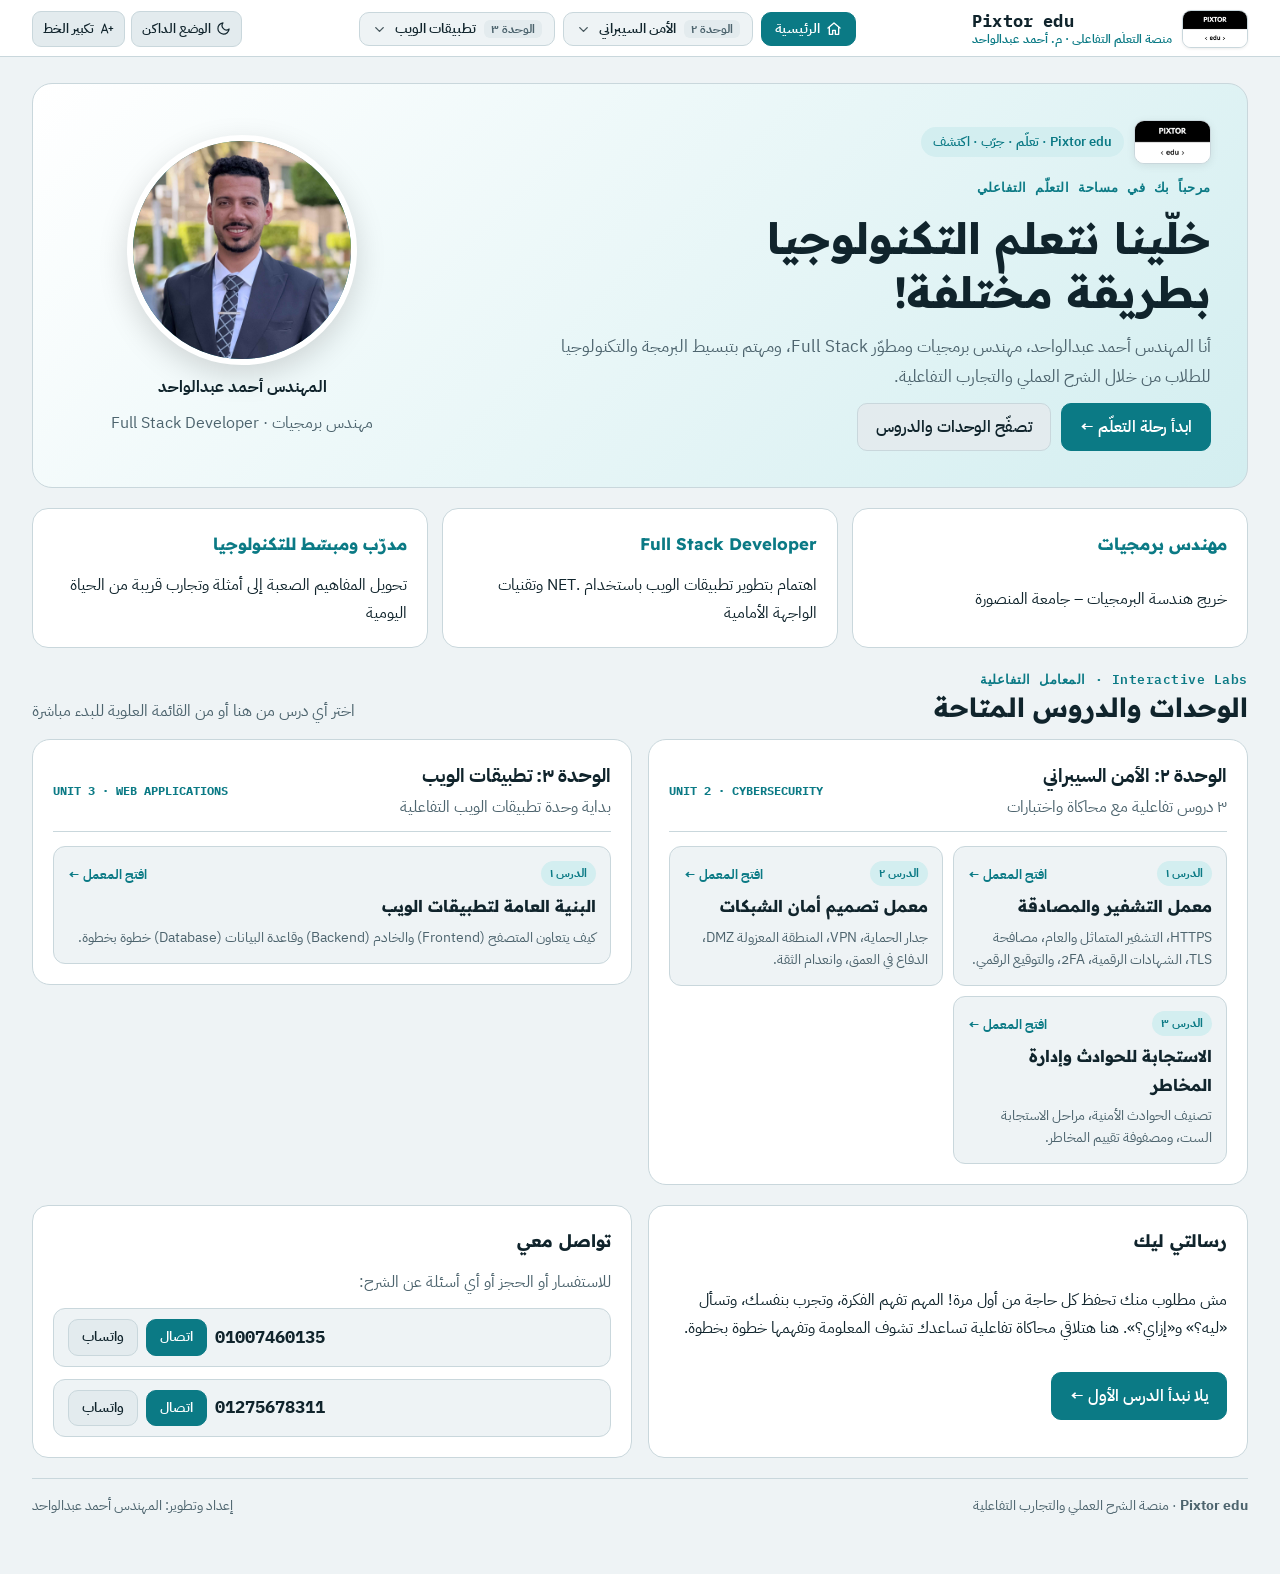
<file: index.html>
<!doctype html>
<html lang="ar" dir="rtl" data-theme="light">
<head>
<meta charset="utf-8">
<meta name="viewport" content="width=device-width,initial-scale=1,viewport-fit=cover">
<title>Pixtor edu — الرئيسية · م. أحمد عبدالواحد</title>
<link rel="stylesheet" href="https://fonts.googleapis.com/css2?family=IBM+Plex+Mono:wght@400;500;700&family=IBM+Plex+Sans+Arabic:wght@400;500;600;700&family=Readex+Pro:wght@500;600;700&display=swap">
<link rel="stylesheet" href="nav.css">
<style>
:root{
  --bg:#EEF3F5; --surface:#FFFFFF; --surface2:#E3EBEE; --fg:#10242C; --muted:#4D646E; --line:#C9D7DC;
  --accent:#0B7A85; --accent-ink:#FFFFFF; --accent-soft:#D3EEF0;
  --good:#17814F; --good-soft:#D8F0E3; --bad:#B8312A; --bad-soft:#F8DDDA;
  --f-display:'Readex Pro','IBM Plex Sans Arabic',system-ui,sans-serif;
  --f-body:'IBM Plex Sans Arabic','Segoe UI',Tahoma,sans-serif;
  --f-mono:'IBM Plex Mono',ui-monospace,Consolas,monospace;
  color-scheme:light;
  box-sizing:border-box;
  padding-top:env(safe-area-inset-top,0px);
  padding-bottom:env(safe-area-inset-bottom,0px);
}
@media (prefers-color-scheme:dark){
  :root:not([data-theme="light"]){
    --bg:#0C1A20; --surface:#132830; --surface2:#1A343E; --fg:#E3EFF2; --muted:#9DB6BE; --line:#27434D;
    --accent:#3FC1CC; --accent-ink:#05262B; --accent-soft:#12383E;
    --good:#4CC98A; --good-soft:#123626; --bad:#FF8A80; --bad-soft:#3E1B19;
    color-scheme:dark;
  }
}
:root[data-theme="dark"]{
  --bg:#0C1A20; --surface:#132830; --surface2:#1A343E; --fg:#E3EFF2; --muted:#9DB6BE; --line:#27434D;
  --accent:#3FC1CC; --accent-ink:#05262B; --accent-soft:#12383E;
  --good:#4CC98A; --good-soft:#123626; --bad:#FF8A80; --bad-soft:#3E1B19;
  color-scheme:dark;
}
*{box-sizing:border-box}
html{font-size:100%;scroll-padding-top:env(safe-area-inset-top,0px)}
body{margin:0;background:var(--bg);color:var(--fg);font-family:var(--f-body);font-size:1rem;line-height:1.75}
body::before{content:"";position:fixed;inset:0 0 auto;height:env(safe-area-inset-top,0px);z-index:30;background:var(--surface)}
h1,h2,h3,h4,p{margin:0}
img{max-width:100%}
main.gutter{padding-block:26px 56px;display:grid;gap:20px}
.kicker{font-family:var(--f-mono);font-size:.82rem;letter-spacing:.04em;color:var(--accent);font-weight:600}
h1{font-family:var(--f-display);font-weight:700;font-size:clamp(1.65rem,3.6vw,2.7rem);line-height:1.25;text-wrap:balance}
h2{font-family:var(--f-display);font-weight:700;font-size:clamp(1.25rem,2.4vw,1.65rem);line-height:1.3}
.lead{font-size:1.08rem;color:var(--muted);max-width:68ch}
.muted{color:var(--muted)}
.row{display:flex;flex-wrap:wrap;gap:10px;align-items:center}
.tag{display:inline-flex;gap:6px;align-items:center;padding:3px 12px;border-radius:999px;font-size:.84rem;font-weight:600;background:var(--accent-soft);color:var(--accent)}
.btn{font:inherit;font-weight:600;border:1px solid var(--line);background:var(--surface2);color:var(--fg);padding:9px 18px;border-radius:10px;cursor:pointer;text-decoration:none;display:inline-flex;align-items:center;justify-content:center;gap:6px;transition:border-color .15s,background .15s,filter .15s}
.btn:hover{border-color:var(--accent)}
.btn.primary{background:var(--accent);border-color:var(--accent);color:var(--accent-ink)}
.btn.primary:hover{filter:brightness(1.08)}
.btn.sm{padding:5px 13px;font-size:.88rem}
.panel{background:var(--surface);border:1px solid var(--line);border-radius:16px;padding:20px;display:grid;gap:12px;min-width:0}
.panel h3{font-family:var(--f-display);font-size:1.08rem}
a:focus-visible,button:focus-visible{outline:3px solid var(--accent);outline-offset:2px}

/* Hero */
.ab-hero{
  display:grid;
  grid-template-columns:minmax(0,1.55fr) minmax(220px,.7fr);
  gap:28px;
  align-items:center;
  padding:clamp(20px,3vw,36px);
  border:1px solid var(--line);
  border-radius:20px;
  background:linear-gradient(135deg,var(--surface) 0%,var(--accent-soft) 100%);
}
.ab-hero-copy{display:grid;gap:12px;min-width:0}
.ab-brand-badge{display:inline-flex;align-items:center;gap:10px;flex-wrap:wrap}
.ab-brand-badge .hero-logo{height:44px;border-radius:10px;overflow:hidden;border:1px solid var(--line);background:#fff;box-shadow:0 2px 8px rgba(0,0,0,.08);flex:none}
.ab-brand-badge .hero-logo img{height:100%;width:auto;aspect-ratio:915/515;display:block;object-fit:cover}
.ab-photo{display:grid;justify-items:center;gap:8px;text-align:center}
.ab-ph{width:clamp(160px,18vw,230px);aspect-ratio:1;border-radius:50%;border:6px solid var(--surface);box-shadow:0 10px 30px rgba(0,0,0,.15);overflow:hidden;background:var(--accent);display:grid;place-items:center;color:var(--accent-ink);font-family:var(--f-display);font-weight:700;font-size:3.2rem}
.ab-ph img{width:100%;height:100%;object-fit:cover;display:block}
@media(max-width:760px){
  .ab-hero{grid-template-columns:minmax(0,1fr);text-align:center;gap:20px}
  .ab-hero .row,.ab-brand-badge{justify-content:center}
  .ab-photo{order:-1}
}

/* Info & Contact grids */
.ab-cards{display:grid;grid-template-columns:repeat(auto-fit,minmax(min(100%,260px),1fr));gap:14px}
.ab-cards .panel b{font-family:var(--f-display);color:var(--accent);font-size:1.05rem}
.two{display:grid;grid-template-columns:repeat(auto-fit,minmax(min(100%,320px),1fr));gap:16px}
.ab-phone{display:flex;flex-wrap:wrap;gap:8px;align-items:center;padding:10px 14px;border:1px solid var(--line);border-radius:12px;background:var(--bg)}
.ab-phone b{font-family:var(--f-mono);direction:ltr;font-size:1.05rem;flex:1 1 8rem}

/* Curriculum hub */
.cur-head{display:flex;justify-content:space-between;align-items:flex-end;gap:12px;flex-wrap:wrap}
.unit-grid{display:grid;grid-template-columns:repeat(auto-fit,minmax(min(100%,380px),1fr));gap:16px;align-items:start}
.unit-card{background:var(--surface);border:1px solid var(--line);border-radius:18px;padding:20px;display:grid;gap:14px;min-width:0}
.unit-card-top{display:flex;justify-content:space-between;align-items:center;gap:10px;flex-wrap:wrap;padding-bottom:10px;border-bottom:1px solid var(--line)}
.unit-card-top .u-en{font-family:var(--f-mono);font-size:.78rem;color:var(--accent);font-weight:700;direction:ltr}
.lesson-list{display:grid;grid-template-columns:repeat(auto-fit,minmax(min(100%,250px),1fr));gap:10px}
.lesson-card{display:grid;gap:6px;align-content:start;padding:14px;border-radius:12px;border:1px solid var(--line);background:var(--bg);color:inherit;text-decoration:none;transition:border-color .15s,transform .15s,background .15s}
.lesson-card:hover{border-color:var(--accent);background:var(--surface2);transform:translateY(-2px)}
.lesson-card-top{display:flex;justify-content:space-between;align-items:center;gap:8px}
.lesson-badge{font-size:.76rem;font-weight:700;padding:2px 9px;border-radius:999px;background:var(--accent-soft);color:var(--accent)}
.lesson-card b{font-family:var(--f-display);font-size:1.02rem;color:var(--fg)}
.lesson-card span.d{font-size:.88rem;color:var(--muted);line-height:1.55}
.lesson-go{font-size:.84rem;font-weight:700;color:var(--accent);margin-top:2px}

.site-footer{display:flex;justify-content:space-between;align-items:center;gap:12px;flex-wrap:wrap;padding-top:14px;border-top:1px solid var(--line);color:var(--muted);font-size:.9rem}
@media(prefers-reduced-motion:reduce){*{transition:none!important}}
</style>
</head>
<body>

<header class="site-top" id="site-top" data-lesson="home">
  <div class="site-nav-mount"></div>
</header>
<script src="nav.js"></script>

<main class="gutter">
  <section class="ab-hero" aria-label="نبذة عن المهندس">
    <div class="ab-hero-copy">
      <div class="ab-brand-badge">
        <span class="hero-logo"><img src="logo.png" alt="Pixtor edu"></span>
        <span class="tag">Pixtor edu · تعلّم · جرّب · اكتشف</span>
      </div>
      <p class="kicker">مرحباً بك في مساحة التعلّم التفاعلي</p>
      <h1>خلّينا نتعلم التكنولوجيا بطريقة مختلفة!</h1>
      <p class="lead">أنا المهندس أحمد عبدالواحد، مهندس برمجيات ومطوّر Full Stack، ومهتم بتبسيط البرمجة والتكنولوجيا للطلاب من خلال الشرح العملي والتجارب التفاعلية.</p>
      <div class="row">
        <a class="btn primary" href="1.html">ابدأ رحلة التعلّم ←</a>
        <a class="btn" href="#curriculum">تصفّح الوحدات والدروس</a>
      </div>
    </div>
    <div class="ab-photo">
      <div class="ab-ph"><img src="1.jpg" alt="صورة المهندس أحمد عبدالواحد" onerror="this.remove()">أحمد</div>
      <strong>المهندس أحمد عبدالواحد</strong>
      <span class="muted">مهندس برمجيات · Full Stack Developer</span>
    </div>
  </section>

  <section class="ab-cards" aria-label="الخبرات والتخصص">
    <div class="panel">
      <b>مهندس برمجيات</b>
      <p>خريج هندسة البرمجيات – جامعة المنصورة</p>
    </div>
    <div class="panel">
      <b>Full Stack Developer</b>
      <p>اهتمام بتطوير تطبيقات الويب باستخدام .NET وتقنيات الواجهة الأمامية</p>
    </div>
    <div class="panel">
      <b>مدرّب ومبسّط للتكنولوجيا</b>
      <p>تحويل المفاهيم الصعبة إلى أمثلة وتجارب قريبة من الحياة اليومية</p>
    </div>
  </section>

  <section id="curriculum" aria-label="الوحدات والدروس التفاعلية">
    <div class="cur-head" style="margin-bottom:14px">
      <div>
        <p class="kicker">Interactive Labs · المعامل التفاعلية</p>
        <h2>الوحدات والدروس المتاحة</h2>
      </div>
      <span class="muted">اختر أي درس من هنا أو من القائمة العلوية للبدء مباشرة</span>
    </div>
    <div class="unit-grid">
      <article class="unit-card">
        <div class="unit-card-top">
          <div>
            <h3>الوحدة ٢: الأمن السيبراني</h3>
            <span class="muted">٣ دروس تفاعلية مع محاكاة واختبارات</span>
          </div>
          <span class="u-en">UNIT 2 · CYBERSECURITY</span>
        </div>
        <div class="lesson-list">
          <a class="lesson-card" href="1.html">
            <div class="lesson-card-top"><span class="lesson-badge">الدرس ١</span><span class="lesson-go">افتح المعمل ←</span></div>
            <b>معمل التشفير والمصادقة</b>
            <span class="d">HTTPS، التشفير المتماثل والعام، مصافحة TLS، الشهادات الرقمية، 2FA، والتوقيع الرقمي.</span>
          </a>
          <a class="lesson-card" href="2.html">
            <div class="lesson-card-top"><span class="lesson-badge">الدرس ٢</span><span class="lesson-go">افتح المعمل ←</span></div>
            <b>معمل تصميم أمان الشبكات</b>
            <span class="d">جدار الحماية، VPN، المنطقة المعزولة DMZ، الدفاع في العمق، وانعدام الثقة.</span>
          </a>
          <a class="lesson-card" href="3.html">
            <div class="lesson-card-top"><span class="lesson-badge">الدرس ٣</span><span class="lesson-go">افتح المعمل ←</span></div>
            <b>الاستجابة للحوادث وإدارة المخاطر</b>
            <span class="d">تصنيف الحوادث الأمنية، مراحل الاستجابة الست، ومصفوفة تقييم المخاطر.</span>
          </a>
        </div>
      </article>

      <article class="unit-card">
        <div class="unit-card-top">
          <div>
            <h3>الوحدة ٣: تطبيقات الويب</h3>
            <span class="muted">بداية وحدة تطبيقات الويب التفاعلية</span>
          </div>
          <span class="u-en">UNIT 3 · WEB APPLICATIONS</span>
        </div>
        <div class="lesson-list">
          <a class="lesson-card" href="web-applications-architecture.html">
            <div class="lesson-card-top"><span class="lesson-badge">الدرس ١</span><span class="lesson-go">افتح المعمل ←</span></div>
            <b>البنية العامة لتطبيقات الويب</b>
            <span class="d">كيف يتعاون المتصفح (Frontend) والخادم (Backend) وقاعدة البيانات (Database) خطوة بخطوة.</span>
          </a>
        </div>
      </article>
    </div>
  </section>

  <section class="two" aria-label="رسالة المهندس والتواصل">
    <div class="panel">
      <h3>رسالتي ليك</h3>
      <p>مش مطلوب منك تحفظ كل حاجة من أول مرة! المهم تفهم الفكرة، وتجرب بنفسك، وتسأل «ليه؟» و«إزاي؟». هنا هتلاقي محاكاة تفاعلية تساعدك تشوف المعلومة وتفهمها خطوة بخطوة.</p>
      <div><a class="btn primary" href="1.html">يلا نبدأ الدرس الأول ←</a></div>
    </div>
    <div class="panel">
      <h3>تواصل معي</h3>
      <p class="muted">للاستفسار أو الحجز أو أي أسئلة عن الشرح:</p>
      <div class="ab-phone"><b>01007460135</b><a class="btn sm primary" href="tel:+201007460135">اتصال</a><a class="btn sm" href="https://wa.me/201007460135" target="_blank" rel="noopener">واتساب</a></div>
      <div class="ab-phone"><b>01275678311</b><a class="btn sm primary" href="tel:+201275678311">اتصال</a><a class="btn sm" href="https://wa.me/201275678311" target="_blank" rel="noopener">واتساب</a></div>
    </div>
  </section>

  <footer class="site-footer">
    <span><strong>Pixtor edu</strong> · منصة الشرح العملي والتجارب التفاعلية</span>
    <span>إعداد وتطوير: المهندس أحمد عبدالواحد</span>
  </footer>
</main>

</body>
</html>
</file>
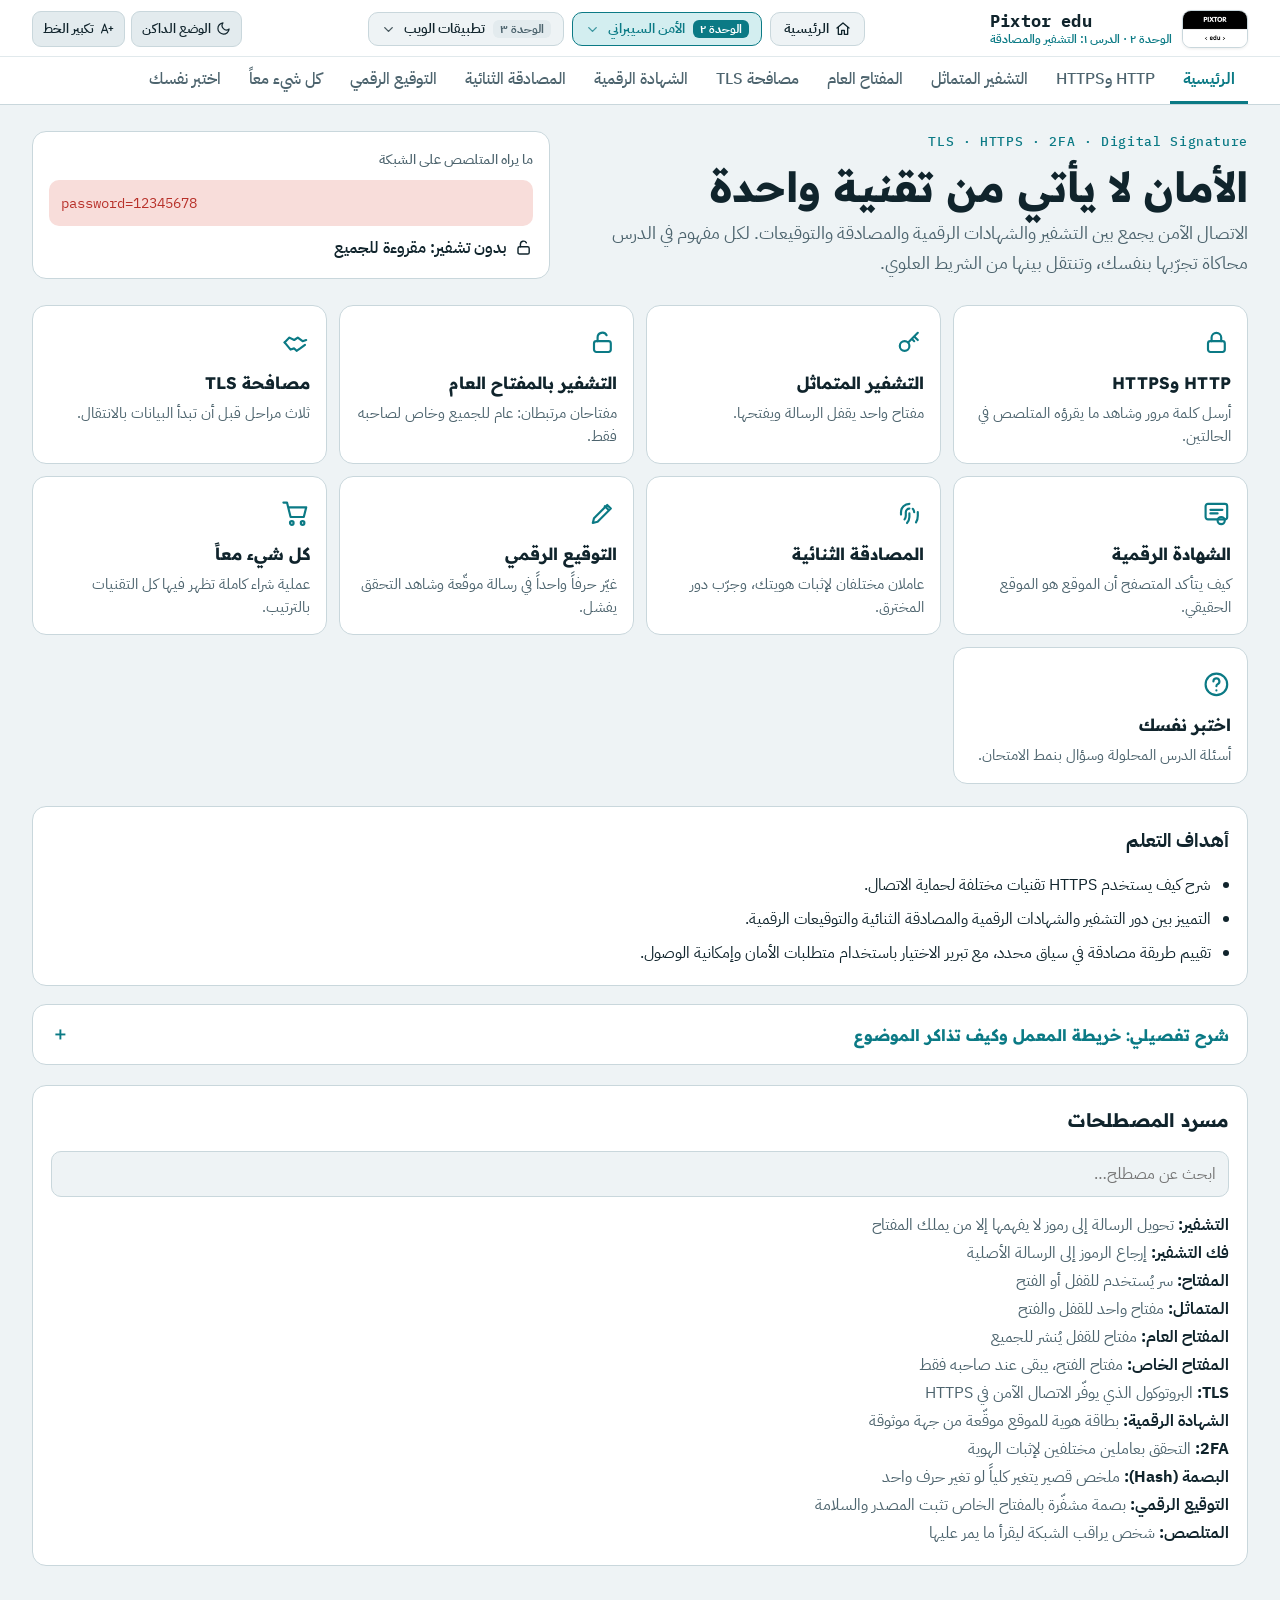
<file: 1.html>
<!doctype html><html lang="ar" dir="rtl" data-theme="light"><head><meta charset=utf8><meta name=viewport content="width=device-width,initial-scale=1,viewport-fit=cover"><link rel="stylesheet" href="nav.css"><style>:root{color-scheme:light;box-sizing:border-box;padding-top:env(safe-area-inset-top,0px);padding-bottom:env(safe-area-inset-bottom,0px)}html{scroll-padding-top:env(safe-area-inset-top,0px)}body{margin:0;padding:0;font:14px -apple-system,BlinkMacSystemFont,sans-serif;background:#fff;color:#000}img{max-width:100%}[hidden]:not([hidden=until-found i]){display:none!important}</style></head><body>
<title>معمل التشفير والمصادقة — Pixtor edu</title>
<meta name="claude:viewport-fit-sides" content="cover">
<link rel="stylesheet" href="https://fonts.googleapis.com/css2?family=IBM+Plex+Mono:wght@400;500&family=IBM+Plex+Sans+Arabic:wght@400;500;600;700&family=Readex+Pro:wght@500;600;700&display=swap">
<style>
/* Layout: sticky tab bar on top; each concept is one screen = lesson header + live simulation panel + short takeaway panel */
:root{
  --bg:#EEF3F5; --surface:#FFFFFF; --surface2:#E3EBEE; --fg:#10242C; --muted:#4D646E; --line:#C9D7DC;
  --accent:#0B7A85; --accent-ink:#FFFFFF; --accent-soft:#D3EEF0;
  --good:#17814F; --good-soft:#D8F0E3; --bad:#B8312A; --bad-soft:#F8DDDA; --bad-ink:#FFFFFF;
  --warn:#8F5400; --warn-soft:#FBEBCB;
  --cipher:#5B3FA8; --cipher-soft:#E7E0F7;
  --f-display:'Readex Pro','IBM Plex Sans Arabic',system-ui,sans-serif;
  --f-body:'IBM Plex Sans Arabic','Segoe UI',Tahoma,sans-serif;
  --f-mono:'IBM Plex Mono',ui-monospace,Consolas,monospace;
}
@media (prefers-color-scheme: dark){
  :root:not([data-theme="light"]){
    --bg:#0C1A20; --surface:#132830; --surface2:#1A343E; --fg:#E3EFF2; --muted:#9DB6BE; --line:#27434D;
    --accent:#3FC1CC; --accent-ink:#05262B; --accent-soft:#12383E;
    --good:#4CC98A; --good-soft:#123626; --bad:#FF8A80; --bad-soft:#3E1B19; --bad-ink:#2A0A08;
    --warn:#F2B04C; --warn-soft:#3B2C0E;
    --cipher:#B9A4F5; --cipher-soft:#2A2250;
    color-scheme:dark;
  }
}
:root[data-theme="dark"]{
  --bg:#0C1A20; --surface:#132830; --surface2:#1A343E; --fg:#E3EFF2; --muted:#9DB6BE; --line:#27434D;
  --accent:#3FC1CC; --accent-ink:#05262B; --accent-soft:#12383E;
  --good:#4CC98A; --good-soft:#123626; --bad:#FF8A80; --bad-soft:#3E1B19; --bad-ink:#2A0A08;
  --warn:#F2B04C; --warn-soft:#3B2C0E;
  --cipher:#B9A4F5; --cipher-soft:#2A2250;
  color-scheme:dark;
}
*{box-sizing:border-box}
html{font-size:100%}
html.big{font-size:118%}
body{background:var(--bg);color:var(--fg);font-family:var(--f-body);font-size:1rem;line-height:1.75}
body::before{content:"";position:fixed;inset:0 0 auto;height:env(safe-area-inset-top,0px);z-index:30;background:var(--surface)}
.gutter{padding-left:max(16px,env(safe-area-inset-left,0px));padding-right:max(16px,env(safe-area-inset-right,0px))}
h1,h2,h3,h4,p{margin:0}
.i{width:1.2em;height:1.2em;fill:none;stroke:currentColor;stroke-width:1.8;stroke-linecap:round;stroke-linejoin:round;vertical-align:-.22em;flex:none}

/* detailed lesson explanations */
.top-actions{gap:8px}
.lesson-detail{margin-top:18px;background:var(--surface);border:1px solid var(--line);border-radius:14px;padding:0;overflow:hidden}
.lesson-detail>summary{list-style:none;display:flex;align-items:center;justify-content:space-between;gap:12px;padding:14px 18px;color:var(--accent);font-family:var(--f-display);font-weight:700;cursor:pointer}
.lesson-detail>summary::-webkit-details-marker{display:none}
.lesson-detail>summary::after{content:"＋";font-family:var(--f-mono);font-size:1.1rem}
.lesson-detail[open]>summary::after{content:"−"}
.lesson-detail .detail-body{padding:0 18px 18px;display:grid;gap:14px}
.lesson-detail h3{font-family:var(--f-display);font-size:1rem;color:var(--fg);margin-bottom:4px}
.lesson-detail p{color:var(--muted)}
.lesson-detail ul{margin:6px 0 0;padding-inline-start:1.25rem;display:grid;gap:6px}
.lesson-detail li::marker{color:var(--accent)}
.lesson-detail .detail-callout{padding:10px 12px;border-radius:10px;background:var(--accent-soft);color:var(--fg)}
.lesson-detail .detail-grid{display:grid;grid-template-columns:repeat(2,minmax(0,1fr));gap:12px}
.lesson-detail .detail-card{padding:12px;border:1px solid var(--line);border-radius:10px;background:var(--bg)}
@media(max-width:600px){.lesson-detail .detail-grid{grid-template-columns:minmax(0,1fr)}.top-actions{gap:6px}.top-actions .btn{padding-inline:9px}}

/* top bar */
.top{position:sticky;top:env(safe-area-inset-top,0px);z-index:20;background:var(--surface);border-bottom:1px solid var(--line)}
.topin{display:flex;align-items:center;justify-content:space-between;gap:12px;padding-block:10px 2px;max-width:1160px;margin-inline:auto}
.brand{display:flex;align-items:center;gap:10px;color:var(--fg);text-decoration:none;font-family:var(--f-display);font-weight:700;font-size:1.1rem}
.brand .logo{display:grid;place-items:center;width:34px;height:34px;border-radius:10px;background:var(--accent);color:var(--accent-ink)}
.tabs{display:flex;gap:2px;overflow-x:auto;max-width:1160px;margin-inline:auto;scrollbar-width:thin}
.tabs a{color:var(--muted);text-decoration:none;padding:8px 13px;border-bottom:3px solid transparent;font-weight:500;white-space:nowrap}
.tabs a:hover{color:var(--fg)}
.tabs a[aria-current="page"]{color:var(--accent);border-color:var(--accent);font-weight:700}
a:focus-visible,button:focus-visible,input:focus-visible,textarea:focus-visible,summary:focus-visible{outline:3px solid var(--accent);outline-offset:2px}

main{max-width:1160px;margin-inline:auto;padding-block:26px 64px}
.view[hidden]{display:none}
.kicker{font-family:var(--f-mono);font-size:.8rem;letter-spacing:.05em;color:var(--accent);direction:ltr;text-align:right;font-weight:500}
.vhead{display:grid;gap:6px;margin-bottom:20px}
h1{font-family:var(--f-display);font-weight:700;font-size:clamp(1.7rem,4.4vw,2.6rem);line-height:1.25;text-wrap:balance}
.lead{font-size:1.1rem;color:var(--muted);max-width:62ch}
.grid2{display:grid;grid-template-columns:minmax(0,1.75fr) minmax(0,1fr);gap:20px;align-items:start}
@media (max-width:900px){.grid2{grid-template-columns:minmax(0,1fr)}}
.panel{background:var(--surface);border:1px solid var(--line);border-radius:14px;padding:18px;display:grid;gap:14px;min-width:0}
.note h3{font-family:var(--f-display);font-size:1.05rem}
.note ul{margin:0;padding-inline-start:1.15rem;display:grid;gap:8px}
.note li::marker{color:var(--accent)}
.try{padding:9px 13px;border-radius:10px;background:var(--accent-soft);font-size:.95rem}
.try b{color:var(--accent)}
.lbl{display:block;font-size:.85rem;color:var(--muted);font-weight:500}
.muted{color:var(--muted)}
.row{display:flex;flex-wrap:wrap;gap:10px;align-items:center}
.two{display:grid;grid-template-columns:repeat(2,minmax(0,1fr));gap:12px}
@media (max-width:560px){.two{grid-template-columns:minmax(0,1fr)}}

/* controls */
.btn{font:inherit;font-weight:600;border:1px solid var(--line);background:var(--surface2);color:var(--fg);padding:8px 16px;border-radius:10px;cursor:pointer;transition:background .15s,border-color .15s}
.btn:hover{border-color:var(--accent)}
.btn.primary{background:var(--accent);border-color:var(--accent);color:var(--accent-ink)}
.btn.primary:hover{filter:brightness(1.08)}
.btn.sm{padding:4px 12px;font-size:.88rem}
.btn:disabled{opacity:.45;cursor:not-allowed}
.btn[aria-pressed="true"]{background:var(--accent-soft);border-color:var(--accent);color:var(--accent)}
.inp{font:inherit;width:100%;padding:8px 12px;border:1px solid var(--line);border-radius:10px;background:var(--bg);color:var(--fg)}
textarea.inp{resize:vertical}
input[type=range]{width:100%;accent-color:var(--accent)}
.seg{display:inline-flex;border:1px solid var(--line);border-radius:10px;overflow:hidden}
.seg button{font:inherit;font-weight:700;padding:7px 22px;background:var(--surface);color:var(--muted);border:0;cursor:pointer;font-family:var(--f-mono)}
.seg button[aria-pressed="true"]{background:var(--accent);color:var(--accent-ink)}
.seg button[data-v="http"][aria-pressed="true"]{background:var(--bad);color:var(--bad-ink)}
.check{display:flex;gap:8px;align-items:center;cursor:pointer}
.check input{width:1.1rem;height:1.1rem;accent-color:var(--accent)}

.tag{display:inline-flex;gap:6px;align-items:center;padding:1px 10px;border-radius:999px;font-size:.84rem;font-weight:600;background:var(--surface2);color:var(--fg)}
.tag.good{background:var(--good-soft);color:var(--good)}
.tag.bad{background:var(--bad-soft);color:var(--bad)}
.tag.warn{background:var(--warn-soft);color:var(--warn)}
.tag.info{background:var(--accent-soft);color:var(--accent)}
.chip{display:inline-flex;gap:6px;align-items:center;padding:2px 10px;border-radius:8px;background:var(--surface2);font-size:.88rem}
.chip em{font-style:normal;color:var(--accent);font-weight:600}
.mono{font-family:var(--f-mono);direction:ltr;text-align:left;unicode-bidi:isolate;overflow-wrap:anywhere;font-size:.88rem;line-height:1.6}
.out{border:1px dashed var(--line);border-radius:10px;padding:9px 12px;min-height:2.9rem;background:var(--bg);overflow-wrap:anywhere}
.out.cipher{background:var(--cipher-soft);color:var(--cipher);border-color:transparent}
.out.good{background:var(--good-soft);color:var(--good);border-color:transparent}
.out.bad{background:var(--bad-soft);color:var(--bad);border-color:transparent}
mark{background:var(--bad);color:var(--bad-ink);padding:0 4px;border-radius:4px;font-weight:700}
.keybadge{display:inline-flex;align-items:center;gap:6px;padding:1px 10px;border-radius:8px;background:var(--warn-soft);color:var(--warn);font-weight:700;font-family:var(--f-mono)}

/* browser mock */
.browser{border:1px solid var(--line);border-radius:12px;overflow:hidden;background:var(--surface)}
.bbar{display:flex;gap:8px;align-items:center;padding:8px 10px;background:var(--surface2);border-bottom:1px solid var(--line)}
.url{flex:1;min-width:0;display:flex;align-items:center;gap:6px;padding:4px 12px;border-radius:999px;background:var(--bg);font-family:var(--f-mono);font-size:.85rem;direction:ltr;white-space:nowrap;overflow:hidden}
.url span{overflow:hidden;text-overflow:ellipsis}
.url.safe .i{color:var(--good)}
.url.unsafe .i{color:var(--bad)}
.bpage{padding:16px;display:grid;gap:12px}

/* stage with flying packets */
.stage{position:relative;display:flex;justify-content:space-between;align-items:flex-start;gap:8px;padding:18px 10px 10px;border-radius:12px;background:var(--bg);border:1px solid var(--line);overflow:hidden}
.wire{position:absolute;left:12%;right:12%;top:46px;height:2px;background:repeating-linear-gradient(90deg,var(--line) 0 8px,transparent 8px 14px)}
.node{position:relative;z-index:1;display:flex;flex-direction:column;align-items:center;gap:4px;text-align:center;width:clamp(78px,24%,130px);font-size:.85rem;line-height:1.4}
.node .ico{width:56px;height:56px;border-radius:16px;display:grid;place-items:center;background:var(--surface);border:2px solid var(--line);color:var(--fg);transition:box-shadow .2s,border-color .2s}
.node .ico .i{width:28px;height:28px}
.node .ico.on{border-color:var(--accent);color:var(--accent);box-shadow:0 0 0 4px var(--accent-soft)}
.node .ico.watch{border-color:var(--bad);color:var(--bad);box-shadow:0 0 0 4px var(--bad-soft)}
.node .slot{min-height:1.7rem;display:flex;flex-direction:column;gap:3px;align-items:center}
.packet{position:absolute;z-index:5;max-width:9.5rem;padding:3px 10px;border-radius:8px;font-family:var(--f-mono);font-size:.76rem;white-space:nowrap;overflow:hidden;text-overflow:ellipsis;direction:ltr;pointer-events:none}
.packet.plain{background:var(--bad-soft);color:var(--bad);border:1px solid var(--bad)}
.packet.cipher{background:var(--cipher-soft);color:var(--cipher);border:1px solid var(--cipher)}
.packet.ok{background:var(--good-soft);color:var(--good);border:1px solid var(--good)}
.packet.info{background:var(--accent-soft);color:var(--accent);border:1px solid var(--accent)}

/* home */
.hero{display:grid;grid-template-columns:minmax(0,1.3fr) minmax(0,1fr);gap:24px;align-items:center;margin-bottom:26px}
@media (max-width:760px){.hero{grid-template-columns:minmax(0,1fr)}}
.hero .vhead{margin:0}
.demo{background:var(--surface);border:1px solid var(--line);border-radius:14px;padding:16px;display:grid;gap:8px}
.demo-line{padding:12px;border-radius:10px;background:var(--bad-soft);color:var(--bad);transition:opacity .25s}
.demo-line.cipher{background:var(--cipher-soft);color:var(--cipher)}
.demo-cap{display:flex;gap:8px;align-items:center;font-weight:600}
.cards{display:grid;grid-template-columns:minmax(0,1fr);gap:12px;margin-bottom:22px}
@media (min-width:640px){.cards{grid-template-columns:repeat(3,minmax(0,1fr))}}
a.card{display:grid;gap:4px;align-content:start;padding:16px;background:var(--surface);border:1px solid var(--line);border-radius:14px;color:inherit;text-decoration:none;transition:border-color .15s,transform .15s}
a.card:hover{border-color:var(--accent);transform:translateY(-2px)}
a.card .ci{color:var(--accent);font-size:1.5rem}
a.card b{font-family:var(--f-display);font-size:1.05rem}
a.card span.d{color:var(--muted);font-size:.92rem;line-height:1.55}
.goals ul{margin:0;padding-inline-start:1.15rem;display:grid;gap:6px}

/* symmetric */
.sgrid{display:grid;grid-template-columns:repeat(2,minmax(0,1fr));grid-template-areas:"s r" "c c";gap:14px}
.sgrid .ps{grid-area:s}.sgrid .pr{grid-area:r}.sgrid .pc{grid-area:c}
@media (max-width:640px){.sgrid{grid-template-columns:minmax(0,1fr);grid-template-areas:"s" "c" "r"}}
.person{display:grid;gap:8px;padding:14px;border:1px solid var(--line);border-radius:12px;background:var(--bg);align-content:start}
.person h3{font-family:var(--f-display);font-size:1rem;display:flex;gap:8px;align-items:center}
.keyrow{display:flex;justify-content:space-between;align-items:center}
.strip{overflow-x:auto;padding-block:4px}
.srow{display:flex;gap:4px;align-items:center;margin-block:4px;min-width:max-content}
.srow i{font-style:normal;width:30px;height:32px;display:grid;place-items:center;border:1px solid var(--line);border-radius:6px;background:var(--surface);font-weight:600}
.srow i.sh{background:var(--cipher-soft);color:var(--cipher);border-color:transparent}
.sl{width:3.8rem;font-size:.78rem;color:var(--muted)}

/* public key */
.steps{list-style:none;margin:0;padding:0;display:grid;gap:14px}
.steps>li{display:grid;grid-template-columns:auto minmax(0,1fr);gap:12px;align-items:start}
.num{width:30px;height:30px;border-radius:50%;background:var(--accent);color:var(--accent-ink);display:grid;place-items:center;font-weight:700;font-family:var(--f-mono)}
.keytile{display:grid;gap:4px;padding:12px;border:1px solid var(--line);border-radius:12px;background:var(--bg)}
.keytile b{display:flex;gap:6px;align-items:center}
.blur{filter:blur(6px);cursor:pointer;user-select:none}
details{border:1px solid var(--line);border-radius:10px;padding:8px 12px;background:var(--bg)}
summary{cursor:pointer;font-weight:600}

/* handshake */
.phases{list-style:none;margin:0;padding:0;display:grid;grid-template-columns:repeat(3,minmax(0,1fr));gap:8px}
@media (max-width:640px){.phases{grid-template-columns:minmax(0,1fr)}}
.phases li{padding:10px;border:1px solid var(--line);border-radius:10px;background:var(--bg);opacity:.6;transition:opacity .2s,background .2s}
.phases li b{display:block;font-family:var(--f-display);font-size:.95rem}
.phases li span{display:block;color:var(--muted);font-size:.8rem}
.phases li.cur{opacity:1;border-color:var(--accent);background:var(--accent-soft)}
.phases li.done{opacity:1}
.now{padding:12px;border-radius:12px;background:var(--bg);border:1px solid var(--line);display:grid;gap:6px;min-height:6.5rem}
.dots{display:flex;gap:6px}
.dots i{width:10px;height:10px;border-radius:50%;background:var(--line)}
.dots i.on{background:var(--accent)}
.checks{list-style:none;margin:6px 0 0;padding:0;display:grid;gap:6px}
.checks li{display:flex;gap:8px;align-items:center;padding:6px 10px;border-radius:8px;background:var(--surface);border:1px solid var(--line);font-size:.92rem}
.checks li .st{width:1.3em;display:grid;place-items:center;flex:none;color:var(--muted)}
.checks li.pass{border-color:var(--good)}.checks li.pass .st{color:var(--good)}
.checks li.fail{border-color:var(--bad)}.checks li.fail .st{color:var(--bad)}
.sp{width:1em;height:1em;border:2px solid var(--line);border-top-color:var(--accent);border-radius:50%;display:inline-block;animation:spin .7s linear infinite}
@keyframes spin{to{transform:rotate(360deg)}}

/* certificate */
.cert{border:2px solid var(--accent);border-radius:12px;padding:14px;background:var(--surface);display:grid;gap:8px}
.cert h4{display:flex;gap:8px;align-items:center;font-family:var(--f-display);font-size:1rem}
.cert dl{display:grid;grid-template-columns:auto minmax(0,1fr);gap:4px 12px;margin:0}
.cert dt{color:var(--muted);font-size:.85rem}
.cert dd{margin:0;font-weight:600;overflow-wrap:anywhere}
.cert .sigline{font-size:.82rem;color:var(--muted);border-top:1px dashed var(--line);padding-top:6px}
.warnpage{background:var(--bad-soft);border-radius:10px;padding:16px;display:grid;gap:8px;justify-items:center;text-align:center}
.warnpage .i{width:2.4rem;height:2.4rem;color:var(--bad)}
.warnpage ul{margin:0;padding:0;list-style:none;display:grid;gap:4px;color:var(--bad);font-weight:600}
.okpage{background:var(--good-soft);border-radius:10px;padding:16px;display:grid;gap:6px}
.fakepage{background:var(--warn-soft);border-radius:10px;padding:16px;display:grid;gap:6px}
.certgrid{display:grid;grid-template-columns:repeat(2,minmax(0,1fr));gap:14px}
@media (max-width:700px){.certgrid{grid-template-columns:minmax(0,1fr)}}

/* auth */
.tiles3{display:grid;grid-template-columns:repeat(3,minmax(0,1fr));gap:12px;margin-bottom:20px}
@media (max-width:700px){.tiles3{grid-template-columns:minmax(0,1fr)}}
.tile{padding:14px;border:1px solid var(--line);border-radius:12px;background:var(--surface);display:grid;gap:4px;align-content:start}
.tile .ti{color:var(--accent);font-size:1.7rem}
.tile b{font-family:var(--f-display)}
.authgrid{display:grid;grid-template-columns:minmax(0,1fr) minmax(0,210px);gap:16px;align-items:start}
@media (max-width:700px){.authgrid{grid-template-columns:minmax(0,1fr)}}
.phone{width:min(100%,210px);border:3px solid var(--fg);border-radius:22px;padding:12px;min-height:150px;background:var(--bg);margin-inline:auto}
.msg{background:var(--accent-soft);padding:8px 10px;border-radius:10px;margin-top:8px;font-size:.88rem}
.fpad{width:96px;height:96px;border-radius:50%;border:3px solid var(--line);display:grid;place-items:center;margin:4px auto;cursor:pointer;background:var(--bg);color:var(--accent);padding:0}
.fpad .i{width:48px;height:48px}
.fpad.scan{border-color:var(--accent);animation:pulse 1s ease-in-out}
@keyframes pulse{50%{box-shadow:0 0 0 12px var(--accent-soft)}}
.ccard{display:grid;gap:6px;padding:12px 14px;border-radius:12px;background:var(--surface2);border:1px solid var(--line);font-family:var(--f-mono);direction:ltr;font-size:.9rem}
.reqs{display:flex;flex-wrap:wrap;gap:8px;align-items:center}
.result{padding:14px;border-radius:12px;display:grid;gap:6px}
.result.good{background:var(--good-soft);color:var(--good)}
.result.bad{background:var(--bad-soft);color:var(--bad)}
.result p{color:var(--fg)}
.shake{animation:shake .3s}
@keyframes shake{25%{transform:translateX(-6px)}75%{transform:translateX(6px)}}

/* signature */
.sig3{display:grid;gap:14px}
.numbox{display:flex;justify-content:space-between;gap:10px;align-items:center;padding:8px 12px;border-radius:10px;background:var(--bg);border:1px solid var(--line)}
.numbox b{font-family:var(--f-mono);direction:ltr}

/* all in one */
.stepper{display:flex;flex-wrap:wrap;gap:8px}
.stepper .btn{display:flex;gap:8px;align-items:center}
.stepper .btn .num{width:22px;height:22px;font-size:.8rem}
.badges{list-style:none;margin:0;padding:0;display:grid;gap:8px}
.badges li{display:grid;grid-template-columns:auto minmax(0,1fr);gap:10px;padding:10px;border:1px solid var(--line);border-radius:10px;background:var(--bg);opacity:.5;transition:opacity .25s,border-color .25s,background .25s}
.badges li.lit{opacity:1;border-color:var(--good);background:var(--good-soft)}
.badges li b{display:block;font-family:var(--f-display);font-size:.95rem}
.badges li span.d{font-size:.85rem;color:var(--muted)}
.orderrow{display:flex;justify-content:space-between;gap:10px;padding:6px 0;border-bottom:1px dashed var(--line)}

/* quiz */
.quiz{max-width:780px;display:grid;gap:18px}
.q{display:grid;gap:8px;padding:14px;border:1px solid var(--line);border-radius:12px;background:var(--bg)}
.q.done-good{border-color:var(--good)}
.q.done-bad{border-color:var(--bad)}
.q .opts{display:flex;flex-wrap:wrap;gap:8px}
.fb{font-size:.92rem}
.score{position:sticky;bottom:12px;justify-self:start}

@media (prefers-reduced-motion:reduce){*{animation:none!important;transition:none!important}}
</style>

<svg width="0" height="0" style="position:absolute" aria-hidden="true">
<defs>
<symbol id="i-lock" viewBox="0 0 24 24"><rect x="5" y="11" width="14" height="9" rx="2"/><path d="M8 11V8a4 4 0 0 1 8 0v3"/></symbol>
<symbol id="i-unlock" viewBox="0 0 24 24"><rect x="5" y="11" width="14" height="9" rx="2"/><path d="M8 11V8a4 4 0 0 1 7.5-2"/></symbol>
<symbol id="i-key" viewBox="0 0 24 24"><circle cx="8" cy="15" r="4"/><path d="M11 12l8-8M16 7l3 3M14 9l2 2"/></symbol>
<symbol id="i-monitor" viewBox="0 0 24 24"><rect x="3" y="4" width="18" height="12" rx="2"/><path d="M8 20h8M12 16v4"/></symbol>
<symbol id="i-server" viewBox="0 0 24 24"><rect x="3" y="4" width="18" height="6" rx="1.5"/><rect x="3" y="14" width="18" height="6" rx="1.5"/><path d="M7 7h.01M7 17h.01"/></symbol>
<symbol id="i-eye" viewBox="0 0 24 24"><path d="M2 12s4-7 10-7 10 7 10 7-4 7-10 7S2 12 2 12z"/><circle cx="12" cy="12" r="3"/></symbol>
<symbol id="i-shield" viewBox="0 0 24 24"><path d="M12 3l8 3v6c0 5-3.5 8-8 9-4.5-1-8-4-8-9V6z"/><path d="M9 12l2 2 4-4"/></symbol>
<symbol id="i-phone" viewBox="0 0 24 24"><rect x="7" y="2" width="10" height="20" rx="2"/><path d="M11 18h2"/></symbol>
<symbol id="i-finger" viewBox="0 0 24 24"><path d="M12 4a7 7 0 0 0-7 7v2"/><path d="M12 8a3 3 0 0 0-3 3v3a5 5 0 0 1-1 3"/><path d="M12 12v3a8 8 0 0 1-2 5"/><path d="M16 11a4 4 0 0 0-1.2-2.8"/><path d="M19 11v3c0 2-.5 4-1.5 5.5"/></symbol>
<symbol id="i-card" viewBox="0 0 24 24"><rect x="2" y="5" width="20" height="14" rx="2"/><path d="M2 10h20M6 15h4"/></symbol>
<symbol id="i-check" viewBox="0 0 24 24"><path d="M5 12l5 5 9-10"/></symbol>
<symbol id="i-cross" viewBox="0 0 24 24"><path d="M6 6l12 12M18 6L6 18"/></symbol>
<symbol id="i-cert" viewBox="0 0 24 24"><rect x="3" y="4" width="18" height="13" rx="2"/><path d="M7 9h10M7 12h6"/><circle cx="16" cy="18" r="3"/></symbol>
<symbol id="i-pen" viewBox="0 0 24 24"><path d="M4 20l4-1 11-11-3-3L5 16z"/><path d="M14 6l3 3"/></symbol>
<symbol id="i-warn" viewBox="0 0 24 24"><path d="M12 3l10 18H2z"/><path d="M12 10v5M12 18h.01"/></symbol>
<symbol id="i-brain" viewBox="0 0 24 24"><path d="M9 4a3 3 0 0 0-3 3 3 3 0 0 0-2 5 3 3 0 0 0 2 5 3 3 0 0 0 6 1V5a2 2 0 0 0-3-1z"/><path d="M15 4a3 3 0 0 1 3 3 3 3 0 0 1 2 5 3 3 0 0 1-2 5 3 3 0 0 1-6 1"/></symbol>
<symbol id="i-cart" viewBox="0 0 24 24"><circle cx="9" cy="20" r="1.5"/><circle cx="18" cy="20" r="1.5"/><path d="M2 3h3l3 12h11l2-8H6"/></symbol>
<symbol id="i-quiz" viewBox="0 0 24 24"><circle cx="12" cy="12" r="9"/><path d="M9.5 9.5a2.5 2.5 0 1 1 3.5 2.3c-.7.4-1 .9-1 1.7M12 17h.01"/></symbol>
<symbol id="i-handshake" viewBox="0 0 24 24"><path d="M3 12l4-4 4 2 3-2 4 3 3-1"/><path d="M3 12l5 6 3-1 2 2 3-2 4-3"/></symbol>
</defs>
</svg>

<header class="site-top" id="site-top" data-lesson="u2l1">
  <div class="site-nav-mount"></div>
  <nav class="gutter tabs" id="tabs" aria-label="مفاهيم الدرس"></nav>
</header>
<script src="nav.js"></script>

<main class="gutter">

<!-- ============ HOME ============ -->
<section class="view" id="v-home">
  <div class="hero">
    <div class="vhead">
      <p class="kicker">TLS · HTTPS · 2FA · Digital Signature</p>
      <h1>الأمان لا يأتي من تقنية واحدة</h1>
      <p class="lead">الاتصال الآمن يجمع بين التشفير والشهادات الرقمية والمصادقة والتوقيعات. لكل مفهوم في الدرس محاكاة تجرّبها بنفسك، وتنتقل بينها من الشريط العلوي.</p>
    </div>
    <div class="demo" aria-hidden="true">
      <span class="lbl">ما يراه المتلصص على الشبكة</span>
      <div class="demo-line mono" id="demo-line">password=12345678</div>
      <p class="demo-cap"><span id="demo-ic" data-ic="unlock"></span><span id="demo-label">بدون تشفير: مقروءة للجميع</span></p>
    </div>
  </div>
  <div class="cards">
    <a class="card" href="#https"><span class="ci" data-ic="lock"></span><b>HTTP وHTTPS</b><span class="d">أرسل كلمة مرور وشاهد ما يقرؤه المتلصص في الحالتين.</span></a>
    <a class="card" href="#symmetric"><span class="ci" data-ic="key"></span><b>التشفير المتماثل</b><span class="d">مفتاح واحد يقفل الرسالة ويفتحها.</span></a>
    <a class="card" href="#public-key"><span class="ci" data-ic="unlock"></span><b>التشفير بالمفتاح العام</b><span class="d">مفتاحان مرتبطان: عام للجميع وخاص لصاحبه فقط.</span></a>
    <a class="card" href="#handshake"><span class="ci" data-ic="handshake"></span><b>مصافحة TLS</b><span class="d">ثلاث مراحل قبل أن تبدأ البيانات بالانتقال.</span></a>
    <a class="card" href="#certificate"><span class="ci" data-ic="cert"></span><b>الشهادة الرقمية</b><span class="d">كيف يتأكد المتصفح أن الموقع هو الموقع الحقيقي.</span></a>
    <a class="card" href="#auth"><span class="ci" data-ic="finger"></span><b>المصادقة الثنائية</b><span class="d">عاملان مختلفان لإثبات هويتك، وجرّب دور المخترق.</span></a>
    <a class="card" href="#signature"><span class="ci" data-ic="pen"></span><b>التوقيع الرقمي</b><span class="d">غيّر حرفاً واحداً في رسالة موقّعة وشاهد التحقق يفشل.</span></a>
    <a class="card" href="#all-in-one"><span class="ci" data-ic="cart"></span><b>كل شيء معاً</b><span class="d">عملية شراء كاملة تظهر فيها كل التقنيات بالترتيب.</span></a>
    <a class="card" href="#quiz"><span class="ci" data-ic="quiz"></span><b>اختبر نفسك</b><span class="d">أسئلة الدرس المحلولة وسؤال بنمط الامتحان.</span></a>
  </div>
  <div class="panel goals">
    <h3>أهداف التعلم</h3>
    <ul>
      <li>شرح كيف يستخدم HTTPS تقنيات مختلفة لحماية الاتصال.</li>
      <li>التمييز بين دور التشفير والشهادات الرقمية والمصادقة الثنائية والتوقيعات الرقمية.</li>
      <li>تقييم طريقة مصادقة في سياق محدد، مع تبرير الاختيار باستخدام متطلبات الأمان وإمكانية الوصول.</li>
    </ul>
  </div>
<details class="lesson-detail">
  <summary>شرح تفصيلي: خريطة المعمل وكيف تذاكر الموضوع</summary>
  <div class="detail-body">
    <div><h3>الفكرة الرئيسية</h3><p>أمان المواقع ليس زرّاً واحداً ولا خوارزمية واحدة. عندما تدخل إلى موقع أو ترسل كلمة مرور أو تنفّذ عملية شراء، نحتاج إلى أكثر من ضمان: إخفاء البيانات عن المتلصص، التأكد من هوية الموقع، التأكد من هوية المستخدم، والتأكد من أن الرسالة لم يتم العبث بها.</p></div>
    <div class="detail-grid">
      <div class="detail-card"><h3>سرية البيانات</h3><p>تعني أن من لا يملك الصلاحية أو المفتاح المناسب لا يستطيع فهم البيانات أثناء انتقالها. يساهم التشفير وHTTPS في تحقيقها.</p></div>
      <div class="detail-card"><h3>التحقق من الهوية</h3><p>يعني التأكد من الطرف الذي تتواصل معه. الشهادة الرقمية تساعد المتصفح على التحقق من هوية خادم الموقع، بينما 2FA تساعد الخدمة على التحقق من هوية المستخدم.</p></div>
      <div class="detail-card"><h3>سلامة البيانات</h3><p>تعني اكتشاف أي تغيير غير مصرح به في الرسالة. التوقيع الرقمي يربط الرسالة بصاحب المفتاح الخاص ويسمح بكشف التعديل.</p></div>
      <div class="detail-card"><h3>الكفاءة</h3><p>نحتاج إلى حماية قوية دون جعل الاتصال بطيئاً. لذلك تجمع الأنظمة عادةً بين آليات المفتاح العام لتأسيس الاتصال والتشفير المتماثل لحماية كمية البيانات الكبيرة.</p></div>
    </div>
    <div><h3>ترتيب دراسة الأقسام</h3><ul><li>ابدأ بـ HTTP وHTTPS لتفهم المشكلة التي يحلها التشفير.</li><li>انتقل إلى التشفير المتماثل ثم المفتاح العام لفهم نوعَي المفاتيح.</li><li>تابع مصافحة TLS والشهادة الرقمية لترى كيف يبدأ الاتصال الآمن.</li><li>ادرس 2FA والتوقيع الرقمي؛ فهما يعالجان هوية المستخدم وسلامة الرسائل، وليس مجرد إخفاء النص.</li><li>استخدم قسم «كل شيء معاً» لربط المفاهيم، ثم اختبر فهمك في الاختبار.</li></ul></div>
    <p class="detail-callout"><b>طريقة الاستفادة من المعمل:</b> اقرأ الشرح أولاً، نفّذ التجربة بنفسك، غيّر قيمة واحدة في كل مرة، ثم فسّر النتيجة بكلماتك. المحاكاة للتعلّم وليست نظام تشفير أو تسجيل دخول حقيقياً.</p>
  </div>
</details>
</section>

<!-- ============ HTTPS ============ -->
<section class="view" id="v-https" hidden>
  <div class="vhead">
    <p class="kicker">HTTPS = HTTP + TLS</p>
    <h1>الفرق بين HTTP وHTTPS</h1>
    <p class="lead">أرسل بيانات دخول عبر الاتصالين وشاهد ما يستطيع المتلصص على الشبكة قراءته.</p>
  </div>
  <div class="grid2">
    <div class="panel">
      <p class="try"><b>جرّب:</b> اضغط «تسجيل الدخول» وهو على HTTP، ثم بدّل إلى HTTPS وأرسل مرة أخرى.</p>
      <div class="row"><span class="lbl">البروتوكول</span>
        <div class="seg" id="h-seg"><button type="button" data-v="http" aria-pressed="true">HTTP</button><button type="button" data-v="https" aria-pressed="false">HTTPS</button></div>
      </div>
      <div class="browser">
        <div class="bbar"><div class="url" id="h-url"></div><span class="tag" id="h-badge"></span></div>
        <div class="bpage">
          <div class="two">
            <div><label class="lbl" for="h-user">اسم المستخدم</label><input class="inp" id="h-user" value="ahmed" dir="ltr"></div>
            <div><label class="lbl" for="h-pass">كلمة المرور</label><input class="inp" id="h-pass" value="12345678" dir="ltr"></div>
          </div>
          <div><button class="btn primary" id="h-send" type="button">تسجيل الدخول</button></div>
        </div>
      </div>
      <div class="stage" id="h-stage" aria-label="مسار البيانات عبر الشبكة">
        <div class="wire"></div>
        <div class="node" id="h-b"><div class="ico" data-ic="monitor"></div><b>المتصفح</b><div class="slot" id="h-btag"></div></div>
        <div class="node" id="h-e"><div class="ico" data-ic="eye"></div><b>المتلصص</b><span class="muted">يراقب الشبكة</span></div>
        <div class="node" id="h-s"><div class="ico" data-ic="server"></div><b>الموقع</b><span class="muted">mybank.example</span></div>
      </div>
      <div class="two">
        <div class="stack"><span class="lbl">ما يراه المتلصص</span><div class="out mono" id="h-eve">—</div><div id="h-eve-v"></div></div>
        <div class="stack"><span class="lbl">ما يصل إلى الموقع</span><div class="out" id="h-srv">—</div></div>
      </div>
    </div>
    <aside class="panel note">
      <h3>ما الذي يجب أن تلاحظه</h3>
      <ul>
        <li>في HTTP تنتقل البيانات كما كُتبت، فيقرؤها أي طرف على الطريق.</li>
        <li>HTTPS هو HTTP منقول عبر اتصال TLS مؤمَّن، فتصل البيانات مشفّرة.</li>
        <li>الموقع يفكّ التشفير لأنه يشارك المتصفح مفتاح الجلسة، والمتلصص لا يملكه.</li>
        <li>تذكّر: HTTP هي طريقة التواصل بين المتصفح وخادم الموقع، وTLS هو ما يؤمّن هذا الاتصال.</li>
      </ul>
    </aside>
  </div>
<details class="lesson-detail">
  <summary>شرح تفصيلي: HTTP وHTTPS ولماذا نحتاج TLS</summary>
  <div class="detail-body">
    <div><h3>ما هو HTTP؟</h3><p>HTTP هو بروتوكول يحدد طريقة تبادل الطلبات والاستجابات بين المتصفح وخادم الموقع. في الاتصال العادي HTTP لا توجد طبقة TLS التي تحمي محتوى الاتصال؛ لذلك يمكن لطرف يستطيع مراقبة المسار الشبكي أن يطّلع على البيانات غير المشفّرة، وقد يتمكن من العبث بها.</p></div>
    <div><h3>ما الذي يضيفه HTTPS؟</h3><p>HTTPS هو استخدام HTTP داخل اتصال محمي بواسطة TLS. قبل تبادل بيانات الصفحة، ينشئ المتصفح والخادم اتصالاً آمناً ويتفقان على مفاتيح الجلسة. بعد ذلك تُشفّر البيانات أثناء انتقالها، كما يوفر TLS حماية لسلامة البيانات والتحقق من هوية الخادم وفق إعداد الشهادة.</p></div>
    <div class="detail-grid">
      <div class="detail-card"><h3>في تجربة HTTP</h3><p>اسم المستخدم وكلمة المرور يظهران كنص واضح في المحاكاة. هذا يوضّح خطر إرسال بيانات حساسة دون تشفير.</p></div>
      <div class="detail-card"><h3>في تجربة HTTPS</h3><p>المتلصص يرى بيانات مشفّرة لا يستطيع تفسيرها من دون مفاتيح الجلسة. الخادم المصرّح له يفكّ التشفير ويعالج الطلب.</p></div>
    </div>
    <div><h3>ماذا لا يعني رمز القفل؟</h3><p>HTTPS لا يثبت أن المتجر أمين أو أن محتوى الموقع صحيح أو أن الجهة المالكة جديرة بالثقة. هو يحمي الاتصال مع النطاق الذي تم التحقق من شهادته. قد يستخدم موقع احتيالي HTTPS صحيحاً لنطاقه الاحتيالي.</p></div>
    <div><h3>جرّب ولاحظ</h3><ul><li>أرسل بيانات الدخول في وضع HTTP ولاحظ ظهورها لدى المتلصص.</li><li>حوّل إلى HTTPS وأرسل البيانات نفسها ولاحظ أن المعروض أصبح نصاً مشفّراً.</li><li>قارن بين ما يراه المتلصص وما يصل إلى الخادم؛ الخادم وحده يعالج المحتوى بعد فك التشفير.</li></ul></div>
    <p class="detail-callout"><b>الخلاصة:</b> HTTP يحدد شكل التواصل، وTLS يؤمّن هذا التواصل. HTTPS هو الجمع بينهما.</p>
  </div>
</details>
</section>

<!-- ============ SYMMETRIC ============ -->
<section class="view" id="v-symmetric" hidden>
  <div class="vhead">
    <p class="kicker">Symmetric Encryption</p>
    <h1>التشفير المتماثل</h1>
    <p class="lead">المفتاح نفسه يُستخدم للتشفير ولفكّ التشفير. غيّر مفتاح المستقبل وشاهد ماذا يحدث.</p>
  </div>
  <div class="grid2">
    <div class="panel">
      <p class="try"><b>جرّب:</b> اكتب رسالتك، ثم حرّك مفتاح المستقبل بعيداً عن مفتاح المرسل.</p>
      <div class="sgrid">
        <div class="person ps">
          <h3><span data-ic="monitor"></span> المرسل</h3>
          <label class="lbl" for="s-msg">الرسالة الأصلية</label>
          <textarea class="inp" id="s-msg" rows="2">نلتقي بعد المدرسة 5</textarea>
          <div class="keyrow"><label class="lbl" for="s-k1">المفتاح السري</label><span class="keybadge"><span data-ic="key"></span><b id="s-k1v">7</b></span></div>
          <input type="range" id="s-k1" min="1" max="25" value="7">
        </div>
        <div class="person pr">
          <h3><span data-ic="monitor"></span> المستقبل</h3>
          <div class="keyrow"><label class="lbl" for="s-k2">مفتاح المستقبل</label><span class="keybadge"><span data-ic="key"></span><b id="s-k2v">7</b></span></div>
          <input type="range" id="s-k2" min="1" max="25" value="7">
          <span class="lbl">الناتج بعد فكّ التشفير</span>
          <div class="out" id="s-result">…</div>
          <div id="s-status"></div>
        </div>
        <div class="person pc">
          <h3><span data-ic="eye"></span> النص المشفّر أثناء الانتقال</h3>
          <div class="out cipher" id="s-cipher">…</div>
          <p class="muted">يراه الجميع على الشبكة، لكن لا يفهمه إلا من يملك المفتاح.</p>
          <div class="strip" id="s-strip" aria-label="جدول استبدال الحروف"></div>
        </div>
      </div>
    </div>
    <aside class="panel note">
      <h3>ما الذي يجب أن تلاحظه</h3>
      <ul>
        <li>مفتاح واحد يقوم بالمهمتين: التشفير وفكّ التشفير.</li>
        <li>هذه الطريقة سريعة وكفؤة، لذلك تحمي بيانات الجلسة في TLS.</li>
        <li>المشكلة: كيف يصل المفتاح إلى الطرف الآخر دون أن يراه أحد؟ هذا ما يحلّه المفتاح العام في الصفحة التالية.</li>
        <li>التشفير هنا مبسّط للتوضيح (إزاحة الحروف). الأنظمة الحقيقية تستخدم خوارزميات أقوى بكثير مثل AES، لكن الفكرة واحدة.</li>
      </ul>
    </aside>
  </div>
<details class="lesson-detail">
  <summary>شرح تفصيلي: التشفير المتماثل والمفتاح السري</summary>
  <div class="detail-body">
    <div><h3>التعريف</h3><p>التشفير المتماثل هو أسلوب يستخدم فيه الطرفان المفتاح السري نفسه: المرسل يستخدمه لتحويل النص الأصلي (Plaintext) إلى نص مشفّر (Ciphertext)، والمستقبل يستخدم المفتاح نفسه لفك التشفير واستعادة الرسالة.</p></div>
    <div><h3>خطوات العمل</h3><ul><li>يكتب المرسل الرسالة الأصلية.</li><li>تطبّق خوارزمية التشفير مع المفتاح السري لإنتاج نص غير مفهوم لمن لا يملك المفتاح.</li><li>ينقل الطرفان النص المشفّر عبر الشبكة.</li><li>يستخدم المستقبل المفتاح السري المطابق لفك التشفير.</li></ul></div>
    <div class="detail-grid">
      <div class="detail-card"><h3>نقطة القوة</h3><p>سريع وفعّال حسابياً، ولذلك يناسب تشفير كميات كبيرة من البيانات، مثل بيانات جلسة HTTPS.</p></div>
      <div class="detail-card"><h3>التحدي الأساسي</h3><p>توزيع المفتاح: كيف يحصل الطرف الآخر على المفتاح نفسه بطريقة آمنة دون أن يعترضه مهاجم؟</p></div>
    </div>
    <div><h3>فهم المحاكاة</h3><p>حرّك مفتاح المرسل ومفتاح المستقبل. عندما يتطابق الرقمان تعود الرسالة الأصلية، وعندما يختلفان ينتج نص غير صحيح. هذا تمثيل مبسط لفكرة اعتماد الطرفين على سر واحد، وليس خوارزمية آمنة للاستخدام الحقيقي.</p></div>
    <div><h3>أمثلة واقعية</h3><p>AES من الخوارزميات المعروفة للتشفير المتماثل. لا تعتمد الأنظمة الحقيقية على إزاحة الحروف؛ بل تستخدم خوارزميات مصممة لمقاومة التحليل والهجمات.</p></div>
    <p class="detail-callout"><b>تذكّر:</b> السرعة ميزة التشفير المتماثل، أما مشاركة المفتاح بأمان فهي التحدي الذي تساعد آليات المفتاح العام ومصافحة TLS على معالجته.</p>
  </div>
</details>
</section>

<!-- ============ PUBLIC KEY ============ -->
<section class="view" id="v-public-key" hidden>
  <div class="vhead">
    <p class="kicker">Public-Key Encryption</p>
    <h1>التشفير بالمفتاح العام</h1>
    <p class="lead">لكل مستقبل مفتاحان مرتبطان. ما يُشفَّر بأحدهما لا يفتحه إلا الآخر. الأرقام هنا حقيقية لكنها صغيرة لتتمكن من متابعتها.</p>
  </div>
  <div class="grid2">
    <div class="panel">
      <ol class="steps">
        <li><span class="num">1</span>
          <div class="stack">
            <b>المستقبل ينشئ زوج مفاتيح</b>
            <div class="two">
              <div class="keytile"><b><span data-ic="unlock"></span> المفتاح العام</b><span class="mono">e = 17 , n = 3233</span><span class="muted">يُنشر للجميع بلا خطر.</span></div>
              <div class="keytile"><b><span data-ic="key"></span> المفتاح الخاص</b><span class="mono blur" id="p-priv" tabindex="0" role="button" aria-label="إظهار المفتاح الخاص">d = 2753 , n = 3233</span><span class="muted">لا يغادر جهاز المستقبل. اضغط لإظهاره.</span></div>
            </div>
          </div>
        </li>
        <li><span class="num">2</span>
          <div class="stack">
            <b>المرسل يشفّر بالمفتاح العام</b>
            <label class="lbl" for="p-msg">الرسالة</label>
            <input class="inp" id="p-msg" value="كلمة السر 2468">
            <div><button class="btn primary" id="p-enc" type="button">شفّر بالمفتاح العام</button></div>
            <div class="out cipher mono" id="p-cipher">—</div>
          </div>
        </li>
        <li><span class="num">3</span>
          <div class="stack">
            <b>من يستطيع القراءة؟</b>
            <div class="two">
              <div class="stack"><button class="btn" id="p-eve" type="button" disabled>المتلصص يحاول بالمفتاح العام</button><div class="out" id="p-eve-o">—</div></div>
              <div class="stack"><button class="btn" id="p-dec" type="button" disabled>المستقبل يفكّ بمفتاحه الخاص</button><div class="out" id="p-dec-o">—</div></div>
            </div>
          </div>
        </li>
      </ol>
      <details id="p-math"><summary>كيف حُسب الحرف الأول؟</summary><p class="mono" id="p-math-t">شفّر رسالة أولاً.</p></details>
    </div>
    <aside class="panel note">
      <h3>ما الذي يجب أن تلاحظه</h3>
      <ul>
        <li>المتلصص يعرف المفتاح العام والنص المشفّر، ومع ذلك لا يستطيع القراءة.</li>
        <li>يمكن نشر المفتاح العام علناً لأنه لا يفتح شيئاً.</li>
        <li>في TLS يُستخدم المفتاح العام للمصادقة وللاتفاق على مفاتيح الجلسة.</li>
        <li>هذه الطريقة أبطأ من التشفير المتماثل، لذلك لا تُستخدم لنقل كل البيانات.</li>
      </ul>
    </aside>
  </div>
<details class="lesson-detail">
  <summary>شرح تفصيلي: التشفير بالمفتاح العام والخاص</summary>
  <div class="detail-body">
    <div><h3>فكرة المفتاحين</h3><p>يسمى هذا الأسلوب التشفير غير المتماثل (Asymmetric Cryptography)، لأن لكل مستخدم زوجاً مترابطاً من المفاتيح: مفتاح عام يمكن مشاركته، ومفتاح خاص يجب أن يبقى سرياً لدى صاحبه. العلاقة الرياضية بينهما تسمح بتنفيذ عمليات تشفير أو توقيع والتحقق بحسب الغرض.</p></div>
    <div class="detail-grid">
      <div class="detail-card"><h3>المفتاح العام</h3><p>يمكن نشره للآخرين. في مثال السرية، يستخدمه المرسل لتشفير رسالة موجهة إلى صاحب المفتاح الخاص.</p></div>
      <div class="detail-card"><h3>المفتاح الخاص</h3><p>يحتفظ به صاحبه ولا يشاركه. في مثال السرية، يستخدمه المستقبل لفك الرسالة التي شُفّرت بالمفتاح العام المقابل.</p></div>
    </div>
    <div><h3>مثال صندوق البريد</h3><p>تخيّل صندوقاً يستطيع أي شخص إسقاط رسالة فيه باستخدام فتحة عامة، لكن فتح الصندوق وإخراج الرسائل يحتاج إلى مفتاح لا يملكه إلا صاحبه. المفتاح العام يشبه وسيلة الإيداع، والخاص يشبه مفتاح الفتح.</p></div>
    <div><h3>لماذا لا نستخدمه لكل البيانات؟</h3><p>عملياته أثقل وأبطأ من التشفير المتماثل. لذلك تستخدم الأنظمة الحديثة التشفير غير المتماثل لأغراض مثل المصادقة أو إنشاء/الاتفاق على أسرار الجلسة، ثم تستخدم تشفيراً متماثلاً سريعاً لحماية البيانات المتبادلة.</p></div>
    <div><h3>عن الأرقام في التجربة</h3><p>القيم e وd وn في الصفحة مثال تعليمي مبسط على RSA لتوضيح العلاقة الحسابية. حجمها صغير جداً وغير آمن إطلاقاً للاستخدام الحقيقي. كذلك فإن محاكاة زر محاولة المتلصص تبسيط للفكرة وليست اختباراً أمنياً فعلياً.</p></div>
    <p class="detail-callout"><b>تنبيه تقني:</b> لا ينبغي اعتبار خطوات RSA المصغّرة في هذه الصفحة وصفاً حرفياً لكل مصافحات TLS الحديثة؛ فالإصدارات الحديثة مثل TLS 1.3 تعتمد عادةً على تبادل مفاتيح مؤقت (مثل Diffie–Hellman) بدلاً من تشفير سر الجلسة مباشرةً بـRSA.</p>
  </div>
</details>
</section>

<!-- ============ HANDSHAKE ============ -->
<section class="view" id="v-handshake" hidden>
  <div class="vhead">
    <p class="kicker">TLS Handshake</p>
    <h1>مصافحة TLS</h1>
    <p class="lead">قبل أن يرسل المتصفح أي بيانات، يمرّ هو والخادم بثلاث مراحل لإنشاء اتصال آمن.</p>
  </div>
  <div class="grid2">
    <div class="panel">
      <p class="try"><b>جرّب:</b> اضغط «الخطوة التالية» وتابع كل رسالة، أو شغّل العرض التلقائي.</p>
      <ol class="phases" id="hs-phases">
        <li><b>١. التحقق من الشهادة</b><span>آلية الحماية: التشفير بالمفتاح العام</span></li>
        <li><b>٢. اشتقاق مفاتيح الجلسة</b><span>آلية الحماية: التشفير بالمفتاح العام</span></li>
        <li><b>٣. تبادل البيانات</b><span>آلية الحماية: التشفير المتماثل</span></li>
      </ol>
      <div class="stage" id="hs-stage">
        <div class="wire"></div>
        <div class="node" id="hs-c"><div class="ico" data-ic="monitor"></div><b>المتصفح</b><div class="slot" id="hs-ctag"></div></div>
        <div class="node" id="hs-s"><div class="ico" data-ic="server"></div><b>خادم الموقع</b><div class="slot" id="hs-stag"></div></div>
      </div>
      <div class="now" aria-live="polite">
        <div class="row" style="justify-content:space-between"><span class="lbl" id="hs-step">اضغط للبدء</span><div class="dots" id="hs-dots"><i></i><i></i><i></i><i></i><i></i><i></i><i></i><i></i></div></div>
        <p id="hs-text">ستمرّ العملية بثماني رسائل وخطوات.</p>
        <ul class="checks" id="hs-checks" hidden>
          <li><span class="st"></span>جهة الإصدار موثوقة (سلسلة الثقة)</li>
          <li><span class="st"></span>الشهادة سارية الصلاحية</li>
          <li><span class="st"></span>اسم النطاق في الشهادة يطابق اسم الموقع</li>
        </ul>
      </div>
      <div class="row">
        <button class="btn primary" id="hs-next" type="button">الخطوة التالية</button>
        <button class="btn" id="hs-auto" type="button">تشغيل تلقائي</button>
        <button class="btn" id="hs-reset" type="button">إعادة</button>
      </div>
    </div>
    <aside class="panel note">
      <h3>ما الذي يجب أن تلاحظه</h3>
      <ul>
        <li>المرحلتان الأوليان تعتمدان على المفتاح العام: التحقق من الهوية، والاتفاق على مفاتيح الجلسة.</li>
        <li>مفتاح الجلسة لا يُرسل عبر الشبكة، بل يشتقّه الطرفان من سرّ مشترك.</li>
        <li>بعد ذلك تُحمى البيانات بالتشفير المتماثل لأنه سريع.</li>
        <li>إصدار TLS ومجموعة التشفير يحدّدان الخوارزميات والقواعد التي سيعتمدها الطرفان.</li>
      </ul>
    </aside>
  </div>
<details class="lesson-detail">
  <summary>شرح تفصيلي: مصافحة TLS من البداية حتى تبادل البيانات</summary>
  <div class="detail-body">
    <div><h3>ما المقصود بالمصافحة؟</h3><p>TLS Handshake هي مرحلة التفاوض الأولية بين العميل (المتصفح) والخادم. هدفها الاتفاق على إعدادات الاتصال، والتحقق من هوية الخادم، وإنشاء مفاتيح تُستخدم لاحقاً لحماية البيانات. لا تُعد المصافحة نفسها محتوى الموقع؛ بل تجهّز قناة الاتصال الآمنة.</p></div>
    <div><h3>المراحل التعليمية في المحاكاة</h3><ul><li><b>التحقق من الشهادة:</b> يستقبل المتصفح شهادة الخادم ويتحقق من سلسلة الثقة والصلاحية واسم النطاق.</li><li><b>إنشاء مفاتيح الجلسة:</b> يتفق الطرفان على أسرار واشتقاقات مفاتيح مشتركة وفق آلية التبادل المتفق عليها.</li><li><b>تبادل البيانات:</b> بعد اكتمال الإعداد، تُحمى رسائل التطبيق باستخدام تشفير متماثل ومصادقة للبيانات.</li></ul></div>
    <div class="detail-grid">
      <div class="detail-card"><h3>لماذا التحقق أولاً؟</h3><p>حتى لا ينشئ المتصفح اتصالاً مشفّراً مع خادم ينتحل هوية الموقع المقصود.</p></div>
      <div class="detail-card"><h3>لماذا مفاتيح جلسة؟</h3><p>لأنها مفاتيح مخصصة للاتصال الحالي وتسمح بتشفير البيانات بكفاءة، بدلاً من استخدام عمليات المفتاح العام لكل رسالة.</p></div>
    </div>
    <div><h3>كيف تستخدم المحاكاة؟</h3><p>اضغط «الخطوة التالية» لمشاهدة الرسائل الثماني، وراقب انتقال الرسائل بين المتصفح والخادم. لاحظ أن ظهور الشهادة يسبق الاعتماد على الاتصال، وأن البيانات تصبح مشفّرة في مرحلة تبادل البيانات.</p></div>
    <p class="detail-callout"><b>ملاحظة للدقة:</b> تفاصيل المصافحة تختلف حسب إصدار TLS ومجموعة التشفير. العرض هنا نموذج تعليمي لتوضيح الوظائف الأساسية، وليس تتبعاً حرفياً لكل رسالة في TLS 1.3.</p>
  </div>
</details>
</section>

<!-- ============ CERTIFICATE ============ -->
<section class="view" id="v-certificate" hidden>
  <div class="vhead">
    <p class="kicker">Digital Certificate</p>
    <h1>الشهادة الرقمية</h1>
    <p class="lead">بطاقة هوية إلكترونية للموقع. اختر حالة وشاهد كيف يفحصها المتصفح قبل أن يثق بالموقع.</p>
  </div>
  <div class="grid2">
    <div class="panel">
      <p class="try"><b>جرّب:</b> مرّ على الحالات الخمس. انتبه جيداً إلى الحالة الأخيرة.</p>
      <p>أنت تريد زيارة: <span class="tag info mono">mybank.example</span></p>
      <div class="row" id="c-list"></div>
      <div class="certgrid">
        <div class="browser">
          <div class="bbar"><div class="url" id="c-url"></div></div>
          <div class="bpage" id="c-page"></div>
        </div>
        <div class="stack">
          <div class="cert" id="c-cert"></div>
          <ul class="checks" id="c-checks">
            <li><span class="st"></span>جهة الإصدار موثوقة (سلسلة الثقة)</li>
            <li><span class="st"></span>الشهادة سارية الصلاحية</li>
            <li><span class="st"></span>اسم النطاق في الشهادة يطابق العنوان</li>
          </ul>
        </div>
      </div>
      <div id="c-note"></div>
    </div>
    <aside class="panel note">
      <h3>ما الذي يجب أن تلاحظه</h3>
      <ul>
        <li>الشهادة الرقمية تساعد المتصفح على التأكد أن الاتصال يتم مع الموقع الذي يدّعي أنه هو.</li>
        <li>يتحقق المتصفح من الجهة المصدِّرة والصلاحية واسم النطاق.</li>
        <li>اسم النطاق مثل example.com هو عنوان الموقع، والشهادة مرتبطة بالنطاق الذي تتصل به.</li>
        <li>قد يستخدم موقع احتيالي HTTPS وشهادة صحيحة لاسمه هو. القفل يعني اتصالاً مشفّراً، لا يعني أن المحتوى موثوق.</li>
      </ul>
    </aside>
  </div>
<details class="lesson-detail">
  <summary>شرح تفصيلي: الشهادة الرقمية وسلسلة الثقة</summary>
  <div class="detail-body">
    <div><h3>ما هي الشهادة الرقمية؟</h3><p>الشهادة الرقمية (Digital Certificate) ملف إلكتروني يربط هوية أو اسم نطاق بمفتاح عام، وتوقّعه جهة إصدار شهادات (Certificate Authority - CA). يستطيع المتصفح استخدام توقيع الجهة وسلسلة الشهادات للتحقق من أن المفتاح العام مرتبط بالنطاق الذي يزوره.</p></div>
    <div><h3>ما الذي يفحصه المتصفح؟</h3><ul><li><b>جهة الإصدار وسلسلة الثقة:</b> هل يمكن بناء سلسلة توقيعات إلى جهة موثوقة لدى الجهاز؟</li><li><b>الصلاحية الزمنية:</b> هل الشهادة ضمن تاريخ بداية ونهاية صلاحيتها؟</li><li><b>اسم النطاق:</b> هل الاسم الموجود في الشهادة يطابق النطاق الذي طلبه المستخدم؟</li></ul></div>
    <div><h3>فهم الحالات الخمس</h3><p>الحالة السليمة تمرّ بالفحوص الثلاثة. اختلاف النطاق يفشل المطابقة، والشهادة المنتهية تفشل فحص الوقت، والشهادة الصادرة من جهة غير موثوقة تفشل سلسلة الثقة. أما الموقع الاحتيالي الذي يملك شهادة صحيحة لنطاقه، فقد يجتاز الفحوص لأن الشهادة تثبت هوية ذلك النطاق فقط، لا أنه الموقع الذي كنت تقصده.</p></div>
    <div class="detail-grid">
      <div class="detail-card"><h3>الشهادة تثبت ماذا؟</h3><p>تساعد في ربط نطاق بمفتاح عام والتحقق من هوية الخادم أثناء الاتصال.</p></div>
      <div class="detail-card"><h3>الشهادة لا تثبت ماذا؟</h3><p>لا تضمن نزاهة صاحب الموقع أو جودة المنتج أو صدق المعلومات أو خلو الموقع من الاحتيال.</p></div>
    </div>
    <p class="detail-callout"><b>قاعدة مهمة:</b> لا تكتفِ برؤية HTTPS أو رمز القفل؛ راجع اسم النطاق نفسه وتأكد أنك وصلت إلى العنوان الصحيح.</p>
  </div>
</details>
</section>

<!-- ============ AUTH ============ -->
<section class="view" id="v-auth" hidden>
  <div class="vhead">
    <p class="kicker">2FA · MFA</p>
    <h1>المصادقة الثنائية</h1>
    <p class="lead">لإثبات هويتك يُطلب منك عاملان مستقلان من فئتين مختلفتين. وإذا سُرق أحدهما يبقى الآخر حارساً للحساب.</p>
  </div>
  <div class="tiles3">
    <div class="tile"><span class="ti" data-ic="brain"></span><b>المعرفة</b><span>شيء تعرفه</span><span class="muted">كلمة المرور، رقم PIN، إجابة سؤال سري.</span></div>
    <div class="tile"><span class="ti" data-ic="phone"></span><b>الحيازة</b><span>شيء تملكه</span><span class="muted">الهاتف المحمول، تطبيق المصادقة، مفتاح أمان.</span></div>
    <div class="tile"><span class="ti" data-ic="finger"></span><b>السمات الحيوية</b><span>شيء يخص جسمك</span><span class="muted">بصمة الإصبع، التعرف على الوجه، بصمة العين.</span></div>
  </div>
  <div class="grid2">
    <div class="panel">
      <p class="try"><b>جرّب:</b> سجّل الدخول بنفسك أولاً. ثم فعّل «أنا المخترق» وقارن بين وجود العامل الثاني وغيابه.</p>
      <div class="stack"><span class="lbl">اختر الخدمة</span><div class="row" id="a-svc"></div></div>
      <div class="row">
        <label class="check"><input type="checkbox" id="a-tfa" checked> تفعيل العامل الثاني</label>
        <label class="check"><input type="checkbox" id="a-atk"> أنا المخترق: سرقت العامل الأول</label>
      </div>
      <div class="reqs" id="a-req"></div>
      <div class="authgrid">
        <div class="stack" id="a-body" aria-live="polite"></div>
        <div class="phone" id="a-phone" aria-label="هاتف المستخدم"></div>
      </div>
    </div>
    <aside class="panel note">
      <h3>ما الذي يجب أن تلاحظه</h3>
      <ul>
        <li>المصادقة الثنائية (2FA) عاملان مستقلان لإثبات الهوية. المصادقة متعددة العوامل (MFA) عاملان أو أكثر.</li>
        <li>كلمتا مرور ليستا مصادقة ثنائية، لأنهما من فئة واحدة. ما يُسرق مرة يُسرق مرتين.</li>
        <li>العامل الثاني يقلّل احتمال الدخول غير المصرّح به حتى لو سُرّبت كلمة المرور.</li>
        <li>المخترق الذي يعرف كلمة المرور فقط لا يملك الهاتف ولا البصمة.</li>
      </ul>
    </aside>
  </div>
<details class="lesson-detail">
  <summary>شرح تفصيلي: المصادقة الثنائية 2FA والمصادقة متعددة العوامل MFA</summary>
  <div class="detail-body">
    <div><h3>ما هي المصادقة؟</h3><p>المصادقة (Authentication) هي عملية التحقق من أن الشخص الذي يحاول الدخول هو فعلاً صاحب الحساب. وهي تختلف عن التفويض (Authorization)، الذي يحدد ما الذي يُسمح للمستخدم بفعله بعد إثبات هويته.</p></div>
    <div><h3>فئات عوامل المصادقة</h3><ul><li><b>شيء تعرفه:</b> كلمة مرور أو رقم PIN.</li><li><b>شيء تملكه:</b> هاتف أو تطبيق رموز تحقق أو مفتاح أمان.</li><li><b>شيء يخصك حيوياً:</b> بصمة إصبع أو وجه أو سمة حيوية أخرى.</li></ul></div>
    <div><h3>متى تكون المصادقة ثنائية فعلاً؟</h3><p>يجب استخدام عاملين من فئتين مختلفتين. كلمتا مرور لا تشكلان 2FA لأنهما من فئة المعرفة نفسها. كلمة مرور مع رمز من تطبيق مصادقة أو مفتاح أمان يجمعان فئتين مختلفتين.</p></div>
    <div class="detail-grid">
      <div class="detail-card"><h3>2FA</h3><p>تعتمد على عاملين مستقلين من فئتين مختلفتين لإثبات الهوية.</p></div>
      <div class="detail-card"><h3>MFA</h3><p>تعني استخدام عاملين أو أكثر. كل 2FA هي MFA، لكن MFA قد تستخدم أكثر من عاملين.</p></div>
    </div>
    <div><h3>ماذا تثبت تجربة المخترق؟</h3><p>عند سرقة كلمة المرور فقط، قد ينجح المهاجم في تجاوز العامل الأول، لكن العامل الثاني يمنع الدخول إذا ظل تحت سيطرة المستخدم. أما إذا سرق المهاجم العاملين معاً أو استولى على جلسة المستخدم، فالمصادقة الثنائية وحدها لا تضمن الحماية المطلقة.</p></div>
    <p class="detail-callout"><b>نصيحة أمنية:</b> استخدم كلمة مرور فريدة، وفعّل العامل الثاني، وفضّل مفاتيح الأمان أو وسائل مقاومة التصيد عند توفرها. لا تشارك رموز التحقق مع أي شخص.</p>
  </div>
</details>
</section>

<!-- ============ SIGNATURE ============ -->
<section class="view" id="v-signature" hidden>
  <div class="vhead">
    <p class="kicker">Digital Signature</p>
    <h1>التوقيع الرقمي</h1>
    <p class="lead">لا يخفي الرسالة، لكنه يثبت أنها صدرت ممن يملك المفتاح الخاص وأنها لم تتغيّر بعد التوقيع.</p>
  </div>
  <div class="grid2">
    <div class="panel sig3">
      <p class="try"><b>جرّب:</b> وقّع الرسالة، ثم اضغط «المتلصص يعدّل الرسالة» وتحقق. أعد الرسالة وجرّب «توقيع مزوَّر».</p>
      <div class="person">
        <h3><span data-ic="pen"></span> المرسل</h3>
        <label class="lbl" for="g-msg">الرسالة</label>
        <input class="inp" id="g-msg" value="حوّل 100 ريال إلى حساب أحمد">
        <div class="row"><button class="btn primary" id="g-sign" type="button">وقّع بالمفتاح الخاص</button><span class="tag warn">الرسالة نفسها ليست سرية</span></div>
        <div class="numbox"><span>بصمة الرسالة (Hash)</span><b id="g-h">—</b></div>
        <div class="numbox"><span>التوقيع</span><b id="g-sig">—</b></div>
      </div>
      <div class="person">
        <h3><span data-ic="server"></span> ما وصل إلى المستقبل</h3>
        <label class="lbl" for="g-rmsg">الرسالة كما وصلت (يمكنك تعديلها)</label>
        <input class="inp" id="g-rmsg" value="" disabled>
        <div class="numbox"><span>التوقيع المرفق</span><b id="g-rsig">—</b></div>
        <div class="row">
          <button class="btn" id="g-tamper" type="button" disabled>المتلصص يعدّل الرسالة</button>
          <button class="btn" id="g-forge" type="button" disabled>توقيع مزوَّر</button>
          <button class="btn" id="g-reset" type="button" disabled>أعد الأصل</button>
        </div>
        <button class="btn primary" id="g-verify" type="button" disabled>تحقق بالمفتاح العام</button>
        <div id="g-res" aria-live="polite"></div>
      </div>
    </div>
    <aside class="panel note">
      <h3>ما الذي يجب أن تلاحظه</h3>
      <ul>
        <li>التوقيع الرقمي يختلف عن التشفير: هو إثبات مصدر البيانات وسلامتها، وليس إخفاءً لها.</li>
        <li>يُوقَّع بالمفتاح الخاص ويُتحقق منه بالمفتاح العام.</li>
        <li>تغيير حرف أو رقم واحد بعد التوقيع يجعل التحقق يفشل.</li>
        <li>من لا يملك المفتاح الخاص لا يستطيع صنع توقيع يقبله التحقق.</li>
        <li>البصمة هنا دالة تلخيص مبسّطة للتوضيح.</li>
      </ul>
    </aside>
  </div>
<details class="lesson-detail">
  <summary>شرح تفصيلي: التوقيع الرقمي والبصمة والتحقق</summary>
  <div class="detail-body">
    <div><h3>ما وظيفة التوقيع الرقمي؟</h3><p>التوقيع الرقمي آلية تشفيرية تساعد على إثبات أن الرسالة وُقّعت باستخدام المفتاح الخاص المرتبط بصاحب المفتاح العام، كما تسمح باكتشاف تغيير الرسالة بعد التوقيع. لا يهدف التوقيع إلى إخفاء محتوى الرسالة.</p></div>
    <div><h3>كيف تتم العملية؟</h3><ul><li>تُمرر الرسالة إلى دالة تجزئة (Hash) لإنتاج بصمة رقمية ثابتة الطول.</li><li>ينشئ المرسل توقيعاً للبصمة باستخدام خوارزمية التوقيع ومفتاحه الخاص.</li><li>يرسل الرسالة والتوقيع إلى المستقبل.</li><li>يتحقق المستقبل من التوقيع باستخدام المفتاح العام، ويقارن النتيجة ببصمة الرسالة التي استلمها.</li></ul></div>
    <div class="detail-grid">
      <div class="detail-card"><h3>إذا لم تتغير الرسالة</h3><p>ينجح التحقق إذا كان التوقيع صحيحاً ومطابقاً للرسالة والمفتاح العام المستخدم.</p></div>
      <div class="detail-card"><h3>إذا تغير حرف واحد</h3><p>تتغير البصمة عادةً بصورة كبيرة، فلا تتطابق مع التوقيع الأصلي ويفشل التحقق.</p></div>
    </div>
    <div><h3>الفرق بين التشفير والتوقيع</h3><p>التشفير يهدف إلى السرية: من يستطيع قراءة المحتوى؟ أما التوقيع الرقمي فيهدف إلى التحقق من المصدر وسلامة المحتوى: هل وقّع صاحب المفتاح الخاص هذه الرسالة؟ وهل تغيرت منذ توقيعها؟ يمكن استخدام التقنيتين معاً لكنهما ليستا الشيء نفسه.</p></div>
    <div><h3>حدود المحاكاة</h3><p>البصمة والتوقيع في هذه الصفحة مبسّطان لأغراض الشرح، ولا يمثلان تطبيقاً إنتاجياً لخوارزميات التوقيع أو دوال التجزئة الحديثة.</p></div>
    <p class="detail-callout"><b>تذكّر:</b> التوقيع بالمفتاح الخاص، والتحقق بالمفتاح العام. لا يعني نجاح التوقيع أن مضمون الرسالة صادق؛ بل يعني أن التوقيع متوافق مع الرسالة والمفتاح المستخدم.</p>
  </div>
</details>
</section>

<!-- ============ ALL IN ONE ============ -->
<section class="view" id="v-all-in-one" hidden>
  <div class="vhead">
    <p class="kicker">Putting it all together</p>
    <h1>كل شيء معاً: شراء منتج</h1>
    <p class="lead">خمس خطوات في عملية شراء واحدة. شاهد أي تقنية تعمل في كل خطوة، وماذا يرى المتلصص.</p>
  </div>
  <div class="grid2">
    <div class="panel">
      <div class="stepper" id="o-steps" role="tablist"></div>
      <div class="browser">
        <div class="bbar"><div class="url safe" id="o-url"></div></div>
        <div class="bpage" id="o-page"></div>
      </div>
      <div class="stack"><span class="lbl">ما يراه المتلصص في هذه الخطوة</span><div class="out" id="o-eve"></div></div>
      <div class="row"><button class="btn" id="o-prev" type="button">السابق</button><button class="btn primary" id="o-next" type="button">التالي</button></div>
    </div>
    <aside class="panel note">
      <h3>ما الذي يحميك الآن</h3>
      <ul class="badges" id="o-badges" style="padding:0;list-style:none"></ul>
    </aside>
  </div>
<details class="lesson-detail">
  <summary>شرح تفصيلي: كيف تعمل تقنيات الأمان معاً في عملية شراء</summary>
  <div class="detail-body">
    <div><h3>لماذا نحتاج أكثر من تقنية؟</h3><p>عملية الشراء تجمع أكثر من طرف وأكثر من نوع بيانات: المتصفح يتصل بالمتجر، يحتاج إلى التأكد من هوية المتجر، ثم يسجل المستخدم الدخول، ويرسل تفاصيل الطلب، وقد يحتاج النظام إلى التحقق من سلامة الطلب. كل تقنية في الدرس تعالج جانباً مختلفاً من هذه الرحلة.</p></div>
    <div><h3>تسلسل الخطوات في المحاكاة</h3><ul><li><b>فتح الموقع:</b> يستخدم HTTPS/TLS لحماية الاتصال والبيانات المتبادلة.</li><li><b>التحقق من الموقع:</b> تساعد الشهادة الرقمية المتصفح على التأكد من هوية النطاق.</li><li><b>تسجيل الدخول:</b> تضيف المصادقة الثنائية عاملاً إضافياً بجانب كلمة المرور.</li><li><b>إرسال الطلب:</b> يحمي TLS بيانات الطلب أثناء انتقالها عبر الشبكة.</li><li><b>التحقق من الطلب:</b> يوضّح التوقيع الرقمي كيف يمكن التحقق من المصدر وسلامة البيانات.</li></ul></div>
    <div><h3>كيف تقرأ لوحة «ما يراه المتلصص»؟</h3><p>هذه اللوحة تعرض نموذجاً لما قد يتمكن مراقب الشبكة من ملاحظته في كل خطوة. عند وجود اتصال مشفّر، لا يستطيع المتلصص قراءة محتوى الطلب كما يقرأ النص العادي، حتى لو كان يرى أن هناك اتصالاً وبيانات تنتقل.</p></div>
    <p class="detail-callout"><b>الفكرة التي يجب أن تخرج بها:</b> TLS يحمي القناة، الشهادة تساعد على التحقق من الخادم، 2FA تساعد على التحقق من المستخدم، والتوقيع الرقمي يساعد على إثبات مصدر البيانات وسلامتها.</p>
  </div>
</details>
</section>

<!-- ============ QUIZ ============ -->
<section class="view" id="v-quiz" hidden>
  <div class="vhead">
    <p class="kicker">Check your understanding</p>
    <h1>اختبر نفسك</h1>
    <p class="lead">أسئلة المثال المحلول في الدرس، مع تفسير لكل إجابة.</p>
  </div>
  <div class="panel quiz" id="q-root"></div>
<details class="lesson-detail">
  <summary>شرح تفصيلي: كيف تستعد للاختبار وتفهم الإجابات</summary>
  <div class="detail-body">
    <div><h3>طريقة حل الأسئلة</h3><p>قبل اختيار الإجابة، حدّد المشكلة التي يتحدث عنها السؤال: هل هي سرية البيانات؟ أم هوية الخادم؟ أم هوية المستخدم؟ أم سلامة الرسالة؟ بعد ذلك اربط المشكلة بالتقنية التي تعالجها.</p></div>
    <div class="detail-grid">
      <div class="detail-card"><h3>أسئلة المقارنة</h3><p>قارن بين السرعة وطريقة استخدام المفاتيح والغرض الأمني، ولا تخلط بين التشفير المتماثل وغير المتماثل.</p></div>
      <div class="detail-card"><h3>أسئلة السيناريو</h3><p>اذكر الخطر أولاً، ثم التقنية المناسبة، ثم سبب ملاءمتها والقيود التي قد تبقى.</p></div>
    </div>
    <div><h3>نقاط مراجعة سريعة</h3><ul><li>HTTPS = HTTP عبر TLS.</li><li>التشفير المتماثل: المفتاح نفسه للتشفير وفك التشفير.</li><li>المفتاح العام والخاص: زوج مترابط، والخاص لا يُنشر.</li><li>الشهادة: ربط هوية النطاق بمفتاح عام والتحقق من سلسلة الثقة والصلاحية.</li><li>2FA: عاملان من فئتين مختلفتين.</li><li>التوقيع الرقمي: إثبات المصدر وسلامة الرسالة، وليس إخفاءها.</li></ul></div>
    <p class="detail-callout"><b>نصيحة:</b> حاول الإجابة قبل فتح أي تفسير، ثم اقرأ سبب صحة الإجابة أو خطئها. الأهم أن تستطيع شرح «لماذا» وليس حفظ الاختيار فقط.</p>
  </div>
</details>
</section>

</main>

<script>
(function(){
'use strict';
document.documentElement.lang='ar';
document.documentElement.dir='rtl';

/* ---------- helpers ---------- */
const $=(s,r=document)=>r.querySelector(s);
const $$=(s,r=document)=>[...r.querySelectorAll(s)];
const REDUCED=window.matchMedia('(prefers-reduced-motion: reduce)').matches;
const wait=ms=>new Promise(r=>setTimeout(r,REDUCED?Math.min(ms,60):ms));
const esc=s=>String(s).replace(/[&<>"]/g,c=>({'&':'&amp;','<':'&lt;','>':'&gt;','"':'&quot;'}[c]));
const ic=(n,c='')=>`<svg class="i ${c}" aria-hidden="true"><use href="#i-${n}"/></svg>`;
const fillIcons=(root=document)=>$$('[data-ic]',root).forEach(e=>{e.innerHTML=ic(e.dataset.ic);});

/* ---------- educational crypto (toy versions) ---------- */
const AR='ابتثجحخدذرزسشصضطظعغفقكلمنهوي';
const LAT='abcdefghijklmnopqrstuvwxyz';
function caesar(text,k){
  return [...text].map(ch=>{
    let i=AR.indexOf(ch); if(i>=0) return AR[(i+(k%28)+28)%28];
    const l=ch.toLowerCase(); i=LAT.indexOf(l);
    if(i>=0){const r=LAT[(i+(k%26)+26)%26]; return ch===l?r:r.toUpperCase();}
    i='0123456789'.indexOf(ch); if(i>=0) return String((i+(k%10)+10)%10);
    return ch;
  }).join('');
}
function rng(seed){let s=seed>>>0;return()=>{s=(Math.imul(s,1664525)+1013904223)>>>0;return s;};}
function scramble(text,seed){
  const bytes=[...new TextEncoder().encode(text)];
  if(!bytes.length) return '—';
  const r=rng(seed);
  return bytes.map(b=>((b^(r()>>>24))&255).toString(16).padStart(2,'0')).join('').match(/.{1,4}/g).join(' ');
}
const rseed=()=>(Math.random()*4294967296)>>>0;
const N=3233,E=17,D=2753;
function modpow(b,e,m){let r=1;b%=m;while(e>0){if(e&1)r=(r*b)%m;b=(b*b)%m;e>>=1;}return r;}
function unsafeCode(c){return c<32||(c>=127&&c<=160)||c===173||(c>=0x300&&c<=0x36F)||(c>=0x600&&c<=0x61F)||(c>=0x64B&&c<=0x65F)||c===0x670||(c>=0x6D6&&c<=0x6ED);}
const safeCh=c=>unsafeCode(c)?'▯':String.fromCodePoint(c);
const rsaEnc=t=>[...t].map(ch=>{const c=ch.codePointAt(0);return c<N?modpow(c,E,N):c;});
const rsaDec=(arr,ex)=>arr.map(x=>x>=N?String.fromCodePoint(x):safeCh(modpow(x,ex,N))).join('');
function hsh(t){let h=7;for(const ch of t){h=(h*31+ch.codePointAt(0))%N;}return h<2?h+2:h;}

/* ---------- packet animation ---------- */
function fly(stage,text,fromEl,toEl,o={}){
  const p=document.createElement('div');
  p.className='packet '+(o.cls||'info'); p.textContent=text; p.style.visibility='hidden';
  stage.appendChild(p);
  const sr=stage.getBoundingClientRect(),a=fromEl.getBoundingClientRect(),b=toEl.getBoundingClientRect();
  const pw=p.offsetWidth,ph=p.offsetHeight;
  const ax=a.left+a.width/2-sr.left-pw/2, ay=a.top+a.height/2-sr.top-ph/2;
  const dx=(b.left+b.width/2-sr.left-pw/2)-ax, dy=(b.top+b.height/2-sr.top-ph/2)-ay;
  p.style.left=ax+'px'; p.style.top=ay+'px'; p.style.visibility='';
  const an=p.animate([
    {transform:'translate(0,0)',opacity:0},
    {transform:`translate(${dx*.1}px,${dy*.1}px)`,opacity:1,offset:.1},
    {transform:`translate(${dx*.9}px,${dy*.9}px)`,opacity:1,offset:.9},
    {transform:`translate(${dx}px,${dy}px)`,opacity:0}
  ],{duration:REDUCED?120:(o.dur||1300),easing:'ease-in-out',fill:'forwards'});
  return an.finished.catch(()=>{}).then(()=>p.remove());
}

/* ---------- router ---------- */
const TABS=[['home','الرئيسية'],['https','HTTP وHTTPS'],['symmetric','التشفير المتماثل'],['public-key','المفتاح العام'],['handshake','مصافحة TLS'],['certificate','الشهادة الرقمية'],['auth','المصادقة الثنائية'],['signature','التوقيع الرقمي'],['all-in-one','كل شيء معاً'],['quiz','اختبر نفسك']];
$('#tabs').innerHTML=TABS.map(([id,l])=>`<a href="#${id}" data-view="${id}">${l}</a>`).join('');
fillIcons();
const inited={};
const INIT={home:initHome,https:initHttps,symmetric:initSym,'public-key':initPub,handshake:initHs,certificate:initCert,auth:initAuth,signature:initSig,'all-in-one':initAll,quiz:initQuiz};
function route(){
  let h=''; try{h=decodeURIComponent(location.hash.slice(1));}catch(e){}
  if(!INIT[h]) h='home';
  $$('.view').forEach(v=>{v.hidden=v.id!=='v-'+h;});
  $$('#tabs a').forEach(a=>{
    const on=a.dataset.view===h;
    if(on){a.setAttribute('aria-current','page');try{a.scrollIntoView({inline:'center',block:'nearest'});}catch(e){}}
    else a.removeAttribute('aria-current');
  });
  if(!inited[h]){inited[h]=true;INIT[h]();}
  window.scrollTo(0,0);
}
window.addEventListener('hashchange',route);



/* ---------- HOME ---------- */
function initHome(){
  if(REDUCED) return;
  const el=$('#demo-line'),lab=$('#demo-label'),icn=$('#demo-ic');
  const plain='password=12345678'; let enc=false;
  setInterval(()=>{
    if($('#v-home').hidden) return;
    enc=!enc; el.style.opacity=0;
    setTimeout(()=>{
      el.className='demo-line mono'+(enc?' cipher':'');
      el.textContent=enc?scramble(plain,rseed()):plain;
      lab.textContent=enc?'بعد التشفير: رموز لا معنى لها':'بدون تشفير: مقروءة للجميع';
      icn.innerHTML=ic(enc?'lock':'unlock');
      el.style.opacity=1;
    },250);
  },2800);
}

/* ---------- HTTP / HTTPS ---------- */
function initHttps(){
  let mode='http',busy=false;
  const seg=$('#h-seg'),stage=$('#h-stage'),btn=$('#h-send');
  const bI=$('#h-b .ico'),eI=$('#h-e .ico'),sI=$('#h-s .ico');
  function reset(){
    $('#h-eve').textContent='—';$('#h-eve').className='out mono';$('#h-eve-v').innerHTML='';
    $('#h-srv').textContent='—';$('#h-srv').className='out';$('#h-btag').innerHTML='';
  }
  function paint(){
    const https=mode==='https';
    $$('button',seg).forEach(b=>b.setAttribute('aria-pressed',String(b.dataset.v===mode)));
    $('#h-url').className='url '+(https?'safe':'unsafe');
    $('#h-url').innerHTML=ic(https?'lock':'unlock')+`<span>${mode}://mybank.example/login</span>`;
    $('#h-badge').className='tag '+(https?'good':'bad');
    $('#h-badge').textContent=https?'آمن':'غير آمن';
    reset();
  }
  seg.addEventListener('click',e=>{const b=e.target.closest('button');if(!b||busy)return;mode=b.dataset.v;paint();});
  btn.addEventListener('click',async()=>{
    if(busy)return; busy=true; btn.disabled=true; reset();
    const u=$('#h-user').value||'user',p=$('#h-pass').value||'';
    const plain=`username=${u}&password=${p}`;
    let payload=plain,cls='plain';
    if(mode==='https'){
      $('#h-btag').innerHTML='<span class="tag info">'+ic('lock')+' تشفير بمفتاح الجلسة</span>';
      await wait(700);
      payload=scramble(plain,rseed()); cls='cipher';
    }
    await fly(stage,payload,bI,eI,{cls});
    eI.classList.add('watch');
    if(mode==='http'){
      $('#h-eve').innerHTML=esc(`username=${u}&password=`)+`<mark>${esc(p)}</mark>`;
      $('#h-eve-v').innerHTML='<span class="tag bad">'+ic('cross')+' المتلصص قرأ كلمة المرور بوضوح</span>';
    }else{
      $('#h-eve').textContent=payload; $('#h-eve').className='out mono cipher';
      $('#h-eve-v').innerHTML='<span class="tag good">'+ic('check')+' لا يرى إلا رموزاً عشوائية</span>';
    }
    await wait(900);
    await fly(stage,payload,eI,sI,{cls});
    eI.classList.remove('watch');
    const srv=$('#h-srv');
    if(mode==='http'){srv.textContent=plain;}
    else{srv.innerHTML='فكّ التشفير بمفتاح الجلسة ← <span class="mono">'+esc(plain)+'</span>';srv.className='out good';}
    busy=false; btn.disabled=false;
  });
  paint();
}

/* ---------- SYMMETRIC ---------- */
function initSym(){
  const msg=$('#s-msg'),k1=$('#s-k1'),k2=$('#s-k2');
  function up(){
    const a=+k1.value,b=+k2.value;
    $('#s-k1v').textContent=a; $('#s-k2v').textContent=b;
    const c=caesar(msg.value,a);
    $('#s-cipher').textContent=c||'…';
    const d=caesar(c,-b),ok=a===b;
    const out=$('#s-result'); out.textContent=d||'…'; out.className='out '+(ok?'good':'bad');
    $('#s-status').innerHTML=ok
      ?'<span class="tag good">'+ic('check')+' المفتاحان متطابقان: عاد النص الأصلي</span>'
      :'<span class="tag bad">'+ic('cross')+' مفتاح مختلف: نص بلا معنى</span>';
    const row=[...AR].slice(0,13);
    $('#s-strip').innerHTML=
      '<div class="srow"><span class="sl">الأصلي</span>'+row.map(ch=>`<i>${ch}</i>`).join('')+'</div>'+
      '<div class="srow"><span class="sl">المشفّر</span>'+row.map((ch,i)=>`<i class="sh">${AR[(i+a)%28]}</i>`).join('')+'</div>';
  }
  [msg,k1,k2].forEach(e=>e.addEventListener('input',up));
  up();
}

/* ---------- PUBLIC KEY ---------- */
function initPub(){
  const msg=$('#p-msg'); let cipher=null;
  const priv=$('#p-priv');
  const reveal=()=>priv.classList.toggle('blur');
  priv.addEventListener('click',reveal);
  priv.addEventListener('keydown',e=>{if(e.key==='Enter'||e.key===' '){e.preventDefault();reveal();}});
  function clearOut(){
    $('#p-eve-o').textContent='—';$('#p-eve-o').className='out';
    $('#p-dec-o').textContent='—';$('#p-dec-o').className='out';
  }
  function resetAll(){
    cipher=null; $('#p-cipher').textContent='—'; clearOut();
    $('#p-eve').disabled=true; $('#p-dec').disabled=true;
    $('#p-math-t').textContent='شفّر رسالة أولاً.';
  }
  $('#p-enc').addEventListener('click',()=>{
    if(!msg.value.trim()) return;
    cipher=rsaEnc(msg.value);
    $('#p-cipher').textContent=cipher.join(' ');
    clearOut();
    $('#p-eve').disabled=false; $('#p-dec').disabled=false;
    const ch=[...msg.value][0],c=ch.codePointAt(0);
    $('#p-math-t').textContent=c<N
      ?`الحرف «${ch}» رمزه ${c}\nالتشفير: ${c}^17 mod 3233 = ${cipher[0]}\nفكّ التشفير: ${cipher[0]}^2753 mod 3233 = ${modpow(cipher[0],D,N)}`
      :'هذا الحرف خارج نطاق المثال التعليمي، لذا يبقى كما هو.';
    $('#p-math-t').style.whiteSpace='pre-line';
  });
  msg.addEventListener('input',resetAll);
  $('#p-eve').addEventListener('click',()=>{
    if(!cipher) return;
    const o=$('#p-eve-o'); o.textContent=rsaDec(cipher,E); o.className='out bad';
  });
  $('#p-dec').addEventListener('click',()=>{
    if(!cipher) return;
    const o=$('#p-dec-o'); o.textContent=rsaDec(cipher,D); o.className='out good';
  });
}

/* ---------- TLS HANDSHAKE ---------- */
function initHs(){
  const stage=$('#hs-stage'),cI=$('#hs-c .ico'),sI=$('#hs-s .ico');
  const HS=[
    {ph:0,k:'fly',from:'c',pk:'Hello',cls:'info',t:'المتصفح يطلب من الموقع اتصالاً آمناً.'},
    {ph:0,k:'fly',from:'s',pk:'الشهادة + المفتاح العام',cls:'ok',t:'الخادم يرسل شهادته الرقمية ومعها مفتاحه العام ليثبت هويته.'},
    {ph:0,k:'chk',t:'المتصفح يفحص الشهادة: صلاحيتها، وسلسلة الثقة، وملاءمتها لاسم الموقع.'},
    {ph:1,k:'fly',from:'c',pk:'TLS 1.3 · AES-GCM',cls:'info',t:'يتفاوض الطرفان على إصدار TLS ومجموعة التشفير التي سيعتمدانها.'},
    {ph:1,k:'fly',from:'c',pk:'سرّ مشترك (مشفّر)',cls:'cipher',t:'المتصفح يرسل سراً مشتركاً مشفّراً بالمفتاح العام للموقع. وحده الخادم يملك المفتاح الخاص لفكّه.'},
    {ph:1,k:'keys',t:'كل طرف يشتقّ من السر نفسه مفاتيح الجلسة. لم يُرسَل مفتاح الجلسة عبر الشبكة أبداً.'},
    {ph:2,k:'fly',from:'c',pk:scramble('GET /account',rseed()),cls:'cipher',t:'تبدأ مرحلة تبادل البيانات. تُحمى الآن بالتشفير المتماثل بمفاتيح الجلسة.'},
    {ph:2,k:'fly',from:'s',pk:scramble('balance=1520',rseed()),cls:'cipher',t:'الرد أيضاً مشفّر. أصبح الاتصال آمناً وسريعاً.'}
  ];
  let idx=-1,busy=false,auto=false;
  const nextBtn=$('#hs-next'),autoBtn=$('#hs-auto');
  const paintPhases=ph=>$$('#hs-phases li').forEach((li,i)=>{li.classList.toggle('cur',i===ph);li.classList.toggle('done',i<ph);});
  const paintDots=()=>$$('#hs-dots i').forEach((d,i)=>d.classList.toggle('on',i<=idx));
  const resetChecks=()=>$$('#hs-checks li').forEach(li=>{li.className='';li.querySelector('.st').innerHTML='';});
  async function next(){
    if(busy||idx>=HS.length-1) return;
    busy=true; idx++;
    const s=HS[idx];
    $('#hs-step').textContent=`الخطوة ${idx+1} من ${HS.length}`;
    $('#hs-text').textContent=s.t;
    paintPhases(s.ph); paintDots();
    $('#hs-checks').hidden=s.k!=='chk';
    if(s.k==='fly'){
      const fromC=s.from==='c';
      await fly(stage,s.pk,fromC?cI:sI,fromC?sI:cI,{cls:s.cls});
    }else if(s.k==='chk'){
      cI.classList.add('on'); resetChecks();
      for(const li of $$('#hs-checks li')){
        li.className='run'; li.querySelector('.st').innerHTML='<span class="sp"></span>';
        await wait(550);
        li.className='pass'; li.querySelector('.st').innerHTML=ic('check');
      }
      $('#hs-ctag').innerHTML='<span class="tag good">'+ic('check')+' الموقع موثوق</span>';
    }else if(s.k==='keys'){
      const tag='<span class="tag info">'+ic('key')+' مفتاح الجلسة</span>';
      $('#hs-ctag').innerHTML=tag; $('#hs-stag').innerHTML=tag;
      cI.classList.add('on'); sI.classList.add('on');
    }
    if(idx===HS.length-1){paintPhases(3);nextBtn.textContent='اكتملت المصافحة';}
    busy=false;
  }
  async function runAuto(){
    auto=true; autoBtn.textContent='إيقاف';
    while(auto&&idx<HS.length-1&&!$('#v-handshake').hidden){await next();await wait(900);}
    auto=false; autoBtn.textContent='تشغيل تلقائي';
  }
  function reset(){
    auto=false; idx=-1; busy=false;
    $('#hs-step').textContent='اضغط للبدء'; $('#hs-text').textContent='ستمرّ العملية بثماني رسائل وخطوات.';
    $('#hs-checks').hidden=true; resetChecks();
    $('#hs-ctag').innerHTML=''; $('#hs-stag').innerHTML='';
    cI.classList.remove('on'); sI.classList.remove('on');
    paintPhases(-1); paintDots(); nextBtn.textContent='الخطوة التالية'; autoBtn.textContent='تشغيل تلقائي';
  }
  nextBtn.addEventListener('click',next);
  autoBtn.addEventListener('click',()=>{if(auto){auto=false;}else{runAuto();}});
  $('#hs-reset').addEventListener('click',reset);
  reset();
}

/* ---------- CERTIFICATE ---------- */
function initCert(){
  const WANT='mybank.example';
  const OKI='CertTrust (جهة موثوقة)';
  const SC=[
    {label:'موقع سليم',url:'mybank.example',subj:'mybank.example',issuer:OKI,trusted:true,to:'2035-03-01'},
    {label:'اسم نطاق مختلف',url:'mybank.example',subj:'other-shop.example',issuer:OKI,trusted:true,to:'2035-03-01'},
    {label:'شهادة منتهية',url:'mybank.example',subj:'mybank.example',issuer:OKI,trusted:true,to:'2025-01-10'},
    {label:'جهة غير موثوقة',url:'mybank.example',subj:'mybank.example',issuer:'موقّعة ذاتياً (جهة مجهولة)',trusted:false,to:'2035-03-01'},
    {label:'موقع احتيالي بشهادة صحيحة',url:'mybank-login.example',subj:'mybank-login.example',issuer:OKI,trusted:true,to:'2035-03-01'}
  ];
  const list=$('#c-list'); let token=0;
  list.innerHTML=SC.map((s,i)=>`<button class="btn" type="button" data-i="${i}" aria-pressed="false">${s.label}</button>`).join('');
  const rows=()=>$$('#c-checks li');
  async function run(i){
    const my=++token,s=SC[i];
    $$('button',list).forEach((b,j)=>b.setAttribute('aria-pressed',String(j===i)));
    const expired=new Date(s.to)<new Date();
    const res=[s.trusted,!expired,s.subj===s.url];
    $('#c-note').innerHTML='';
    $('#c-url').className='url';
    $('#c-url').innerHTML=ic('lock')+`<span>https://${s.url}</span>`;
    $('#c-page').innerHTML='<p class="muted">جارٍ الاتصال وطلب الشهادة…</p>';
    $('#c-cert').innerHTML=
      `<h4>${ic('cert')} الشهادة الرقمية</h4><dl>`+
      `<dt>صادرة إلى</dt><dd class="mono">${esc(s.subj)}</dd>`+
      `<dt>صادرة من</dt><dd>${esc(s.issuer)}</dd>`+
      `<dt>صالحة حتى</dt><dd class="mono">${s.to}</dd>`+
      `<dt>المفتاح العام</dt><dd class="mono">04 a7 3c 9e …</dd></dl>`+
      `<p class="sigline">موقّعة رقمياً من الجهة المصدِّرة</p>`;
    rows().forEach(li=>{li.className='';li.querySelector('.st').innerHTML='';});
    await wait(500);
    for(let k=0;k<3;k++){
      if(my!==token) return;
      const li=rows()[k];
      li.className='run'; li.querySelector('.st').innerHTML='<span class="sp"></span>';
      await wait(650);
      if(my!==token) return;
      li.className=res[k]?'pass':'fail';
      li.querySelector('.st').innerHTML=ic(res[k]?'check':'cross');
    }
    const all=res.every(Boolean);
    if(!all){
      const why=[];
      if(!res[0]) why.push('الجهة التي أصدرت الشهادة غير موثوقة');
      if(!res[1]) why.push('انتهت الشهادة بتاريخ '+s.to);
      if(!res[2]) why.push(`الشهادة صادرة إلى ${s.subj} وليس إلى ${s.url}`);
      $('#c-url').className='url unsafe';
      $('#c-url').innerHTML=ic('warn')+`<span>https://${s.url}</span>`;
      $('#c-page').innerHTML=`<div class="warnpage">${ic('warn')}<b>اتصالك ليس خاصاً</b><ul>${why.map(w=>`<li>${esc(w)}</li>`).join('')}</ul><span class="muted">المتصفح أوقف الاتصال لحمايتك.</span></div>`;
    }else if(s.url===WANT){
      $('#c-url').className='url safe';
      $('#c-page').innerHTML=`<div class="okpage"><b>بنك ماي بانك</b><span>مرحباً بك. تم التحقق من هوية الموقع.</span><span class="tag good">${ic('check')} الاتصال مشفّر والموقع هو المقصود</span></div>`;
    }else{
      $('#c-url').className='url safe';
      $('#c-page').innerHTML=`<div class="fakepage"><b>بنك ماي بانك — تسجيل الدخول</b><span>أدخل بياناتك للمتابعة.</span></div>`;
      $('#c-note').innerHTML=`<div class="result bad"><b>${ic('warn')} الفحوص الثلاثة نجحت، لكن الموقع ليس موقع بنكك</b><p>العنوان <span class="mono">${esc(s.url)}</span> يختلف عن <span class="mono">${WANT}</span>. الشهادة صحيحة لهذا النطاق المقلَّد، والاتصال مشفّر، لكن من يديره قد يكون محتالاً. القفل يثبت التشفير وهوية النطاق، ولا يثبت أن الموقع صادق النية.</p></div>`;
    }
  }
  list.addEventListener('click',e=>{const b=e.target.closest('button');if(b)run(+b.dataset.i);});
  run(0);
}

/* ---------- AUTH ---------- */
function initAuth(){
  const CAT={know:'المعرفة',poss:'الحيازة',inh:'السمات الحيوية'};
  const F={
    pw:{cat:'know',n:'كلمة المرور'},
    secq:{cat:'know',n:'إجابة سؤال سري'},
    otp:{cat:'poss',n:'كلمة المرور لمرة واحدة'},
    sms:{cat:'poss',n:'رمز عبر رسالة SMS'},
    card:{cat:'poss',n:'بطاقة الدخول'},
    cvv:{cat:'poss',n:'التحقق من بطاقة الائتمان'},
    fp:{cat:'inh',n:'بصمة الإصبع'}
  };
  const WHY={otp:'كلمة المرور لمرة واحدة تظهر على هاتفك أنت.',sms:'رمز SMS يصل إلى هاتفك أنت.',fp:'المخترق لا يملك بصمة إصبعك.',cvv:'المخترق لا يملك البطاقة الفعلية أمامه.',card:'المخترق لا يملك البطاقة.',pw:'',secq:''};
  const SV=[
    ['الخدمات المصرفية عبر الإنترنت',['pw','otp']],
    ['تسجيل الدخول لوسائل التواصل',['pw','sms']],
    ['الدخول إلى مبنى مؤمن',['card','fp']],
    ['التسوق الإلكتروني',['pw','cvv']],
    ['كلمة مرور + سؤال سري (للمقارنة)',['pw','secq']]
  ];
  let si=0,tfa=true,atk=false,run=0,code='';
  const svcBox=$('#a-svc'),body=$('#a-body'),phone=$('#a-phone');
  svcBox.innerHTML=SV.map((s,i)=>`<button class="btn" type="button" data-i="${i}" aria-pressed="false">${s[0]}</button>`).join('');
  const facs=()=>tfa?SV[si][1]:[SV[si][1][0]];
  function idle(){
    run++; code='';
    phone.innerHTML='<span class="lbl">هاتفك</span><p class="muted" style="margin-top:8px">لا توجد رسائل</p>';
    $$('button',svcBox).forEach((b,i)=>b.setAttribute('aria-pressed',String(i===si)));
    const f=facs();
    let verdict='<span class="tag bad">'+ic('cross')+' عامل واحد فقط</span>';
    if(f.length===2){
      const same=F[f[0]].cat===F[f[1]].cat;
      verdict=same?'<span class="tag warn">'+ic('warn')+' فئة واحدة: ليست 2FA حقيقية</span>':'<span class="tag good">'+ic('check')+' فئتان مختلفتان: 2FA</span>';
    }
    $('#a-req').innerHTML=f.map((id,i)=>`<span class="chip">${i+1}. ${F[id].n} <em>${CAT[F[id].cat]}</em></span>`).join('')+verdict;
    body.innerHTML=`<button class="btn primary" type="button" id="a-start">${atk?'ابدأ الهجوم':'تسجيل الدخول'}</button>`;
    $('#a-start').addEventListener('click',start);
  }
  function result(ok,html){
    const real=!atk;
    const good=real?ok:!ok;
    const title=real?(ok?'تم تسجيل دخولك':'فشل تسجيل الدخول'):(ok?'تم الاختراق':'تم صدّ المخترق');
    body.innerHTML=`<div class="result ${good?'good':'bad'}"><b>${ic(good?'shield':'warn')} ${title}</b><p>${html}</p></div><div><button class="btn" type="button" id="a-again">أعد التجربة</button></div>`;
    $('#a-again').addEventListener('click',idle);
  }
  async function start(){
    const my=++run,f=facs();
    if(atk){
      body.innerHTML=`<p>المخترق يستخدم <b>${F[f[0]].n}</b> المسروق…</p>`;
      await wait(1000); if(my!==run) return;
      if(f.length===1){result(true,'الحساب محمي بعامل واحد فقط، وقد سُرق. لا يوجد ما يوقف المخترق.');return;}
      body.innerHTML=`<p>المخترق يواجه العامل الثاني: <b>${F[f[1]].n}</b>…</p>`;
      await wait(1200); if(my!==run) return;
      if(F[f[1]].cat===F[f[0]].cat){
        result(true,`العاملان من فئة ${CAT[F[f[0]].cat]} نفسها. المعلومات التي سُرقت مرة تكفي لسرقة الثاني، فلم يحمِ العامل الثاني شيئاً.`);
      }else{
        result(false,`${WHY[f[1]]} العامل الثاني من فئة ${CAT[F[f[1]].cat]} مختلفة عن ${CAT[F[f[0]].cat]}، فلم تكفِ سرقة الأول.`);
      }
      return;
    }
    let i=0;
    const go=()=>{
      if(my!==run) return;
      if(i>=f.length){result(true,`دخلت باستخدام ${f.length===1?'عامل واحد':'عاملين'}: `+f.map(id=>F[id].n).join(' + ')+'.');return;}
      drawFactor(f[i],i,()=>{i++;go();});
    };
    go();
  }
  function bad(el){el.classList.remove('shake');void el.offsetWidth;el.classList.add('shake');}
  function drawFactor(id,idx,pass){
    const f=F[id];
    const head=`<p class="lbl">العامل ${idx+1}: ${f.n} <span class="tag info">${CAT[f.cat]}</span></p>`;
    if(id==='pw'||id==='secq'){
      const ans=id==='pw'?'Pass@123':'النور';
      const label=id==='pw'?'أدخل كلمة المرور':'ما اسم مدرستك الابتدائية؟';
      body.innerHTML=head+`<label class="lbl" for="a-in">${label}</label><input class="inp" id="a-in" autocomplete="off"><p class="muted">للتجربة، الإجابة الصحيحة: <b class="mono">${ans}</b></p><div><button class="btn primary" type="button" id="a-ok">تأكيد</button></div><div id="a-err"></div>`;
      $('#a-ok').addEventListener('click',()=>{
        const inp=$('#a-in');
        if(inp.value.trim()===ans) pass();
        else{bad(inp);$('#a-err').innerHTML='<span class="tag bad">إجابة غير صحيحة</span>';}
      });
    }else if(id==='otp'||id==='sms'){
      body.innerHTML=head+`<div><button class="btn" type="button" id="a-send">أرسل الرمز إلى هاتفي</button></div><div id="a-cw" hidden class="stack"><label class="lbl" for="a-in">اكتب الرمز الظاهر على الهاتف</label><input class="inp mono" id="a-in" inputmode="numeric" maxlength="6" autocomplete="off"><div><button class="btn primary" type="button" id="a-ok">تحقق</button></div></div><div id="a-err"></div>`;
      $('#a-send').addEventListener('click',()=>{
        code=String(Math.floor(100000+Math.random()*900000));
        phone.innerHTML=`<span class="lbl">${id==='otp'?'تطبيق البنك':'رسائل SMS'}</span><div class="msg">${id==='otp'?'كلمة المرور لمرة واحدة':'رمز التحقق'}: <b class="mono">${code}</b><br><span class="muted">لا تشاركه مع أحد.</span></div>`;
        $('#a-cw').hidden=false; $('#a-in').focus();
      });
      $('#a-ok').addEventListener('click',()=>{
        const inp=$('#a-in');
        if(inp.value.trim()===code&&code) pass();
        else{bad(inp);$('#a-err').innerHTML='<span class="tag bad">الرمز غير صحيح</span>';}
      });
    }else if(id==='card'){
      body.innerHTML=head+`<div class="ccard"><span>ACCESS CARD</span><span>ID 0042 · BUILDING A</span></div><div><button class="btn primary" type="button" id="a-ok">مرّر بطاقة الدخول</button></div>`;
      $('#a-ok').addEventListener('click',async e=>{e.currentTarget.disabled=true;await wait(600);pass();});
    }else if(id==='fp'){
      body.innerHTML=head+`<button class="fpad" type="button" id="a-fp" aria-label="ضع إصبعك على القارئ">${ic('finger')}</button><p class="muted" style="text-align:center">اضغط على القارئ لمسح البصمة</p>`;
      $('#a-fp').addEventListener('click',async e=>{const b=e.currentTarget;b.classList.add('scan');await wait(1000);pass();});
    }else if(id==='cvv'){
      body.innerHTML=head+`<div class="ccard"><span>•••• •••• •••• 4417</span><span>CVV: <b>482</b> (ظهر البطاقة)</span></div><label class="lbl" for="a-in">أدخل رمز CVV من البطاقة التي بيدك</label><input class="inp mono" id="a-in" inputmode="numeric" maxlength="3" autocomplete="off"><div><button class="btn primary" type="button" id="a-ok">تحقق</button></div><div id="a-err"></div>`;
      $('#a-ok').addEventListener('click',()=>{
        const inp=$('#a-in');
        if(inp.value.trim()==='482') pass();
        else{bad(inp);$('#a-err').innerHTML='<span class="tag bad">الرمز غير صحيح</span>';}
      });
    }
  }
  svcBox.addEventListener('click',e=>{const b=e.target.closest('button');if(!b)return;si=+b.dataset.i;idle();});
  $('#a-tfa').addEventListener('change',e=>{tfa=e.target.checked;idle();});
  $('#a-atk').addEventListener('change',e=>{atk=e.target.checked;idle();});
  idle();
}

/* ---------- SIGNATURE ---------- */
function initSig(){
  const m=$('#g-msg'),rm=$('#g-rmsg');
  let signed=null,rsig=null;
  const dis=v=>['g-tamper','g-forge','g-reset','g-verify'].forEach(id=>{$('#'+id).disabled=v;});
  function clearRes(){$('#g-res').innerHTML='';}
  $('#g-sign').addEventListener('click',()=>{
    const msg=m.value; if(!msg.trim()) return;
    const h=hsh(msg),sig=modpow(h,D,N);
    signed={msg,h,sig}; rsig=sig;
    $('#g-h').textContent=h; $('#g-sig').textContent=sig;
    rm.disabled=false; rm.value=msg; $('#g-rsig').textContent=sig;
    dis(false); clearRes();
  });
  m.addEventListener('input',()=>{
    signed=null; rsig=null; dis(true); rm.value=''; rm.disabled=true;
    $('#g-h').textContent='—'; $('#g-sig').textContent='—'; $('#g-rsig').textContent='—';
    $('#g-res').innerHTML='<span class="tag warn">تغيّرت الرسالة، وقّعها من جديد.</span>';
  });
  rm.addEventListener('input',clearRes);
  $('#g-tamper').addEventListener('click',()=>{
    let v=rm.value;
    v=/\d+/.test(v)?v.replace(/\d+/,d=>d==='900'?'9000':'900'):v+' !';
    while(hsh(v)===signed.h) v+='!';
    rm.value=v; clearRes();
  });
  $('#g-forge').addEventListener('click',()=>{
    let s;
    do{s=100+Math.floor(Math.random()*2900);}while(s===signed.sig||modpow(s,E,N)===signed.h);
    rsig=s; $('#g-rsig').textContent=s; clearRes();
  });
  $('#g-reset').addEventListener('click',()=>{
    rm.value=signed.msg; rsig=signed.sig; $('#g-rsig').textContent=rsig; clearRes();
  });
  $('#g-verify').addEventListener('click',()=>{
    const calc=hsh(rm.value),extracted=modpow(rsig,E,N),ok=calc===extracted;
    $('#g-res').innerHTML=
      `<div class="result ${ok?'good':'bad'}"><b>${ic(ok?'check':'cross')} ${ok?'التوقيع سليم':'فشل التحقق'}</b>`+
      `<div class="numbox"><span>بصمة الرسالة التي وصلت</span><b>${calc}</b></div>`+
      `<div class="numbox"><span>البصمة المستخرجة من التوقيع (بالمفتاح العام)</span><b>${extracted}</b></div>`+
      `<p>${ok?'الرقمان متطابقان: الرسالة لم تتغيّر ومصدرها صاحب المفتاح الخاص.':'الرقمان مختلفان: إما أن الرسالة تغيّرت بعد التوقيع، أو أن التوقيع لم يصدر عن صاحب المفتاح الخاص.'}</p></div>`;
  });
  dis(true);
}

/* ---------- ALL IN ONE ---------- */
function initAll(){
  const order='سماعات رأس|1|شارع المدرسة 12';
  const osig=modpow(hsh(order),D,N);
  const ST=[
    {n:'فتح الموقع',b:'HTTPS/TLS',d:'يحمي الاتصال والبيانات',
     page:()=>`<p><b>متجر الأجهزة</b></p><p class="muted">سماعات رأس · لوحات مفاتيح · شواحن</p><span class="tag good">${ic('lock')} اتصال مشفّر عبر TLS</span>`,
     eve:()=>`<span class="mono">${scramble('GET /home',rseed())}</span><br><span class="muted">اتصال مشفّر: محتوى الصفحة غير مقروء.</span>`},
    {n:'التحقق من الموقع',b:'الشهادة الرقمية',d:'تساعد المتصفح على التحقق من هوية الموقع',
     page:()=>`<ul class="checks"><li class="pass"><span class="st">${ic('check')}</span>جهة الإصدار موثوقة</li><li class="pass"><span class="st">${ic('check')}</span>الشهادة سارية</li><li class="pass"><span class="st">${ic('check')}</span>اسم النطاق shop.example مطابق</li></ul><p class="muted">الاتصال مع المتجر الحقيقي، وليس موقعاً ينتحل اسمه.</p>`,
     eve:()=>`الشهادة علنية ولا تحتوي أسراراً، وظيفتها إثبات الهوية فقط.`},
    {n:'تسجيل الدخول',b:'2FA',d:'يحمي حسابك باستخدام عاملين مختلفين',
     page:()=>`<ul class="checks"><li class="pass"><span class="st">${ic('check')}</span>كلمة المرور <em class="tag info">معرفة</em></li><li class="pass"><span class="st">${ic('check')}</span>رمز SMS من هاتفك <em class="tag info">حيازة</em></li></ul><p class="muted">حتى لو سُرّبت كلمة المرور، يبقى الهاتف في يدك.</p>`,
     eve:()=>`<span class="mono">${scramble('user=ahmed&otp=482913',rseed())}</span><br><span class="muted">بيانات الدخول مشفّرة أثناء النقل، وحتى لو عُرفت كلمة المرور يبقى العامل الثاني.</span>`},
    {n:'إرسال الطلب',b:'TLS أثناء نقل الطلب',d:'يحمي سرية البيانات وسلامتها أثناء النقل',
     page:()=>`<div class="orderrow"><span>المنتج</span><b>سماعات رأس</b></div><div class="orderrow"><span>الكمية</span><b>1</b></div><div class="orderrow"><span>العنوان</span><b>شارع المدرسة، المبنى 12</b></div><span class="tag good">${ic('lock')} الطلب يُنقل مشفّراً</span>`,
     eve:()=>`<span class="mono">${scramble('item=headphones&qty=1&addr=School St 12',rseed())}</span><br><span class="muted">لا يعرف المتلصص المنتج ولا العنوان.</span>`},
    {n:'توقيع الطلب',b:'التوقيع الرقمي عند الحاجة',d:'يساعد على إثبات سلامة البيانات وعدم تغييرها بعد توقيعها',
     page:()=>`<p>الطلب موقّع رقمياً قبل الإرسال.</p><div class="numbox"><span>التوقيع</span><b>${osig}</b></div><span class="tag good">${ic('check')} المتجر تحقق: الطلب لم يتغيّر</span>`,
     eve:()=>`لو غيّر أحدهم الكمية أو العنوان أثناء الطريق، سيفشل التحقق من التوقيع.`}
  ];
  let cur=0;
  $('#o-steps').innerHTML=ST.map((s,i)=>`<button class="btn" type="button" data-i="${i}"><span class="num">${i+1}</span>${s.n}</button>`).join('');
  $('#o-badges').innerHTML=ST.map((s,i)=>`<li data-i="${i}"><span class="num">${i+1}</span><div><b>${s.b}</b><span class="d">${s.d}</span></div></li>`).join('');
  function show(i){
    cur=Math.max(0,Math.min(ST.length-1,i));
    const s=ST[cur];
    $$('#o-steps button').forEach((b,j)=>b.setAttribute('aria-pressed',String(j===cur)));
    $$('#o-badges li').forEach((li,j)=>li.classList.toggle('lit',j<=cur));
    $('#o-url').innerHTML=ic('lock')+'<span>https://shop.example</span>';
    $('#o-page').innerHTML=s.page();
    $('#o-eve').innerHTML=s.eve();
    $('#o-prev').disabled=cur===0;
    $('#o-next').disabled=cur===ST.length-1;
  }
  $('#o-steps').addEventListener('click',e=>{const b=e.target.closest('button');if(b)show(+b.dataset.i);});
  $('#o-prev').addEventListener('click',()=>show(cur-1));
  $('#o-next').addEventListener('click',()=>show(cur+1));
  show(0);
}

/* ---------- QUIZ ---------- */
function initQuiz(){
  const TF=[
    ['يستخدم اتصال HTTPS كلاً من التشفير بالمفتاح العام والتشفير المتماثل.',true,'المفتاح العام يعمل في المصافحة (التحقق والاتفاق على مفاتيح الجلسة)، والتشفير المتماثل يحمي البيانات بعد ذلك.'],
    ['يقوم HTTPS بتشفير جميع البيانات باستخدام التشفير بالمفتاح العام.',false,'البيانات تُحمى بالتشفير المتماثل لأنه أسرع وأكفأ. المفتاح العام يُستخدم في المصافحة.'],
    ['المصادقة الثنائية (2FA) تستخدم عاملين مستقلين لإثبات الهوية.',true,'هذا هو تعريفها: عاملان مستقلان من فئتين مختلفتين.'],
    ['من أمثلة المصادقة الثنائية (2FA) تعيين كلمتي مرور.',false,'كلمتا المرور من فئة واحدة هي المعرفة، فلا تُعدّان عاملين مستقلين.']
  ];
  const MT=[
    ['أريد منع قراءة محتوى الاتصال من قبل أطراف ثالثة.','التشفير'],
    ['أريد التحقق من أن رسالة موقّعة لم تتغيّر وأنها صدرت من مصدرها المزعوم.','التوقيع الرقمي'],
    ['أريد التحقق من أن الطرف المقابل في الاتصال حقيقي.','الشهادة الرقمية']
  ];
  const OPT=['التشفير','التوقيع الرقمي','الشهادة الرقمية'];
  const total=TF.length+MT.length; let got=0,done=0;
  const root=$('#q-root');
  root.innerHTML=
    '<h3>١. ضع علامة صح أو خطأ</h3>'+
    TF.map((q,i)=>`<div class="q" data-t="tf" data-i="${i}"><p>${esc(q[0])}</p><div class="opts"><button class="btn" type="button" data-a="1">${ic('check')} صح</button><button class="btn" type="button" data-a="0">${ic('cross')} خطأ</button></div><p class="fb" aria-live="polite"></p></div>`).join('')+
    '<h3>٢. طابق كل حاجة بأنسب تقنية أمان</h3>'+
    MT.map((q,i)=>`<div class="q" data-t="mt" data-i="${i}"><p>${esc(q[0])}</p><div class="opts">${OPT.map(o=>`<button class="btn" type="button" data-a="${esc(o)}">${o}</button>`).join('')}</div><p class="fb" aria-live="polite"></p></div>`).join('')+
    `<span class="tag info score" id="q-score">النتيجة: 0 من ${total}</span>`+
    '<h3>٣. توقف وفكّر</h3>'+
    '<p>إذا سُرّبت كلمة المرور، لماذا يمكن لعامل ثانٍ يُرسَل إلى الهاتف أن يُبقي الحساب محمياً؟</p>'+
    '<details><summary>اعرض الإجابة</summary><p>لأن المخترق يعرف كلمة المرور فقط (فئة المعرفة) ولا يملك الهاتف (فئة الحيازة). العاملان مستقلان ومن فئتين مختلفتين، فسرقة أحدهما لا تعطيه الآخر.</p></details>'+
    '<h3>٤. سؤال على نمط الامتحان (٦ درجات)</h3>'+
    '<p>اشرح لماذا يستخدم TLS آليات المفتاح العام للمصادقة والاتفاق على مفاتيح الجلسة، ثم يستخدم التشفير المتماثل لحماية البيانات. استعن بـ: الأمان، والكفاءة.</p>'+
    '<details><summary>اعرض إجابة مقترحة</summary><ul><li>الطرفان لا يملكان سراً مشتركاً مسبقاً، والمفتاح العام يسمح بالتحقق من هوية الخادم (الشهادة) وبالاتفاق على مفاتيح الجلسة عبر شبكة مكشوفة. هذا يحقق <b>الأمان</b>.</li><li>لكن عمليات المفتاح العام بطيئة ومكلفة حسابياً، فلا تناسب نقل كميات كبيرة من البيانات.</li><li>بعد الاتفاق على مفاتيح الجلسة يُستخدم التشفير المتماثل لأنه سريع وكفء، ويحمي سرية البيانات أثناء الانتقال. هذا يحقق <b>الكفاءة</b>.</li><li>الجمع بين الآليتين يعطي اتصالاً آمناً وسريعاً في آن واحد.</li></ul></details>';
  const score=$('#q-score');
  root.addEventListener('click',e=>{
    const b=e.target.closest('button[data-a]'); if(!b) return;
    const q=b.closest('.q'); if(q.dataset.done) return;
    q.dataset.done='1';
    const i=+q.dataset.i; let ok,fb;
    if(q.dataset.t==='tf'){
      ok=(b.dataset.a==='1')===TF[i][1];
      fb=(ok?'إجابة صحيحة. ':'إجابة غير صحيحة. ')+TF[i][2];
    }else{
      ok=b.dataset.a===MT[i][1];
      fb=ok?'إجابة صحيحة.':`إجابة غير صحيحة. الأنسب هنا: ${MT[i][1]}.`;
    }
    q.classList.add(ok?'done-good':'done-bad');
    $('.fb',q).textContent=fb;
    $$('button',q).forEach(x=>{x.disabled=true;});
    b.setAttribute('aria-pressed','true');
    done++; if(ok) got++;
    score.textContent=`النتيجة: ${got} من ${total}`+(done===total?' · انتهيت':'');
  });
}

route();
})();
</script>

<style>
.simple{border-inline-start:5px solid var(--good);margin-bottom:20px}
.simple h3{font-family:var(--f-display);color:var(--good)}
.simple .an{padding:10px 12px;border-radius:10px;background:var(--good-soft);color:var(--fg)}
.simple ol{margin:0;padding-inline-start:1.3rem;display:grid;gap:6px}
.simple .mist{padding:9px 12px;border-radius:10px;background:var(--warn-soft);color:var(--fg)}
.xsim{margin-top:20px}.xsim h3{font-family:var(--f-display)}
.hop{display:grid;grid-template-columns:8.5rem minmax(0,1fr);gap:8px;align-items:center}
.bub{padding:8px 12px;border-radius:12px;max-width:85%;margin-block:4px}
.bub.c{background:var(--accent-soft);margin-inline-end:auto}.bub.s{background:var(--cipher-soft);margin-inline-start:auto}
.lk{display:flex;gap:6px;flex-wrap:wrap}.lk .btn[aria-pressed=true]{background:var(--bad-soft);border-color:var(--bad);color:var(--bad)}
.dif{background:var(--bad);color:var(--bad-ink);border-radius:3px}
</style>
<script>
(function(){'use strict';
const $=(s,r=document)=>r.querySelector(s),$$=(s,r=document)=>[...r.querySelectorAll(s)];
const esc=s=>String(s).replace(/[&<>"]/g,c=>({'&':'&amp;','<':'&lt;','>':'&gt;','"':'&quot;'}[c]));
const AR='ابتثجحخدذرزسشصضطظعغفقكلمنهوي';
const cz=(t,k)=>[...t].map(ch=>{let i=AR.indexOf(ch);if(i>=0)return AR[(i+k%28+28)%28];i='abcdefghijklmnopqrstuvwxyz'.indexOf(ch.toLowerCase());if(i>=0){const r='abcdefghijklmnopqrstuvwxyz'[(i+k%26+26)%26];return ch===ch.toLowerCase()?r:r.toUpperCase();}return ch}).join('');
const hexs=(t,s)=>{let h=s>>>0;return [...new TextEncoder().encode(t)].map(b=>{h=(Math.imul(h,1664525)+1013904223)>>>0;return((b^(h>>>24))&255).toString(16).padStart(2,'0')}).join('')||'—'};
const N=3233,E=17,D=2753,mp=(b,e,m)=>{let r=1;b%=m;while(e>0){if(e&1)r=r*b%m;b=b*b%m;e>>=1}return r};
const SIMPLE={
https:{an:'HTTP كأنك ترسل <b>بطاقة بريدية</b>: كل من يحملها في الطريق يقرأها. HTTPS كأنك تضع الرسالة في <b>ظرف مقفل</b> لا يفتحه إلا المستلم.',st:['تكتب كلمة المرور في الموقع.','في HTTP تنتقل كما هي نصاً واضحاً عبر الواي فاي ومزود الإنترنت وغيرهم.','في HTTPS يحوّلها المتصفح إلى رموز لا معنى لها قبل خروجها.','الخادم وحده يعرف كيف يعيدها إلى شكلها الأصلي.'],m:'القفل في المتصفح يعني أن الاتصال مشفّر، لكنه لا يعني أن الموقع نفسه موثوق أو غير احتيالي.'},
symmetric:{an:'مفتاح الشقة: <b>نفس المفتاح</b> يقفل الباب ويفتحه. الصعوبة الوحيدة هي كيف تعطي نسخة منه لصديقك دون أن يراها أحد.',st:['يتفق الطرفان على مفتاح سري واحد.','المرسل يحوّل الرسالة لرموز باستخدام المفتاح.','المستلم يستخدم المفتاح نفسه لإرجاعها.','لو اختلف المفتاح تظهر رموز عشوائية بدل الرسالة.'],m:'التشفير المتماثل سريع جداً، لكن مشكلته توصيل المفتاح للطرف الآخر بأمان.'},
'public-key':{an:'صندوق البريد: أي شخص يستطيع <b>رمي</b> رسالة في الفتحة (المفتاح العام)، لكن صاحب الصندوق فقط يملك المفتاح الذي <b>يفتحه</b> (المفتاح الخاص).',st:['تنشر مفتاحك العام للجميع.','المرسل يقفل رسالته بمفتاحك العام.','لا أحد يقدر على فتحها حتى المرسل نفسه.','أنت تفتحها بمفتاحك الخاص الذي لا يغادر جهازك.'],m:'المفتاح الخاص لا يُشارك أبداً. المفتاح العام وحده هو الذي يُنشر.'},
handshake:{an:'مكالمة تعارف قبل الحديث: تتأكد من هوية الطرف الآخر، وتتفقان على <b>كلمة سر مشتركة</b>، ثم تتحدثان بسرية.',st:['Hello: المتصفح يعرض ما يدعمه من خوارزميات والخادم يختار.','الخادم يرسل شهادته ومفتاحه العام.','المتصفح يتحقق من الشهادة ثم ينشئ مفتاحاً سرياً ويرسله مقفلاً.','يبدأ الطرفان بالتشفير المتماثل السريع.'],m:'المفتاح العام يُستخدم فقط لتأسيس الاتصال، أما البيانات الكثيرة فتُشفّر بالمفتاح المتماثل لأنه أسرع.'},
certificate:{an:'الشهادة كـ<b>بطاقة هوية</b> للموقع صادرة من جهة موثوقة (مثل إدارة المرور). المتصفح يطلب أن تكون غير منتهية وأن الاسم مطابق وأن جهة الإصدار معروفة.',st:['الموقع يرسل شهادته.','المتصفح يفحص تاريخ الانتهاء واسم الموقع.','يتتبع سلسلة الجهات الموقّعة حتى جهة جذرية يثق بها.','إذا فشل أي فحص يظهر تحذير أحمر.'],m:'وجود شهادة لا يعني أن الموقع صادق، بل أن هويته (اسم النطاق) تم التحقق منها.'},
auth:{an:'ركوب الطائرة: تحتاج <b>شيئاً تحمله</b> (التذكرة) و<b>شيئاً أنت عليه</b> (الوجه في الجواز). لو سُرقت التذكرة وحدها لن تكفي.',st:['العامل الأول: شيء تعرفه (كلمة المرور).','العامل الثاني: شيء تملكه (الهاتف) أو أنت (البصمة).','يجب نجاح العاملين معاً.','لو سُرق أحدهما يبقى الحساب محمياً.'],m:'كلمتا مرور لا تساويان مصادقة ثنائية، لأن العاملين يجب أن يكونا من نوعين مختلفين.'},
signature:{an:'<b>ختمك وتوقيعك</b> على ورقة: يثبت أنك الكاتب، وأي تعديل بعد التوقيع يُكتشف.',st:['تُحسب من الرسالة «بصمة» قصيرة (Hash).','يُشفّر المرسل البصمة بمفتاحه الخاص فتصبح توقيعاً.','المستلم يفكّه بمفتاح المرسل العام ويحسب بصمة الرسالة بنفسه.','التطابق = رسالة سليمة من صاحبها، والاختلاف = تم العبث.'],m:'التوقيع لا يخفي الرسالة، بل يثبت مصدرها وسلامتها. التشفير هو ما يخفيها.'},
'all-in-one':{an:'متجر محترم: <b>باب مقفل</b> (التشفير)، <b>بطاقة هوية للمتجر</b> (الشهادة)، <b>التأكد من هويتك</b> (2FA)، و<b>إيصال موقّع</b> (التوقيع).',st:['HTTPS يحمي الاتصال.','الشهادة تؤكد أنك في المتجر الحقيقي.','2FA يؤكد أنك صاحب الحساب.','التوقيع يضمن أن الطلب لم يتغير.'],m:'كل تقنية تحل مشكلة مختلفة، ولا تغني واحدة عن الأخرى.'}};
function simple(id){const d=SIMPLE[id],s=$('#v-'+id);if(!d||!s)return;const h=document.createElement('div');h.className='panel simple';
h.innerHTML=`<h3>الفكرة بالبسيط</h3><p class="an">${d.an}</p><div><b>الخطوات بكلمات سهلة</b><ol>${d.st.map(x=>`<li>${x}</li>`).join('')}</ol></div><p class="mist"><b>تنبيه:</b> ${d.m}</p>`;
const v=$('.vhead',s);v?v.after(h):s.prepend(h)}
function sim(id,title,body,init){const s=$('#v-'+id);if(!s)return;const d=document.createElement('div');d.className='panel xsim';d.innerHTML=`<h3>${title}</h3>${body}`;s.append(d);init(d)}
const dur=s=>{if(s<1)return'أقل من ثانية';const u=[['سنة',31557600],['يوم',86400],['ساعة',3600],['دقيقة',60],['ثانية',1]];for(const[n,v]of u)if(s>=v)return(s/v>1e6?s/v>1e12?'أكثر من تريليون':'ملايين':Math.round(s/v))+' '+n;return''};
/* ----- home glossary ----- */
(function(){const T=[['التشفير','تحويل الرسالة إلى رموز لا يفهمها إلا من يملك المفتاح'],['فك التشفير','إرجاع الرموز إلى الرسالة الأصلية'],['المفتاح','سر يُستخدم للقفل أو الفتح'],['المتماثل','مفتاح واحد للقفل والفتح'],['المفتاح العام','مفتاح للقفل يُنشر للجميع'],['المفتاح الخاص','مفتاح الفتح، يبقى عند صاحبه فقط'],['TLS','البروتوكول الذي يوفّر الاتصال الآمن في HTTPS'],['الشهادة الرقمية','بطاقة هوية للموقع موقّعة من جهة موثوقة'],['2FA','التحقق بعاملين مختلفين لإثبات الهوية'],['البصمة (Hash)','ملخص قصير يتغير كلياً لو تغير حرف واحد'],['التوقيع الرقمي','بصمة مشفّرة بالمفتاح الخاص تثبت المصدر والسلامة'],['المتلصص','شخص يراقب الشبكة ليقرأ ما يمر عليها']];
const h=$('#v-home');if(!h)return;const d=document.createElement('div');d.className='panel xsim';d.innerHTML='<h3>مسرد المصطلحات</h3><input class="inp" placeholder="ابحث عن مصطلح…" aria-label="بحث"><div class="g"></div>';h.append(d);
const g=$('.g',d),r=q=>g.innerHTML=T.filter(t=>(t[0]+t[1]).includes(q)).map(t=>`<p><b>${t[0]}:</b> <span class="muted">${t[1]}</span></p>`).join('')||'<p class="muted">لا نتيجة</p>';r('');$('input',d).oninput=e=>r(e.target.value)})();
Object.keys(SIMPLE).forEach(simple);
/* ----- https: what each hop sees ----- */
sim('https','محاكاة: ماذا يرى كل طرف في الطريق؟',`<div class="row"><div class="seg"><button data-m="0" aria-pressed="true">HTTP</button><button data-m="1" aria-pressed="false">HTTPS</button></div><input class="inp" value="كلمة المرور 1234" style="flex:1"></div><div class="g" style="display:grid;gap:8px"></div><p class="try"><b>جرّب:</b> بدّل بين HTTP وHTTPS وانظر كيف يتغير ما يراه كل طرف.</p>`,d=>{let m=0;const H=['جهازك','شبكة الواي فاي','مزود الإنترنت','الخادم'],inp=$('input',d),g=$('.g',d);
const r=()=>{g.innerHTML=H.map((n,i)=>{const own=i===0||i===3,sees=m===0||own?esc(inp.value):hexs(inp.value,i*97+5);return`<div class="hop"><b>${n}</b><div class="out mono ${m===0&&!own?'bad':own?'good':'cipher'}">${sees}</div></div>`}).join('')};
$$('.seg button',d).forEach(b=>b.onclick=()=>{m=+b.dataset.m;$$('.seg button',d).forEach(x=>x.setAttribute('aria-pressed',x===b));r()});inp.oninput=r;r()});
/* ----- symmetric: brute force ----- */
sim('symmetric','محاكاة: ماذا لو خمّن المخترق المفتاح؟',`<input class="inp" value="الاجتماع غدا" aria-label="رسالة"><button class="btn primary">شفّر ثم جرّب كل المفاتيح</button><div class="out mono c"></div><div class="g mono" style="max-height:220px;overflow:auto"></div><p class="try">هنا المفاتيح <b>28 احتمالاً فقط</b> فيُكسر في لحظة. المفتاح الحقيقي AES-256 له 2<sup>256</sup> احتمالاً، أي رقم من 78 خانة، فلا يمكن تجربته.</p>`,d=>{$('button',d).onclick=()=>{const k=1+Math.floor(Math.random()*27),c=cz($('input',d).value,k);$('.c',d).textContent='النص المشفّر: '+c;$('.g',d).innerHTML=Array.from({length:28},(_,i)=>`<div class="${i===k?'out good':''}">المفتاح ${i}: ${esc(cz(c,-i))}${i===k?' ← الصحيح':''}</div>`).join('')}});
/* ----- public key: mailbox ----- */
sim('public-key','محاكاة: صندوق البريد',`<input class="inp" value="سر" aria-label="رسالة"><div class="row"><button class="btn primary" data-a="put">ضع الرسالة في الصندوق (بالمفتاح العام)</button><button class="btn" data-a="pub">حاول الفتح بالمفتاح العام</button><button class="btn" data-a="prv">افتح بالمفتاح الخاص</button></div><div class="out mono">الصندوق فارغ</div>`,d=>{let box=null;const o=$('.out',d);$$('button',d).forEach(b=>b.onclick=()=>{const a=b.dataset.a;if(a==='put'){box=[...$('input',d).value].map(c=>mp(c.codePointAt(0)%N,E,N));o.className='out mono cipher';o.textContent='داخل الصندوق: '+box.join(' ')}else if(!box){o.textContent='ضع رسالة أولاً'}else{const e=a==='prv'?D:E;o.className='out mono '+(a==='prv'?'good':'bad');const ch=x=>String.fromCodePoint(mp(x,e,N));const t=box.map(ch).join('');o.textContent=a==='prv'?'نجح الفتح: '+t:'فشل الفتح بالمفتاح العام، تظهر رموز عشوائية: '+t.replace(/[\u0000-\u001f\u007f-\u00a0]/g,'▯')}});});
/* ----- handshake dialogue ----- */
sim('handshake','محاكاة: حوار المصافحة بلغة بشرية',`<div class="g"></div><button class="btn primary">الرسالة التالية</button>`,d=>{const L=[['c','مرحباً! أريد اتصالاً آمناً، وهذه الخوارزميات التي أعرفها.'],['s','مرحباً! سنستخدم هذه الخوارزمية. وهذه شهادتي ومفتاحي العام.'],['c','أتحقق من شهادتك… التاريخ سليم والاسم مطابق وجهة الإصدار موثوقة.'],['c','أنشأت مفتاحاً سرياً جديداً وقفلته بمفتاحك العام وأرسلته.'],['s','فتحته بمفتاحي الخاص. الآن نملك المفتاح نفسه.'],['c','من الآن نتحدث بالتشفير المتماثل السريع. تم الاتصال الآمن!']];let i=0;const g=$('.g',d),b=$('button',d);b.onclick=()=>{if(i>=L.length){g.innerHTML='';i=0;b.textContent='الرسالة التالية';return}g.insertAdjacentHTML('beforeend',`<div class="bub ${L[i][0]}"><b>${L[i][0]==='c'?'المتصفح':'الخادم'}:</b> ${L[i][1]}</div>`);i++;if(i>=L.length)b.textContent='إعادة'}});
/* ----- certificate chain ----- */
sim('certificate','محاكاة: سلسلة الثقة، اكسر أي حلقة',`<div class="lk"></div><div class="out"></div>`,d=>{const N3=['الجهة الجذرية (موثوقة في جهازك)','الجهة الوسيطة','شهادة الموقع'],br=[0,0,0],lk=$('.lk',d),o=$('.out',d);const r=()=>{lk.innerHTML=N3.map((n,i)=>`<button class="btn" data-i="${i}" aria-pressed="${!!br[i]}">${br[i]?'✗':'✓'} ${n}</button>`).join('');const f=br.findIndex(x=>x);o.className='out '+(f<0?'good':'bad');o.textContent=f<0?'السلسلة سليمة من الجذر حتى الموقع: يظهر القفل.':'انكسرت الحلقة «'+N3[f]+'»: يظهر تحذير لأن المتصفح لا يستطيع إثبات الثقة.';$$('button',lk).forEach(b=>b.onclick=()=>{br[+b.dataset.i]^=1;r()})};r()});
/* ----- auth: password strength ----- */
sim('auth','محاكاة: كم يستغرق تخمين كلمة المرور؟',`<input class="inp mono" value="ahmed2020" aria-label="كلمة مرور"><div class="out"></div><p class="try">نفترض مخترقاً يجرب 10 مليارات محاولة في الثانية. لاحظ أن زيادة الطول أهم من تعقيد الحروف، ولهذا تبقى 2FA ضرورية حتى مع كلمة قوية.</p>`,d=>{const r=()=>{const p=$('input',d).value;let n=0;if(/[a-z]/.test(p))n+=26;if(/[A-Z]/.test(p))n+=26;if(/\d/.test(p))n+=10;if(/[^\w]/.test(p))n+=32;const s=n?Math.pow(n,p.length)/1e10/2:0,o=$('.out',d);o.className='out '+(s<86400?'bad':s<3e7*30?'warn':'good');o.innerHTML=`عدد الاحتمالات: ${n?n+'<sup>'+p.length+'</sup>':'—'}<br><b>زمن التخمين التقريبي: ${n?dur(s):'—'}</b>`};$('input',d).oninput=r;r()});
/* ----- signature: avalanche ----- */
sim('signature','محاكاة: بصمة تتغير بالكامل بتغيير حرف',`<textarea class="inp" rows="2">حوّل 100 جنيه إلى أحمد</textarea><p class="lbl">بصمة الرسالة الأصلية:</p><div class="out mono o"></div><p class="lbl">بصمة النسخة الحالية (غيّر حرفاً):</p><div class="out mono n"></div><p class="tag info c"></p>`,d=>{const t=$('textarea',d),orig=t.value,H=async x=>[...new Uint8Array(await crypto.subtle.digest('SHA-256',new TextEncoder().encode(x)))].map(b=>b.toString(16).padStart(2,'0')).join('');(async()=>{const a=await H(orig);$('.o',d).textContent=a;const r=async()=>{const b=await H(t.value);$('.n',d).innerHTML=[...b].map((c,i)=>c===a[i]?c:`<span class="dif">${c}</span>`).join('');const k=[...b].filter((c,i)=>c!==a[i]).length;$('.c',d).textContent=k?`تغيّر ${k} من 64 خانة: الرسالة معدّلة والتوقيع لن يتحقق`:'البصمتان متطابقتان: الرسالة سليمة'};t.oninput=r;r()})()});
/* ----- all-in-one: match threat to tech ----- */
sim('all-in-one','محاكاة: اختر الحل المناسب لكل خطر',`<div class="g" style="display:grid;gap:8px"></div>`,d=>{const Q=[['متلصص يقرأ بياناتك على الواي فاي','تشفير HTTPS'],['موقع مزيف ينتحل البنك','الشهادة الرقمية'],['شخص عرف كلمة مرورك','المصادقة الثنائية'],['تعديل مبلغ الطلب أثناء الإرسال','التوقيع الرقمي']],O=['تشفير HTTPS','الشهادة الرقمية','المصادقة الثنائية','التوقيع الرقمي'];$('.g',d).innerHTML=Q.map((q,i)=>`<div class="hop"><span>${q[0]}</span><div class="row"><select class="inp" data-i="${i}"><option value="">اختر…</option>${O.map(o=>`<option>${o}</option>`).join('')}</select><span class="tag"></span></div></div>`).join('');$$('select',d).forEach(s=>s.onchange=()=>{const t=s.nextElementSibling,ok=s.value===Q[+s.dataset.i][1];t.className='tag '+(ok?'good':'bad');t.textContent=s.value?(ok?'صحيح':'حاول مجدداً'):''})});
})();
</script>
</body></html>
</file>
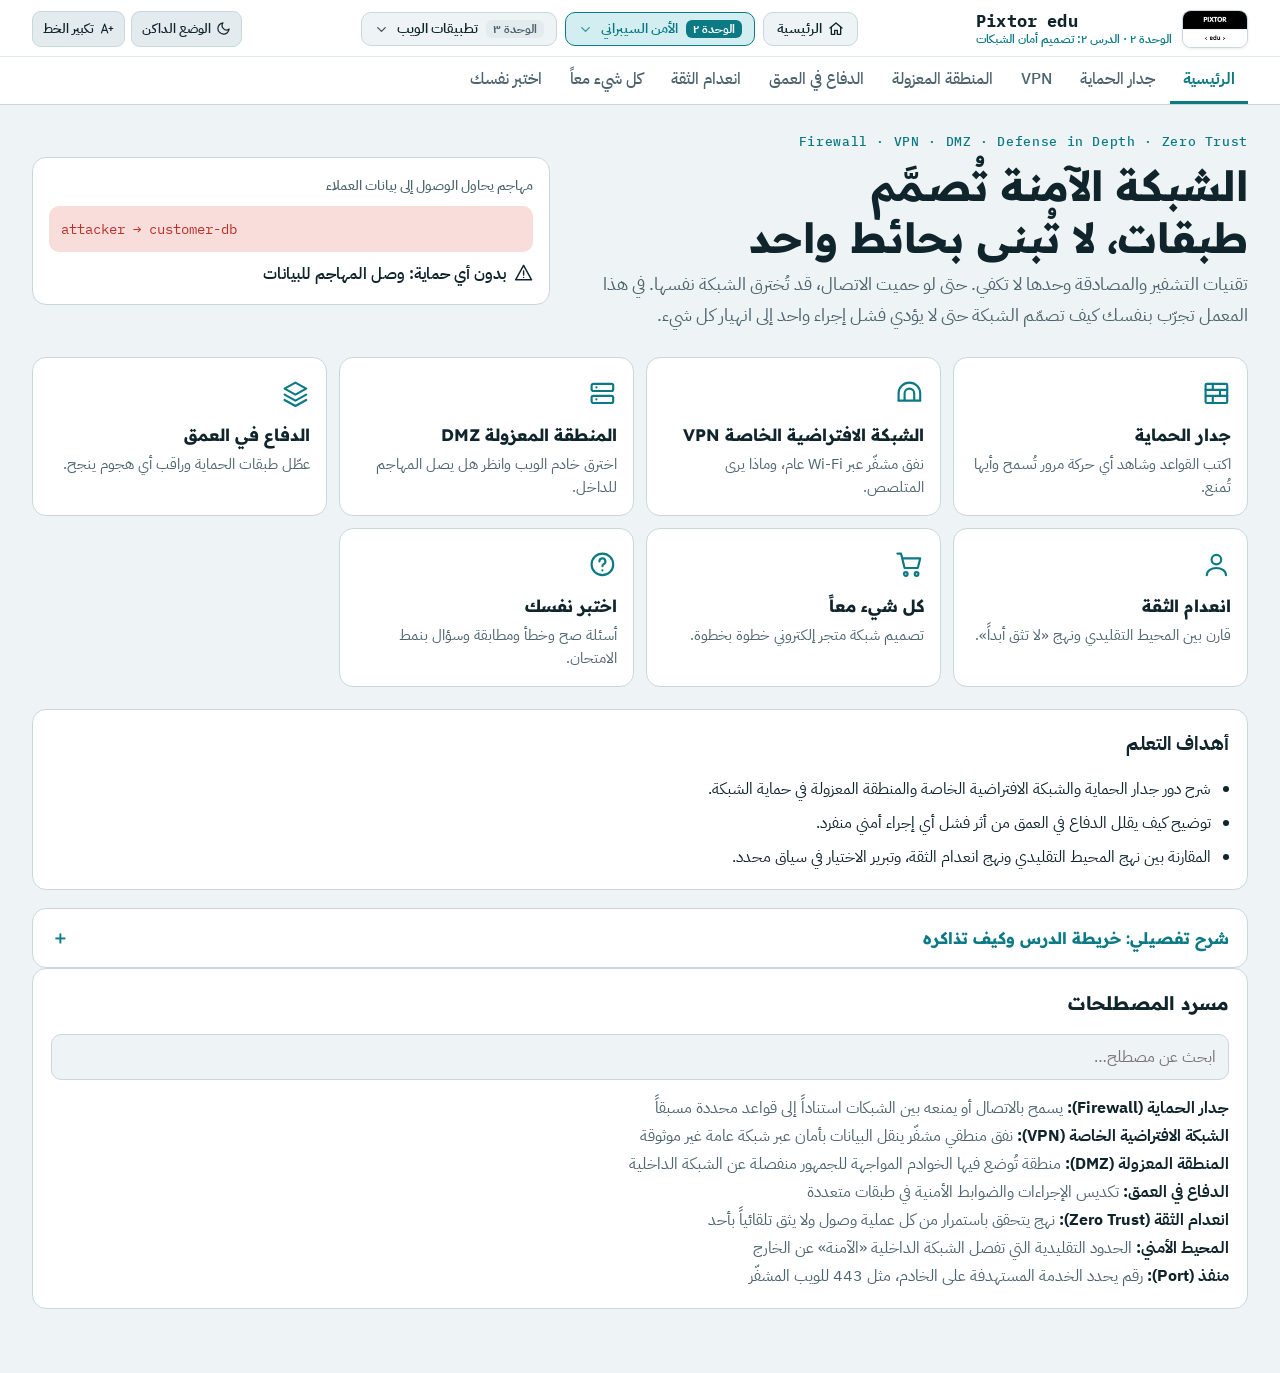
<file: 2.html>
<!doctype html>
<html lang="ar" dir="rtl" data-theme="light">
<head>
<meta charset="utf-8">
<meta name="viewport" content="width=device-width,initial-scale=1,viewport-fit=cover">
<title>معمل تصميم أمان الشبكات — Pixtor edu</title>
<link rel="stylesheet" href="https://fonts.googleapis.com/css2?family=IBM+Plex+Mono:wght@400;500&family=IBM+Plex+Sans+Arabic:wght@400;500;600;700&family=Readex+Pro:wght@500;600;700&display=swap">
<link rel="stylesheet" href="nav.css">
<style>
:root{
  --bg:#EEF3F5; --surface:#FFFFFF; --surface2:#E3EBEE; --fg:#10242C; --muted:#4D646E; --line:#C9D7DC;
  --accent:#0B7A85; --accent-ink:#FFFFFF; --accent-soft:#D3EEF0;
  --good:#17814F; --good-soft:#D8F0E3; --bad:#B8312A; --bad-soft:#F8DDDA; --bad-ink:#FFFFFF;
  --warn:#8F5400; --warn-soft:#FBEBCB;
  --cipher:#5B3FA8; --cipher-soft:#E7E0F7;
  --f-display:'Readex Pro','IBM Plex Sans Arabic',system-ui,sans-serif;
  --f-body:'IBM Plex Sans Arabic','Segoe UI',Tahoma,sans-serif;
  --f-mono:'IBM Plex Mono',ui-monospace,Consolas,monospace;
}
@media (prefers-color-scheme: dark){
  :root:not([data-theme="light"]){
    --bg:#0C1A20; --surface:#132830; --surface2:#1A343E; --fg:#E3EFF2; --muted:#9DB6BE; --line:#27434D;
    --accent:#3FC1CC; --accent-ink:#05262B; --accent-soft:#12383E;
    --good:#4CC98A; --good-soft:#123626; --bad:#FF8A80; --bad-soft:#3E1B19; --bad-ink:#2A0A08;
    --warn:#F2B04C; --warn-soft:#3B2C0E;
    --cipher:#B9A4F5; --cipher-soft:#2A2250;
    color-scheme:dark;
  }
}
:root[data-theme="dark"]{
  --bg:#0C1A20; --surface:#132830; --surface2:#1A343E; --fg:#E3EFF2; --muted:#9DB6BE; --line:#27434D;
  --accent:#3FC1CC; --accent-ink:#05262B; --accent-soft:#12383E;
  --good:#4CC98A; --good-soft:#123626; --bad:#FF8A80; --bad-soft:#3E1B19; --bad-ink:#2A0A08;
  --warn:#F2B04C; --warn-soft:#3B2C0E;
  --cipher:#B9A4F5; --cipher-soft:#2A2250;
  color-scheme:dark;
}
*{box-sizing:border-box}
html{font-size:100%}
html.big{font-size:118%}
body{margin:0;background:var(--bg);color:var(--fg);font-family:var(--f-body);font-size:1rem;line-height:1.75}
.gutter{padding-left:max(16px,env(safe-area-inset-left,0px));padding-right:max(16px,env(safe-area-inset-right,0px))}
h1,h2,h3,h4,p{margin:0}
.i{width:1.2em;height:1.2em;fill:none;stroke:currentColor;stroke-width:1.8;stroke-linecap:round;stroke-linejoin:round;vertical-align:-.22em;flex:none}
.stack{display:grid;gap:8px;min-width:0}

/* top bar */
.top{position:sticky;top:0;z-index:20;background:var(--surface);border-bottom:1px solid var(--line)}
.topin{display:flex;align-items:center;justify-content:space-between;gap:12px;padding-block:10px 2px;max-width:1160px;margin-inline:auto}
.brand{display:flex;align-items:center;gap:10px;color:var(--fg);text-decoration:none;font-family:var(--f-display);font-weight:700;font-size:1.1rem}
.brand .logo{display:grid;place-items:center;width:34px;height:34px;border-radius:10px;background:var(--accent);color:var(--accent-ink)}
.tabs{display:flex;gap:2px;overflow-x:auto;max-width:1160px;margin-inline:auto;scrollbar-width:thin}
.tabs a{color:var(--muted);text-decoration:none;padding:8px 13px;border-bottom:3px solid transparent;font-weight:500;white-space:nowrap}
.tabs a:hover{color:var(--fg)}
.tabs a[aria-current="page"]{color:var(--accent);border-color:var(--accent);font-weight:700}
a:focus-visible,button:focus-visible,input:focus-visible,textarea:focus-visible,select:focus-visible,summary:focus-visible{outline:3px solid var(--accent);outline-offset:2px}
main{max-width:1160px;margin-inline:auto;padding-block:26px 64px}
.view[hidden]{display:none}
.kicker{font-family:var(--f-mono);font-size:.8rem;letter-spacing:.05em;color:var(--accent);direction:ltr;text-align:right;font-weight:500}
.vhead{display:grid;gap:6px;margin-bottom:20px}
h1{font-family:var(--f-display);font-weight:700;font-size:clamp(1.7rem,4.4vw,2.6rem);line-height:1.25;text-wrap:balance}
.lead{font-size:1.1rem;color:var(--muted);max-width:62ch}
.grid2{display:grid;grid-template-columns:minmax(0,1.75fr) minmax(0,1fr);gap:20px;align-items:start}
@media (max-width:900px){.grid2{grid-template-columns:minmax(0,1fr)}}
.panel{background:var(--surface);border:1px solid var(--line);border-radius:14px;padding:18px;display:grid;gap:14px;min-width:0}
.note h3{font-family:var(--f-display);font-size:1.05rem}
.note ul{margin:0;padding-inline-start:1.15rem;display:grid;gap:8px}
.note li::marker{color:var(--accent)}
.try{padding:9px 13px;border-radius:10px;background:var(--accent-soft);font-size:.95rem}
.try b{color:var(--accent)}
.lbl{display:block;font-size:.85rem;color:var(--muted);font-weight:500}
.muted{color:var(--muted)}
.row{display:flex;flex-wrap:wrap;gap:10px;align-items:center}
.two{display:grid;grid-template-columns:repeat(2,minmax(0,1fr));gap:12px}
@media (max-width:560px){.two{grid-template-columns:minmax(0,1fr)}}
.simple{border-inline-start:5px solid var(--good);margin-bottom:20px}
.simple h3{font-family:var(--f-display);color:var(--good)}
.simple .an{padding:10px 12px;border-radius:10px;background:var(--good-soft);color:var(--fg)}
.simple ol{margin:0;padding-inline-start:1.3rem;display:grid;gap:6px}
.simple .mist{padding:9px 12px;border-radius:10px;background:var(--warn-soft);color:var(--fg)}

/* controls */
.btn{font:inherit;font-weight:600;border:1px solid var(--line);background:var(--surface2);color:var(--fg);padding:8px 16px;border-radius:10px;cursor:pointer;transition:background .15s,border-color .15s}
.btn:hover{border-color:var(--accent)}
.btn.primary{background:var(--accent);border-color:var(--accent);color:var(--accent-ink)}
.btn.primary:hover{filter:brightness(1.08)}
.btn.danger{background:var(--bad);border-color:var(--bad);color:var(--bad-ink)}
.btn.sm{padding:4px 12px;font-size:.88rem}
.btn:disabled{opacity:.45;cursor:not-allowed}
.btn[aria-pressed="true"]{background:var(--accent-soft);border-color:var(--accent);color:var(--accent)}
.inp{font:inherit;width:100%;padding:8px 12px;border:1px solid var(--line);border-radius:10px;background:var(--bg);color:var(--fg)}
.seg{display:inline-flex;border:1px solid var(--line);border-radius:10px;overflow:hidden}
.seg button{font:inherit;font-weight:700;padding:7px 18px;background:var(--surface);color:var(--muted);border:0;cursor:pointer}
.seg button[aria-pressed="true"]{background:var(--accent);color:var(--accent-ink)}
.seg button.neg[aria-pressed="true"]{background:var(--bad);color:var(--bad-ink)}
.check{display:flex;gap:8px;align-items:center;cursor:pointer}
.check input{width:1.1rem;height:1.1rem;accent-color:var(--accent)}
.tag{display:inline-flex;gap:6px;align-items:center;padding:1px 10px;border-radius:999px;font-size:.84rem;font-weight:600;background:var(--surface2);color:var(--fg)}
.tag.good{background:var(--good-soft);color:var(--good)}
.tag.bad{background:var(--bad-soft);color:var(--bad)}
.tag.warn{background:var(--warn-soft);color:var(--warn)}
.tag.info{background:var(--accent-soft);color:var(--accent)}
.chip{display:inline-flex;gap:6px;align-items:center;padding:2px 10px;border-radius:8px;background:var(--surface2);font-size:.88rem}
.mono{font-family:var(--f-mono);direction:ltr;text-align:left;unicode-bidi:isolate;overflow-wrap:anywhere;font-size:.88rem;line-height:1.6}
.out{border:1px dashed var(--line);border-radius:10px;padding:9px 12px;min-height:2.9rem;background:var(--bg);overflow-wrap:anywhere}
.out.cipher{background:var(--cipher-soft);color:var(--cipher);border-color:transparent}
.out.good{background:var(--good-soft);color:var(--good);border-color:transparent}
.out.bad{background:var(--bad-soft);color:var(--bad);border-color:transparent}
.out.warn{background:var(--warn-soft);color:var(--warn);border-color:transparent}
mark{background:var(--bad);color:var(--bad-ink);padding:0 4px;border-radius:4px;font-weight:700}
.result{padding:14px;border-radius:12px;display:grid;gap:6px}
.result.good{background:var(--good-soft);color:var(--good)}
.result.bad{background:var(--bad-soft);color:var(--bad)}
.result p{color:var(--fg)}
.shake{animation:shake .3s}
@keyframes shake{25%{transform:translateX(-6px)}75%{transform:translateX(6px)}}

/* stage + packets */
.stage{position:relative;display:flex;justify-content:space-between;align-items:flex-start;gap:8px;padding:18px 10px 10px;border-radius:12px;background:var(--bg);border:1px solid var(--line);overflow:hidden}
.wire{position:absolute;left:12%;right:12%;top:46px;height:2px;background:repeating-linear-gradient(90deg,var(--line) 0 8px,transparent 8px 14px)}
.node{position:relative;z-index:1;display:flex;flex-direction:column;align-items:center;gap:4px;text-align:center;width:clamp(78px,24%,130px);font-size:.85rem;line-height:1.4}
.node .ico{width:56px;height:56px;border-radius:16px;display:grid;place-items:center;background:var(--surface);border:2px solid var(--line);color:var(--fg);transition:box-shadow .2s,border-color .2s}
.node .ico .i{width:28px;height:28px}
.node .ico.on{border-color:var(--good);color:var(--good);box-shadow:0 0 0 4px var(--good-soft)}
.node .ico.watch{border-color:var(--bad);color:var(--bad);box-shadow:0 0 0 4px var(--bad-soft)}
.node .slot{min-height:1.7rem;display:flex;flex-direction:column;gap:3px;align-items:center}
.packet{position:absolute;z-index:5;max-width:9.5rem;padding:3px 10px;border-radius:8px;font-family:var(--f-mono);font-size:.76rem;white-space:nowrap;overflow:hidden;text-overflow:ellipsis;direction:ltr;pointer-events:none}
.packet.plain{background:var(--bad-soft);color:var(--bad);border:1px solid var(--bad)}
.packet.cipher{background:var(--cipher-soft);color:var(--cipher);border:1px solid var(--cipher)}
.packet.ok{background:var(--good-soft);color:var(--good);border:1px solid var(--good)}
.packet.info{background:var(--accent-soft);color:var(--accent);border:1px solid var(--accent)}

/* home */
.hero{display:grid;grid-template-columns:minmax(0,1.3fr) minmax(0,1fr);gap:24px;align-items:center;margin-bottom:26px}
@media (max-width:760px){.hero{grid-template-columns:minmax(0,1fr)}}
.hero .vhead{margin:0}
.demo{background:var(--surface);border:1px solid var(--line);border-radius:14px;padding:16px;display:grid;gap:8px}
.demo-line{padding:12px;border-radius:10px;background:var(--bad-soft);color:var(--bad);transition:opacity .25s,background .25s}
.demo-line.ok{background:var(--good-soft);color:var(--good)}
.demo-cap{display:flex;gap:8px;align-items:center;font-weight:600}
.cards{display:grid;grid-template-columns:minmax(0,1fr);gap:12px;margin-bottom:22px}
@media (min-width:640px){.cards{grid-template-columns:repeat(3,minmax(0,1fr))}}
a.card{display:grid;gap:4px;align-content:start;padding:16px;background:var(--surface);border:1px solid var(--line);border-radius:14px;color:inherit;text-decoration:none;transition:border-color .15s,transform .15s}
a.card:hover{border-color:var(--accent);transform:translateY(-2px)}
a.card .ci{color:var(--accent);font-size:1.5rem}
a.card b{font-family:var(--f-display);font-size:1.05rem}
a.card span.d{color:var(--muted);font-size:.92rem;line-height:1.55}
.goals ul{margin:0;padding-inline-start:1.15rem;display:grid;gap:6px}

/* details */
.lesson-detail{margin-top:18px;background:var(--surface);border:1px solid var(--line);border-radius:14px;padding:0;overflow:hidden}
.lesson-detail>summary{list-style:none;display:flex;align-items:center;justify-content:space-between;gap:12px;padding:14px 18px;color:var(--accent);font-family:var(--f-display);font-weight:700;cursor:pointer}
.lesson-detail>summary::-webkit-details-marker{display:none}
.lesson-detail>summary::after{content:"＋";font-family:var(--f-mono);font-size:1.1rem}
.lesson-detail[open]>summary::after{content:"−"}
.lesson-detail .detail-body{padding:0 18px 18px;display:grid;gap:14px}
.lesson-detail h3{font-family:var(--f-display);font-size:1rem;margin-bottom:4px}
.lesson-detail p{color:var(--muted)}
.lesson-detail ul{margin:6px 0 0;padding-inline-start:1.25rem;display:grid;gap:6px}
.lesson-detail li::marker{color:var(--accent)}
.lesson-detail .detail-callout{padding:10px 12px;border-radius:10px;background:var(--accent-soft);color:var(--fg)}
.lesson-detail .detail-grid{display:grid;grid-template-columns:repeat(2,minmax(0,1fr));gap:12px}
.lesson-detail .detail-card{padding:12px;border:1px solid var(--line);border-radius:10px;background:var(--bg)}
@media(max-width:600px){.lesson-detail .detail-grid{grid-template-columns:minmax(0,1fr)}}

/* firewall */
.rules{display:grid;gap:8px}
.rule{display:flex;gap:10px;align-items:center;padding:8px 12px;border:1px solid var(--line);border-radius:10px;background:var(--bg)}
.rule.danger{border-color:var(--bad);background:var(--bad-soft)}
.rule .n{width:26px;height:26px;border-radius:50%;background:var(--accent);color:var(--accent-ink);display:grid;place-items:center;font-weight:700;font-family:var(--f-mono);flex:none}
.traffic{display:grid;gap:8px}
.tr{display:grid;grid-template-columns:minmax(0,1fr) auto;gap:8px;align-items:center;padding:10px 12px;border:1px solid var(--line);border-radius:10px;background:var(--bg)}
.tr.okk{border-color:var(--good)}.tr.noo{border-color:var(--bad)}
.tr .res{grid-column:1/-1;font-size:.9rem}

/* zones (DMZ) */
.zones{display:grid;grid-template-columns:minmax(0,1fr) auto minmax(0,1fr) auto minmax(0,1fr);gap:6px;align-items:stretch}
@media (max-width:760px){.zones{grid-template-columns:minmax(0,1fr)}.zones .wall{min-height:34px;writing-mode:horizontal-tb!important}}
.zone{border:2px dashed var(--line);border-radius:12px;padding:10px;display:grid;gap:8px;align-content:start;background:var(--bg);min-height:190px}
.zone h4{font-family:var(--f-display);font-size:.95rem;display:flex;gap:6px;align-items:center}
.zone.dmz{border-color:var(--warn);background:var(--warn-soft)}
.zone.inner{border-color:var(--good)}
.wall{display:grid;place-items:center;padding:4px 8px;border-radius:8px;background:var(--surface2);color:var(--muted);font-weight:700;font-size:.8rem;writing-mode:vertical-rl;text-align:center}
.wall.up{background:var(--accent);color:var(--accent-ink)}
.wall.hot{background:var(--bad);color:var(--bad-ink)}
.srv{display:flex;gap:8px;align-items:center;padding:8px 10px;border-radius:10px;border:1px solid var(--line);background:var(--surface);transition:background .2s,border-color .2s}
.srv.hit{background:var(--bad-soft);border-color:var(--bad);color:var(--bad)}
.srv.safe{background:var(--good-soft);border-color:var(--good);color:var(--good)}

/* layers / badges */
.badges{list-style:none;margin:0;padding:0;display:grid;gap:8px}
.badges li{display:grid;grid-template-columns:auto minmax(0,1fr);gap:10px;padding:10px;border:1px solid var(--line);border-radius:10px;background:var(--bg);opacity:.5;transition:opacity .25s,border-color .25s,background .25s}
.badges li.lit{opacity:1;border-color:var(--good);background:var(--good-soft)}
.badges li b{display:block;font-family:var(--f-display);font-size:.95rem}
.badges li span.d{font-size:.85rem;color:var(--muted)}
.num{width:30px;height:30px;border-radius:50%;background:var(--accent);color:var(--accent-ink);display:grid;place-items:center;font-weight:700;font-family:var(--f-mono);flex:none}
.layer{display:grid;grid-template-columns:auto minmax(0,1fr) auto;gap:10px;align-items:center;padding:10px 12px;border:2px solid var(--line);border-radius:12px;background:var(--bg);transition:border-color .2s,background .2s}
.layer.off{opacity:.55;border-style:dashed}
.layer.pass{border-color:var(--warn);background:var(--warn-soft)}
.layer.stop{border-color:var(--good);background:var(--good-soft)}
.layer.breach{border-color:var(--bad);background:var(--bad-soft)}
.layer b{font-family:var(--f-display)}
.layer .why{font-size:.88rem;color:var(--muted)}

/* zero trust */
.checks{list-style:none;margin:6px 0 0;padding:0;display:grid;gap:6px}
.checks li{display:flex;gap:8px;align-items:center;padding:6px 10px;border-radius:8px;background:var(--surface);border:1px solid var(--line);font-size:.92rem}
.checks li .st{width:1.3em;display:grid;place-items:center;flex:none;color:var(--muted)}
.checks li.pass{border-color:var(--good)}.checks li.pass .st{color:var(--good)}
.checks li.fail{border-color:var(--bad)}.checks li.fail .st{color:var(--bad)}
.checks li.skip{opacity:.5}
.orderrow{display:flex;justify-content:space-between;gap:10px;padding:6px 0;border-bottom:1px dashed var(--line)}

/* steps */
.stepper{display:flex;flex-wrap:wrap;gap:8px}
.stepper .btn{display:flex;gap:8px;align-items:center}
.stepper .btn .num{width:22px;height:22px;font-size:.8rem}
.browser{border:1px solid var(--line);border-radius:12px;overflow:hidden;background:var(--surface)}
.bbar{display:flex;gap:8px;align-items:center;padding:8px 10px;background:var(--surface2);border-bottom:1px solid var(--line)}
.url{flex:1;min-width:0;display:flex;align-items:center;gap:6px;padding:4px 12px;border-radius:999px;background:var(--bg);font-family:var(--f-mono);font-size:.85rem;direction:ltr;white-space:nowrap;overflow:hidden}
.bpage{padding:16px;display:grid;gap:12px}

/* quiz */
.quiz{max-width:780px;display:grid;gap:18px}
.q{display:grid;gap:8px;padding:14px;border:1px solid var(--line);border-radius:12px;background:var(--bg)}
.q.done-good{border-color:var(--good)}
.q.done-bad{border-color:var(--bad)}
.q .opts{display:flex;flex-wrap:wrap;gap:8px}
.fb{font-size:.92rem}
.score{position:sticky;bottom:12px;justify-self:start}
details{border:1px solid var(--line);border-radius:10px;padding:8px 12px;background:var(--bg)}
summary{cursor:pointer;font-weight:600}
.xsim h3{font-family:var(--f-display)}
.hop{display:grid;grid-template-columns:8.5rem minmax(0,1fr);gap:8px;align-items:center}
@media (prefers-reduced-motion:reduce){*{animation:none!important;transition:none!important}}
</style>
</head>
<body>

<svg width="0" height="0" style="position:absolute" aria-hidden="true">
<defs>
<symbol id="i-lock" viewBox="0 0 24 24"><rect x="5" y="11" width="14" height="9" rx="2"/><path d="M8 11V8a4 4 0 0 1 8 0v3"/></symbol>
<symbol id="i-unlock" viewBox="0 0 24 24"><rect x="5" y="11" width="14" height="9" rx="2"/><path d="M8 11V8a4 4 0 0 1 7.5-2"/></symbol>
<symbol id="i-key" viewBox="0 0 24 24"><circle cx="8" cy="15" r="4"/><path d="M11 12l8-8M16 7l3 3M14 9l2 2"/></symbol>
<symbol id="i-monitor" viewBox="0 0 24 24"><rect x="3" y="4" width="18" height="12" rx="2"/><path d="M8 20h8M12 16v4"/></symbol>
<symbol id="i-server" viewBox="0 0 24 24"><rect x="3" y="4" width="18" height="6" rx="1.5"/><rect x="3" y="14" width="18" height="6" rx="1.5"/><path d="M7 7h.01M7 17h.01"/></symbol>
<symbol id="i-db" viewBox="0 0 24 24"><ellipse cx="12" cy="6" rx="8" ry="3"/><path d="M4 6v12c0 1.7 3.6 3 8 3s8-1.3 8-3V6"/><path d="M4 12c0 1.7 3.6 3 8 3s8-1.3 8-3"/></symbol>
<symbol id="i-eye" viewBox="0 0 24 24"><path d="M2 12s4-7 10-7 10 7 10 7-4 7-10 7S2 12 2 12z"/><circle cx="12" cy="12" r="3"/></symbol>
<symbol id="i-shield" viewBox="0 0 24 24"><path d="M12 3l8 3v6c0 5-3.5 8-8 9-4.5-1-8-4-8-9V6z"/><path d="M9 12l2 2 4-4"/></symbol>
<symbol id="i-wall" viewBox="0 0 24 24"><rect x="3" y="4" width="18" height="16" rx="1"/><path d="M3 9h18M3 14h18M9 4v5M15 9v5M9 14v6"/></symbol>
<symbol id="i-globe" viewBox="0 0 24 24"><circle cx="12" cy="12" r="9"/><path d="M3 12h18M12 3c3 3 3 15 0 18M12 3c-3 3-3 15 0 18"/></symbol>
<symbol id="i-wifi" viewBox="0 0 24 24"><path d="M2 9a15 15 0 0 1 20 0M5 12.5a10 10 0 0 1 14 0M8.5 16a5 5 0 0 1 7 0"/><path d="M12 19.5h.01"/></symbol>
<symbol id="i-tunnel" viewBox="0 0 24 24"><path d="M3 18V12a9 9 0 0 1 18 0v6"/><path d="M8 18v-6a4 4 0 0 1 8 0v6M3 18h18"/></symbol>
<symbol id="i-user" viewBox="0 0 24 24"><circle cx="12" cy="8" r="4"/><path d="M4 21c0-4 4-6 8-6s8 2 8 6"/></symbol>
<symbol id="i-bug" viewBox="0 0 24 24"><rect x="8" y="8" width="8" height="12" rx="4"/><path d="M12 8V5M9 5l-2-2M15 5l2-2M8 12H4M16 12h4M8 17l-3 2M16 17l3 2"/></symbol>
<symbol id="i-layers" viewBox="0 0 24 24"><path d="M12 3l9 5-9 5-9-5z"/><path d="M3 13l9 5 9-5M3 17.5l9 5 9-5" /></symbol>
<symbol id="i-check" viewBox="0 0 24 24"><path d="M5 12l5 5 9-10"/></symbol>
<symbol id="i-cross" viewBox="0 0 24 24"><path d="M6 6l12 12M18 6L6 18"/></symbol>
<symbol id="i-warn" viewBox="0 0 24 24"><path d="M12 3l10 18H2z"/><path d="M12 10v5M12 18h.01"/></symbol>
<symbol id="i-cart" viewBox="0 0 24 24"><circle cx="9" cy="20" r="1.5"/><circle cx="18" cy="20" r="1.5"/><path d="M2 3h3l3 12h11l2-8H6"/></symbol>
<symbol id="i-quiz" viewBox="0 0 24 24"><circle cx="12" cy="12" r="9"/><path d="M9.5 9.5a2.5 2.5 0 1 1 3.5 2.3c-.7.4-1 .9-1 1.7M12 17h.01"/></symbol>
<symbol id="i-building" viewBox="0 0 24 24"><rect x="5" y="3" width="14" height="18" rx="1"/><path d="M9 7h2M13 7h2M9 11h2M13 11h2M10 21v-5h4v5"/></symbol>
</defs>
</svg>

<header class="site-top" id="site-top" data-lesson="u2l2">
  <div class="site-nav-mount"></div>
  <nav class="gutter tabs" id="tabs" aria-label="مفاهيم الدرس"></nav>
</header>
<script src="nav.js"></script>

<main class="gutter">

<!-- ============ HOME ============ -->
<section class="view" id="v-home">
  <div class="hero">
    <div class="vhead">
      <p class="kicker">Firewall · VPN · DMZ · Defense in Depth · Zero Trust</p>
      <h1>الشبكة الآمنة تُصمَّم طبقات، لا تُبنى بحائط واحد</h1>
      <p class="lead">تقنيات التشفير والمصادقة وحدها لا تكفي. حتى لو حميت الاتصال، قد تُخترق الشبكة نفسها. في هذا المعمل تجرّب بنفسك كيف تصمّم الشبكة حتى لا يؤدي فشل إجراء واحد إلى انهيار كل شيء.</p>
    </div>
    <div class="demo" aria-hidden="true">
      <span class="lbl">مهاجم يحاول الوصول إلى بيانات العملاء</span>
      <div class="demo-line mono" id="demo-line">attacker → customer-db</div>
      <p class="demo-cap"><span id="demo-ic" data-ic="warn"></span><span id="demo-label">بدون أي حماية: وصل المهاجم للبيانات</span></p>
    </div>
  </div>
  <div class="cards">
    <a class="card" href="#firewall"><span class="ci" data-ic="wall"></span><b>جدار الحماية</b><span class="d">اكتب القواعد وشاهد أي حركة مرور تُسمح وأيها تُمنع.</span></a>
    <a class="card" href="#vpn"><span class="ci" data-ic="tunnel"></span><b>الشبكة الافتراضية الخاصة VPN</b><span class="d">نفق مشفّر عبر Wi‑Fi عام، وماذا يرى المتلصص.</span></a>
    <a class="card" href="#dmz"><span class="ci" data-ic="server"></span><b>المنطقة المعزولة DMZ</b><span class="d">اخترق خادم الويب وانظر هل يصل المهاجم للداخل.</span></a>
    <a class="card" href="#depth"><span class="ci" data-ic="layers"></span><b>الدفاع في العمق</b><span class="d">عطّل طبقات الحماية وراقب أي هجوم ينجح.</span></a>
    <a class="card" href="#zerotrust"><span class="ci" data-ic="user"></span><b>انعدام الثقة</b><span class="d">قارن بين المحيط التقليدي ونهج «لا تثق أبداً».</span></a>
    <a class="card" href="#all-in-one"><span class="ci" data-ic="cart"></span><b>كل شيء معاً</b><span class="d">تصميم شبكة متجر إلكتروني خطوة بخطوة.</span></a>
    <a class="card" href="#quiz"><span class="ci" data-ic="quiz"></span><b>اختبر نفسك</b><span class="d">أسئلة صح وخطأ ومطابقة وسؤال بنمط الامتحان.</span></a>
  </div>
  <div class="panel goals">
    <h3>أهداف التعلم</h3>
    <ul>
      <li>شرح دور جدار الحماية والشبكة الافتراضية الخاصة والمنطقة المعزولة في حماية الشبكة.</li>
      <li>توضيح كيف يقلل الدفاع في العمق من أثر فشل أي إجراء أمني منفرد.</li>
      <li>المقارنة بين نهج المحيط التقليدي ونهج انعدام الثقة، وتبرير الاختيار في سياق محدد.</li>
    </ul>
  </div>
  <details class="lesson-detail">
    <summary>شرح تفصيلي: خريطة الدرس وكيف تذاكره</summary>
    <div class="detail-body">
      <div><h3>الفكرة الرئيسية</h3><p>في الدرس السابق تعلمت كيف تحمي تقنيات التشفير والمصادقة الاتصال والحسابات. لكن الشبكة نفسها قد تُخترق إذا كان تصميمها ضعيفاً. لذلك تُحمى شبكات المؤسسات بتصميم يقلل احتمال الدخول ويحدّ من الضرر إذا حدث اختراق.</p></div>
      <div class="detail-grid">
        <div class="detail-card"><h3>الفكرة الأساسية</h3><p>يأتي أمان الشبكات القوي من تكديس الإجراءات: جدار حماية، وشبكة افتراضية خاصة، ومنطقة معزولة، وحماية للأجهزة الطرفية. ومن التحقق من كل عملية وصول (نهج انعدام الثقة)، وليس من حاجز واحد.</p></div>
        <div class="detail-card"><h3>ترتيب الدراسة المقترح</h3><p>جدار الحماية ثم VPN ثم DMZ ثم الدفاع في العمق ثم انعدام الثقة، وبعدها «كل شيء معاً» والاختبار.</p></div>
      </div>
      <p class="detail-callout"><b>طريقة الاستفادة:</b> اقرأ «الفكرة بالبسيط»، نفّذ التجربة، غيّر شيئاً واحداً في كل مرة، ثم فسّر ما حدث بكلماتك. هذه محاكاة تعليمية وليست أنظمة حماية حقيقية.</p>
    </div>
  </details>
</section>

<!-- ============ FIREWALL ============ -->
<section class="view" id="v-firewall" hidden>
  <div class="vhead">
    <p class="kicker">Firewall</p>
    <h1>جدار الحماية</h1>
    <p class="lead">نظام يراقب حركة المرور ويقرر السماح أو المنع وفق قواعد محددة مسبقاً. أنت من يكتب القواعد هنا.</p>
  </div>
  <div class="grid2">
    <div class="panel">
      <p class="try"><b>جرّب:</b> أرسل الحركات الأربع. الهدف: تُسمح الحركات المشروعة وتُمنع الهجمات. ثم فعّل القاعدة 3 وشاهد ماذا يحدث.</p>
      <div class="stack"><span class="lbl">قواعد الجدار (تُفحص بالترتيب، وأول قاعدة تنطبق هي التي تُنفَّذ)</span><div class="rules" id="f-rules"></div></div>
      <div class="row"><label class="lbl" for="f-def">إذا لم تنطبق أي قاعدة:</label>
        <select class="inp" id="f-def" style="max-width:260px"><option value="deny">منع (السياسة الافتراضية الآمنة)</option><option value="allow">سماح</option></select></div>
      <div class="stage" id="f-stage" aria-label="مسار الحركة">
        <div class="wire"></div>
        <div class="node" id="f-net"><div class="ico" data-ic="globe"></div><b>الإنترنت</b><span class="muted">زوار ومهاجمون</span></div>
        <div class="node" id="f-fw"><div class="ico" data-ic="wall"></div><b>جدار الحماية</b><div class="slot" id="f-fwtag"></div></div>
        <div class="node" id="f-lan"><div class="ico" data-ic="server"></div><b>شبكة المتجر</b><span class="muted">خادم ويب + قاعدة بيانات</span></div>
      </div>
      <div class="stack"><span class="lbl">حركة المرور المطلوب فحصها</span><div class="traffic" id="f-traffic"></div></div>
      <div class="tag info" id="f-score" aria-live="polite">لم تُرسل أي حركة بعد</div>
    </div>
    <aside class="panel note">
      <h3>ما الذي يجب أن تلاحظه</h3>
      <ul>
        <li>الجدار يقرر بحسب المصدر والوجهة والمنفذ، لا بحسب نية المرسل.</li>
        <li>مثال الدرس: السماح بالوصول إلى خادم الويب مع منع الوصول الخارجي المباشر إلى قاعدة البيانات.</li>
        <li>قاعدة «السماح للجميع» تُبطل فائدة الجدار كله.</li>
        <li>يمكن وضع الجدار عند حدود الشبكة أو بين أجزائها الداخلية.</li>
      </ul>
    </aside>
  </div>
  <details class="lesson-detail">
    <summary>شرح تفصيلي: كيف يقرر الجدار؟</summary>
    <div class="detail-body">
      <div><h3>التعريف</h3><p>جدار الحماية (Firewall) نظام أو برنامج يراقب حركة مرور الشبكة ويسمح بها أو يمنعها وفق قواعد أمنية محددة مسبقاً. يوجد عند حدود الشبكة أو بين أجزائها أو على الجهاز نفسه.</p></div>
      <div><h3>مبدأ «المنع افتراضياً»</h3><p>الأفضل أن تسمح فقط بما تحتاجه فعلاً وتمنع كل ما عداه. في التجربة غيّر السياسة الافتراضية إلى «سماح» وشاهد كيف تنجح هجمات لم تكتب لها قاعدة.</p></div>
      <p class="detail-callout"><b>تذكّر:</b> الجدار وحده لا يكفي. المهاجم قد يستخدم منفذاً مسموحاً (مثل 443) أو يصيب جهازاً من الداخل. لذلك نحتاج بقية الطبقات.</p>
    </div>
  </details>
</section>

<!-- ============ VPN ============ -->
<section class="view" id="v-vpn" hidden>
  <div class="vhead">
    <p class="kicker">VPN · Virtual Private Network</p>
    <h1>الشبكة الافتراضية الخاصة VPN</h1>
    <p class="lead">شبكة منطقية خاصة تُبنى فوق شبكة عامة، وتستخدم التشفير وتقنيات النفق لحماية البيانات.</p>
  </div>
  <div class="grid2">
    <div class="panel">
      <p class="try"><b>جرّب:</b> أرسل الرسالة والـ VPN مطفأ، ثم شغّله وأرسل مرة أخرى. بدّل بين حالتي الاستخدام.</p>
      <div class="row"><span class="lbl">حالة الاستخدام</span>
        <div class="seg" id="v-mode"><button type="button" data-m="remote" aria-pressed="true">العمل عن بعد</button><button type="button" data-m="branch" aria-pressed="false">ربط الفروع</button></div></div>
      <div class="row"><span class="lbl">الـ VPN</span>
        <div class="seg" id="v-seg"><button type="button" class="neg" data-v="off" aria-pressed="true">مطفأ</button><button type="button" data-v="on" aria-pressed="false">يعمل</button></div></div>
      <div><label class="lbl" for="v-msg">البيانات المرسلة</label><input class="inp" id="v-msg" value="تقرير المبيعات السري" dir="auto"></div>
      <div><button class="btn primary" id="v-send" type="button">أرسل</button></div>
      <div class="stage" id="v-stage">
        <div class="wire"></div>
        <div class="node" id="v-a"><div class="ico" data-ic="monitor"></div><b id="v-an"></b><div class="slot" id="v-atag"></div></div>
        <div class="node" id="v-m"><div class="ico" data-ic="eye"></div><b id="v-mn"></b><span class="muted">متلصص يراقب</span></div>
        <div class="node" id="v-b"><div class="ico" data-ic="building"></div><b id="v-bn"></b><div class="slot" id="v-btag"></div></div>
      </div>
      <div class="two">
        <div class="stack"><span class="lbl">ما يراه المتلصص على الشبكة العامة</span><div class="out mono" id="v-eve">—</div></div>
        <div class="stack"><span class="lbl">ما يصل إلى الوجهة</span><div class="out" id="v-dst">—</div></div>
      </div>
    </div>
    <aside class="panel note">
      <h3>ما الذي يجب أن تلاحظه</h3>
      <ul>
        <li>العمل عن بعد: اتصال آمن بشبكة المؤسسة من المنزل أو أثناء التنقل.</li>
        <li>ربط الفروع: ربط مكاتب في مواقع مختلفة بأمان كأنها شبكة واحدة.</li>
        <li>لأن المحتوى مشفّر، تقل مخاطر التنصت على Wi‑Fi عام.</li>
        <li>الـ VPN يحمي المسار فقط، ولا يجعل كل موقع تزوره موثوقاً.</li>
      </ul>
    </aside>
  </div>
  <details class="lesson-detail">
    <summary>شرح تفصيلي: النفق والتشفير</summary>
    <div class="detail-body">
      <div><h3>كيف يعمل؟</h3><p>يُنشئ جهازك اتصالاً مشفّراً (نفقاً) مع بوابة VPN عند الجهة الأخرى. كل ما يمر داخل النفق يبدو للمتلصص كرموز عشوائية. عند البوابة تُفك البيانات وتدخل شبكة المؤسسة.</p></div>
      <div><h3>أين الحدود؟</h3><p>الـ VPN لا يمنع الفيروسات ولا يمنع التصيّد. وإذا كان حسابك مسروقاً فسيدخل المهاجم عبر النفق نفسه، ولهذا يُدمج مع المصادقة الثنائية ونهج انعدام الثقة.</p></div>
    </div>
  </details>
</section>

<!-- ============ DMZ ============ -->
<section class="view" id="v-dmz" hidden>
  <div class="vhead">
    <p class="kicker">DMZ · Demilitarized Zone</p>
    <h1>المنطقة المعزولة DMZ</h1>
    <p class="lead">منطقة تُوضع فيها الخوادم المعرّضة للإنترنت (ويب وبريد) منفصلة عن الشبكة الداخلية، حتى إذا سقط أحدها لا يصل المهاجم بسهولة للداخل.</p>
  </div>
  <div class="grid2">
    <div class="panel">
      <p class="try"><b>جرّب:</b> اضغط «المهاجم يخترق خادم الويب» والـ DMZ مفعّلة، ثم عطّلها وأعد المحاولة.</p>
      <div class="row"><span class="lbl">تصميم الشبكة</span>
        <div class="seg" id="d-seg"><button type="button" data-v="on" aria-pressed="true">مع DMZ</button><button type="button" class="neg" data-v="off" aria-pressed="false">بدون DMZ</button></div></div>
      <div class="zones" id="d-zones"></div>
      <div class="row"><button class="btn danger" id="d-atk" type="button">المهاجم يخترق خادم الويب</button><button class="btn" id="d-reset" type="button">إعادة</button></div>
      <div id="d-res" aria-live="polite"></div>
    </div>
    <aside class="panel note">
      <h3>ما الذي يجب أن تلاحظه</h3>
      <ul>
        <li>الخوادم العامة هي الأكثر عرضة للهجوم لأن الجميع يصل إليها.</li>
        <li>الجدار الداخلي يقف بين الـ DMZ والداخل ويسمح فقط بما هو ضروري.</li>
        <li>بدون DMZ يصبح الخادم المخترق نقطة انطلاق داخل الشبكة.</li>
      </ul>
    </aside>
  </div>
  <div class="panel xsim" style="margin-top:20px">
    <h3>لعبة: أين نضع كل خادم؟</h3>
    <div class="traffic" id="d-game"></div>
    <div class="tag info" id="d-score" aria-live="polite">لم تجب بعد</div>
  </div>
  <details class="lesson-detail">
    <summary>شرح تفصيلي: لماذا نعزل الخوادم العامة؟</summary>
    <div class="detail-body">
      <div><h3>مبدأ العزل</h3><p>الـ DMZ منطقة وسيطة بين الإنترنت والشبكة الداخلية. تُوضع فيها الخدمات التي يجب أن تتواصل مع الخارج مثل خادم الويب وخادم البريد. أما البيانات الحساسة فتبقى في الشبكة الداخلية خلف جدار إضافي.</p></div>
      <p class="detail-callout"><b>تذكّر:</b> الـ DMZ لا تمنع اختراق الخادم العام، لكنها تقلل الضرر وتمنع انتقال الهجوم إلى الداخل.</p>
    </div>
  </details>
</section>

<!-- ============ DEPTH ============ -->
<section class="view" id="v-depth" hidden>
  <div class="vhead">
    <p class="kicker">Defense in Depth</p>
    <h1>الدفاع في العمق</h1>
    <p class="lead">استخدام طبقات متعددة من الضوابط، بحيث تساعد الطبقات الأخرى على تقليل الخطر إذا فشلت إحداها.</p>
  </div>
  <div class="grid2">
    <div class="panel">
      <p class="try"><b>جرّب:</b> شغّل الطبقات الأربع وأطلق كل هجوم. ثم عطّل طبقة واحدة وانظر أي هجوم ينجح.</p>
      <div class="stack" id="g-layers"></div>
      <div class="stack"><span class="lbl">اختر هجوماً</span><div class="row" id="g-atks"></div></div>
      <div id="g-res" aria-live="polite"></div>
      <div class="tag info" id="g-score">لم تُجرَّب هجمات بعد</div>
    </div>
    <aside class="panel note">
      <h3>ما الذي يجب أن تلاحظه</h3>
      <ul>
        <li>بعض الهجمات توقفها أكثر من طبقة، فلا يُسقطها فشل طبقة واحدة.</li>
        <li>وبعض الهجمات لا توقفها إلا طبقة محددة، لذلك لا تُغني طبقة عن أخرى.</li>
        <li>الهدف ليس منع كل اختراق، بل ألا يؤدي اختراق واحد إلى الكارثة.</li>
      </ul>
    </aside>
  </div>
  <details class="lesson-detail">
    <summary>شرح تفصيلي: الطبقات الأربع وأمثلتها</summary>
    <div class="detail-body">
      <div class="detail-grid">
        <div class="detail-card"><h3>الطبقة 1: مدخل الشبكة</h3><p>منع الاتصال غير المصرح به باستخدام جدار الحماية.</p></div>
        <div class="detail-card"><h3>الطبقة 2: مسار الاتصال</h3><p>تشفير الاتصال باستخدام الشبكة الافتراضية الخاصة VPN.</p></div>
        <div class="detail-card"><h3>الطبقة 3: وضع الخوادم</h3><p>فصل الخوادم المواجهة للجمهور عن الشبكة الداخلية باستخدام DMZ.</p></div>
        <div class="detail-card"><h3>الطبقة 4: الأجهزة الطرفية</h3><p>تثبيت برنامج مكافحة الفيروسات والحفاظ على تحديث نظام التشغيل.</p></div>
      </div>
      <div><h3>تشبيه القلعة</h3><p>القلعة القديمة لا تكتفي بسور خارجي: خندق ثم سور ثم أبراج حراسة ثم أبواب داخلية مقفلة. إذا تجاوز العدو سوراً واجه الذي بعده.</p></div>
    </div>
  </details>
</section>

<!-- ============ ZERO TRUST ============ -->
<section class="view" id="v-zerotrust" hidden>
  <div class="vhead">
    <p class="kicker">Zero Trust</p>
    <h1>نهج انعدام الثقة</h1>
    <p class="lead">لا يمنح الثقة تلقائياً لمستخدم أو جهاز داخل الشبكة. يفحص الهوية والصلاحيات والسياق عند كل طلب وصول: «لا تثق أبداً، وتحقق دائماً».</p>
  </div>
  <div class="grid2">
    <div class="panel">
      <p class="try"><b>جرّب:</b> اختر سيناريو، ثم بدّل بين النموذجين وقارن القرار.</p>
      <div class="stack"><span class="lbl">سيناريو جاهز</span><div class="row" id="z-pre"></div></div>
      <div class="row"><span class="lbl">النموذج الأمني</span>
        <div class="seg" id="z-seg"><button type="button" data-v="trad" aria-pressed="true">المحيط التقليدي</button><button type="button" data-v="zero" aria-pressed="false">انعدام الثقة</button></div></div>
      <div class="two">
        <label class="check"><input type="checkbox" id="z-in"> داخل شبكة المؤسسة</label>
        <label class="check"><input type="checkbox" id="z-id"> هوية موثّقة (مصادقة ثنائية)</label>
        <label class="check"><input type="checkbox" id="z-dev"> جهاز مسجّل ومحدَّث</label>
        <label class="check"><input type="checkbox" id="z-perm"> يملك صلاحية لهذا المورد</label>
        <label class="check"><input type="checkbox" id="z-beh"> السلوك طبيعي</label>
      </div>
      <ul class="checks" id="z-checks"></ul>
      <div id="z-res" aria-live="polite"></div>
    </div>
    <aside class="panel note">
      <h3>ما الذي يجب أن تلاحظه</h3>
      <ul>
        <li>المحيط التقليدي يفترض أن «الداخل» آمن و«الخارج» خطر.</li>
        <li>مع الخدمات السحابية والعمل عن بعد أصبحت الحدود غير واضحة.</li>
        <li>انعدام الثقة يتحقق من الهوية والجهاز والصلاحية في كل طلب.</li>
        <li>المهاجم الذي دخل الشبكة لا يحصل تلقائياً على شيء.</li>
      </ul>
    </aside>
  </div>
  <details class="lesson-detail">
    <summary>شرح تفصيلي: لماذا لم يعد المحيط كافياً؟</summary>
    <div class="detail-body">
      <div><h3>الأمان التقليدي للمحيط</h3><p>كان الأمان يُبنى حول محيط الشبكة: من يدخل عبر الجدار يُعامل كأنه موثوق. لكن مع الخدمات السحابية وأجهزة الموظفين المتنقلة صارت الحدود ضبابية، وأصبح المحيط الأمني وحده غير كافٍ.</p></div>
      <div><h3>نهج انعدام الثقة</h3><p>أمثلة على ما يُفحص: هل الهوية موثّقة بعاملين؟ هل الجهاز محدَّث ومسجّل؟ هل يملك المستخدم صلاحية لهذا المورد تحديداً؟ هل السلوك طبيعي؟ وتتكرر الفحوص عند كل طلب وليس مرة واحدة عند الدخول.</p></div>
    </div>
  </details>
</section>

<!-- ============ ALL IN ONE ============ -->
<section class="view" id="v-all-in-one" hidden>
  <div class="vhead">
    <p class="kicker">Putting it all together</p>
    <h1>كل شيء معاً: شبكة متجر إلكتروني</h1>
    <p class="lead">مثال الدرس: متجر يعرض منتجاته للجمهور ويخزّن بيانات العملاء وبطاقاتهم. شاهد كيف تعمل الطبقات معاً.</p>
  </div>
  <div class="grid2">
    <div class="panel">
      <div class="stepper" id="o-steps"></div>
      <div class="browser"><div class="bbar"><div class="url" id="o-url"></div></div><div class="bpage" id="o-page"></div></div>
      <div class="stack"><span class="lbl">ماذا يحاول المهاجم؟ وما الذي يوقفه؟</span><div class="out" id="o-eve"></div></div>
      <div class="row"><button class="btn" id="o-prev" type="button">السابق</button><button class="btn primary" id="o-next" type="button">التالي</button></div>
    </div>
    <aside class="panel note">
      <h3>ما الذي يحميك الآن</h3>
      <ul class="badges" id="o-badges"></ul>
    </aside>
  </div>
  <details class="lesson-detail">
    <summary>شرح تفصيلي: المثال الذي في الدرس</summary>
    <div class="detail-body">
      <div><h3>متجر إلكتروني</h3><p>يحتاج المتجر إلى عرض منتجاته للجمهور عبر الإنترنت، فيضع خادم الويب في DMZ. وتوضع قاعدة بيانات العملاء وبطاقات الائتمان في شبكة داخلية محمية تماماً. إذا نجح قرصان في اختراق خادم الويب العام فإن الـ DMZ تبقيه محصوراً، ولا يستطيع الوصول إلى قاعدة بيانات البطاقات.</p></div>
    </div>
  </details>
</section>

<!-- ============ QUIZ ============ -->
<section class="view" id="v-quiz" hidden>
  <div class="vhead">
    <p class="kicker">Check your understanding</p>
    <h1>اختبر نفسك</h1>
    <p class="lead">أسئلة على مفاهيم الدرس مع تفسير لكل إجابة.</p>
  </div>
  <div class="panel quiz" id="q-root"></div>
</section>

</main>

<script>
(function(){
'use strict';
const $=(s,r=document)=>r.querySelector(s);
const $$=(s,r=document)=>[...r.querySelectorAll(s)];
const REDUCED=window.matchMedia('(prefers-reduced-motion: reduce)').matches;
const wait=ms=>new Promise(r=>setTimeout(r,REDUCED?Math.min(ms,60):ms));
const esc=s=>String(s).replace(/[&<>"]/g,c=>({'&':'&amp;','<':'&lt;','>':'&gt;','"':'&quot;'}[c]));
const ic=(n,c='')=>`<svg class="i ${c}" aria-hidden="true"><use href="#i-${n}"/></svg>`;
const fillIcons=(root=document)=>$$('[data-ic]',root).forEach(e=>{e.innerHTML=ic(e.dataset.ic);});
function rng(seed){let s=seed>>>0;return()=>{s=(Math.imul(s,1664525)+1013904223)>>>0;return s;};}
function scramble(text,seed){
  const bytes=[...new TextEncoder().encode(text)];
  if(!bytes.length) return '—';
  const r=rng(seed);
  return bytes.map(b=>((b^(r()>>>24))&255).toString(16).padStart(2,'0')).join('').match(/.{1,4}/g).join(' ');
}
const rseed=()=>(Math.random()*4294967296)>>>0;

function fly(stage,text,fromEl,toEl,o={}){
  const p=document.createElement('div');
  p.className='packet '+(o.cls||'info'); p.textContent=text; p.style.visibility='hidden';
  stage.appendChild(p);
  const sr=stage.getBoundingClientRect(),a=fromEl.getBoundingClientRect(),b=toEl.getBoundingClientRect();
  const pw=p.offsetWidth,ph=p.offsetHeight;
  const ax=a.left+a.width/2-sr.left-pw/2, ay=a.top+a.height/2-sr.top-ph/2;
  const dx=(b.left+b.width/2-sr.left-pw/2)-ax, dy=(b.top+b.height/2-sr.top-ph/2)-ay;
  p.style.left=ax+'px'; p.style.top=ay+'px'; p.style.visibility='';
  const an=p.animate([
    {transform:'translate(0,0)',opacity:0},
    {transform:`translate(${dx*.1}px,${dy*.1}px)`,opacity:1,offset:.1},
    {transform:`translate(${dx*.9}px,${dy*.9}px)`,opacity:1,offset:.9},
    {transform:`translate(${dx}px,${dy}px)`,opacity:0}
  ],{duration:REDUCED?120:(o.dur||1100),easing:'ease-in-out',fill:'forwards'});
  return an.finished.catch(()=>{}).then(()=>p.remove());
}

/* ---------- "simple" explanation panels ---------- */
const SIMPLE={
firewall:{an:'حارس البوابة: معه <b>قائمة بأسماء من يُسمح لهم بالدخول</b> وإلى أي غرفة. من ليس في القائمة لا يدخل مهما حاول.',st:['تصل حركة مرور من الإنترنت إلى حدود الشبكة.','الجدار يقرأ: من المرسل؟ إلى أين؟ عبر أي منفذ؟','يقارن ذلك بالقواعد بالترتيب.','أول قاعدة تنطبق تحدد: سماح أو منع.'],m:'الجدار لا يعرف نوايا المرسل، هو يطبق القواعد فقط. لذلك القواعد الواسعة جداً خطر.'},
vpn:{an:'<b>نفق مغلق</b> تحت الشارع: السيارات تمر داخله ولا يراها أحد من فوق، رغم أن الشارع عام.',st:['جهازك يتصل ببوابة VPN عند الشركة.','يُنشأ نفق مشفّر بينكما.','كل بياناتك تمر داخله كرموز لا تُفهم.','البوابة تفك التشفير وتدخل البيانات إلى شبكة الشركة.'],m:'الـ VPN يحمي الطريق، لكنه لا يعالج جهازاً مصاباً ولا يجعل الموقع الذي تزوره صادقاً.'},
dmz:{an:'<b>مكتب الاستقبال</b> في المبنى: يقابل الزوار في الطابق الأرضي، لكن غرفة الخزنة في الطابق الداخلي خلف باب آخر. لو تسلل أحد من الاستقبال يبقى أمامه باب آخر.',st:['خادم الويب يقف في منطقة وسطى (DMZ).','الزوار يصلون إليه فقط.','الجدار الداخلي يحرس الطريق إلى الشبكة الداخلية.','لو سقط الخادم العام تبقى البيانات الداخلية في أمان.'],m:'الـ DMZ لا تمنع اختراق الخادم العام، لكنها تحصر الضرر.'},
depth:{an:'<b>القلعة</b>: خندق، ثم سور، ثم أبراج، ثم أبواب مقفلة. لو تجاوز العدو واحداً يواجه التالي.',st:['الطبقة 1: جدار الحماية عند المدخل.','الطبقة 2: VPN لحماية الطريق.','الطبقة 3: DMZ لعزل الخوادم العامة.','الطبقة 4: مكافحة الفيروسات وتحديث الأجهزة.'],m:'لا توجد طبقة تحميك من كل شيء. قوة التصميم في تكامل الطبقات.'},
zerotrust:{an:'<b>فندق</b> بمفتاح لكل غرفة: كونك داخل الفندق لا يفتح لك أي غرفة. في كل باب يُتحقق منك من جديد.',st:['يطلب مستخدم الوصول إلى مورد.','يتحقق النظام من الهوية.','ثم من سلامة الجهاز.','ثم من الصلاحية والسياق. وإذا فشل أي فحص يُرفض الطلب.'],m:'مجرد وجودك داخل الشبكة لا يعني أنك موثوق.'},
'all-in-one':{an:'<b>مبنى تجاري محترم</b>: بوابة بحارس، واستقبال منفصل، وخزنة في الداخل، وموظفون يُفحصون عند كل باب.',st:['جدار الحماية يسمح فقط بالمنفذ اللازم للزوار.','خادم الويب في DMZ.','قاعدة البيانات في الشبكة الداخلية.','الموظف يدير من البيت عبر VPN بعد التحقق.'],m:'كل تقنية تحل مشكلة مختلفة، ولا تغني واحدة عن الأخرى.'}
};
function simple(id){
  const d=SIMPLE[id],s=$('#v-'+id); if(!d||!s) return;
  const h=document.createElement('div'); h.className='panel simple';
  h.innerHTML=`<h3>الفكرة بالبسيط</h3><p class="an">${d.an}</p><div><b>الخطوات بكلمات سهلة</b><ol>${d.st.map(x=>`<li>${x}</li>`).join('')}</ol></div><p class="mist"><b>تنبيه:</b> ${d.m}</p>`;
  $('.vhead',s).after(h);
}

/* ---------- router ---------- */
const TABS=[['home','الرئيسية'],['firewall','جدار الحماية'],['vpn','VPN'],['dmz','المنطقة المعزولة'],['depth','الدفاع في العمق'],['zerotrust','انعدام الثقة'],['all-in-one','كل شيء معاً'],['quiz','اختبر نفسك']];
$('#tabs').innerHTML=TABS.map(([id,l])=>`<a href="#${id}" data-view="${id}">${l}</a>`).join('');
Object.keys(SIMPLE).forEach(simple);
fillIcons();
const inited={};
const INIT={home:initHome,firewall:initFw,vpn:initVpn,dmz:initDmz,depth:initDepth,zerotrust:initZt,'all-in-one':initAll,quiz:initQuiz};
function route(){
  let h=''; try{h=decodeURIComponent(location.hash.slice(1));}catch(e){}
  if(!INIT[h]) h='home';
  $$('.view').forEach(v=>{v.hidden=v.id!=='v-'+h;});
  $$('#tabs a').forEach(a=>{
    const on=a.dataset.view===h;
    if(on){a.setAttribute('aria-current','page');try{a.scrollIntoView({inline:'center',block:'nearest'});}catch(e){}}
    else a.removeAttribute('aria-current');
  });
  if(!inited[h]){inited[h]=true;INIT[h]();}
  window.scrollTo(0,0);
}
window.addEventListener('hashchange',route);

/* ---------- HOME ---------- */
function initHome(){
  // glossary
  const T=[['جدار الحماية (Firewall)','يسمح بالاتصال أو يمنعه بين الشبكات استناداً إلى قواعد محددة مسبقاً'],['الشبكة الافتراضية الخاصة (VPN)','نفق منطقي مشفّر ينقل البيانات بأمان عبر شبكة عامة غير موثوقة'],['المنطقة المعزولة (DMZ)','منطقة تُوضع فيها الخوادم المواجهة للجمهور منفصلة عن الشبكة الداخلية'],['الدفاع في العمق','تكديس الإجراءات والضوابط الأمنية في طبقات متعددة'],['انعدام الثقة (Zero Trust)','نهج يتحقق باستمرار من كل عملية وصول ولا يثق تلقائياً بأحد'],['المحيط الأمني','الحدود التقليدية التي تفصل الشبكة الداخلية «الآمنة» عن الخارج'],['منفذ (Port)','رقم يحدد الخدمة المستهدفة على الخادم، مثل 443 للويب المشفّر']];
  const h=$('#v-home'),d=document.createElement('div');
  d.className='panel xsim';
  d.innerHTML='<h3>مسرد المصطلحات</h3><input class="inp" placeholder="ابحث عن مصطلح…" aria-label="بحث"><div class="g"></div>';
  h.append(d);
  const g=$('.g',d),r=q=>{g.innerHTML=T.filter(t=>(t[0]+t[1]).includes(q)).map(t=>`<p><b>${t[0]}:</b> <span class="muted">${t[1]}</span></p>`).join('')||'<p class="muted">لا نتيجة</p>';};
  r(''); $('input',d).addEventListener('input',e=>r(e.target.value));
  if(REDUCED) return;
  const S=[
    ['attacker → customer-db','warn','بدون أي حماية: وصل المهاجم للبيانات',false],
    ['attacker → firewall ✗','shield','الطبقة 1: الجدار منع الاتصال',true],
    ['attacker → web (DMZ) → inner ✗','shield','الطبقة 3: الـ DMZ حصرت الهجوم',true],
    ['malware → laptop ✗','shield','الطبقة 4: مكافحة الفيروسات أوقفته',true]
  ]; let i=0;
  const el=$('#demo-line'),lab=$('#demo-label'),icn=$('#demo-ic');
  setInterval(()=>{
    if($('#v-home').hidden) return;
    i=(i+1)%S.length; el.style.opacity=0;
    setTimeout(()=>{
      const s=S[i]; el.className='demo-line mono'+(s[3]?' ok':'');
      el.textContent=s[0]; lab.textContent=s[2]; icn.innerHTML=ic(s[1]); el.style.opacity=1;
    },250);
  },2800);
}

/* ---------- FIREWALL ---------- */
function initFw(){
  const RULES=[
    {t:'السماح: أي مصدر ← خادم الويب · المنفذ 443 (HTTPS)',m:p=>p.dst==='web'&&p.port===443},
    {t:'السماح: الشبكة الداخلية ← قاعدة البيانات · المنفذ 3306',m:p=>p.src==='int'&&p.dst==='db'&&p.port===3306},
    {t:'السماح: أي مصدر ← أي وجهة · أي منفذ (قاعدة واسعة)',m:()=>true,danger:true}
  ];
  const on=[true,true,false]; let def='deny',busy=false;
  const NM={web:'خادم الويب',db:'قاعدة البيانات'};
  const T=[
    {n:'زائر يتصفح المتجر',src:'net',dst:'web',port:443,good:true},
    {n:'مهاجم من الإنترنت يحاول الوصول إلى قاعدة البيانات',src:'net',dst:'db',port:3306,good:false},
    {n:'مدير النظام (داخل الشبكة) يتصل بقاعدة البيانات',src:'int',dst:'db',port:3306,good:true},
    {n:'مهاجم يجرّب منفذ Telnet على خادم الويب',src:'net',dst:'web',port:23,good:false}
  ];
  const done={};
  const stage=$('#f-stage'),netI=$('#f-net .ico'),fwI=$('#f-fw .ico'),lanI=$('#f-lan .ico');
  $('#f-rules').innerHTML=RULES.map((r,i)=>`<label class="rule ${r.danger?'danger':''}"><span class="n">${i+1}</span><input type="checkbox" data-i="${i}" ${on[i]?'checked':''} style="width:1.1rem;height:1.1rem;accent-color:var(--accent)"><span>${r.t}</span></label>`).join('');
  const lines=()=>$$('.tr',$('#f-traffic'));
  $('#f-traffic').innerHTML=T.map((t,i)=>`<div class="tr" data-i="${i}"><div><b>${t.n}</b><div class="mono muted">${t.src==='net'?'Internet':'Internal'} → ${t.dst}:${t.port}</div></div><button class="btn sm primary" type="button">أرسل</button><div class="res"></div></div>`).join('');
  function evalp(p){
    for(let i=0;i<RULES.length;i++){ if(on[i]&&RULES[i].m(p)) return {ok:true,why:`انطبقت القاعدة ${i+1}: سماح`}; }
    return {ok:def==='allow',why:`لا قاعدة تنطبق، فطُبّقت السياسة الافتراضية: ${def==='allow'?'سماح':'منع'}`};
  }
  function score(){
    const k=Object.keys(done); if(!k.length){$('#f-score').textContent='لم تُرسل أي حركة بعد';return;}
    const good=k.filter(i=>done[i]).length;
    $('#f-score').textContent=`قرارات صحيحة: ${good} من ${k.length} (المطلوب ${T.length})`;
  }
  function reset(){
    Object.keys(done).forEach(k=>delete done[k]);
    lines().forEach(l=>{l.className='tr';$('.res',l).innerHTML='';});
    $('#f-fwtag').innerHTML=''; score();
  }
  $('#f-rules').addEventListener('change',e=>{const c=e.target.closest('input');if(!c)return;on[+c.dataset.i]=c.checked;reset();});
  $('#f-def').addEventListener('change',e=>{def=e.target.value;reset();});
  $('#f-traffic').addEventListener('click',async e=>{
    const b=e.target.closest('button'); if(!b||busy) return;
    busy=true; $$('#f-traffic button').forEach(x=>x.disabled=true);
    const row=b.closest('.tr'),i=+row.dataset.i,t=T[i],ev=evalp(t);
    const lbl=`${t.dst}:${t.port}`,cls=t.good?'info':'plain';
    await fly(stage,lbl,t.src==='net'?netI:lanI,fwI,{cls});
    $('#f-fwtag').innerHTML=ev.ok?`<span class="tag good">${ic('check')} سمح</span>`:`<span class="tag bad">${ic('cross')} منع</span>`;
    fwI.className='ico '+(ev.ok?'on':'watch');
    if(ev.ok) await fly(stage,lbl,fwI,lanI,{cls:'ok'}); else await wait(500);
    fwI.className='ico';
    const correct=ev.ok===t.good; done[i]=correct;
    row.className='tr '+(correct?'okk':'noo');
    $('.res',row).innerHTML=`<span class="tag ${correct?'good':'bad'}">${ic(correct?'check':'cross')} ${correct?'قرار صحيح':'قرار خاطئ'}</span> ${ev.ok?'سُمحت':'مُنعت'} الحركة. ${esc(ev.why)}.`+(correct?'':(t.good?' هذه حركة مشروعة يجب أن تمر.':' هذه هجمة كان يجب أن تُمنع.'));
    score(); busy=false; $$('#f-traffic button').forEach(x=>x.disabled=false);
  });
  score();
}

/* ---------- VPN ---------- */
function initVpn(){
  const LAB={remote:['جهازك (مقهى)','Wi‑Fi عام','شبكة الشركة'],branch:['فرع المدينة الأولى','الإنترنت العام','فرع المدينة الثانية']};
  let mode='remote',vpn='off',busy=false;
  const stage=$('#v-stage'),aI=$('#v-a .ico'),mI=$('#v-m .ico'),bI=$('#v-b .ico');
  function paint(){
    $$('#v-mode button').forEach(b=>b.setAttribute('aria-pressed',String(b.dataset.m===mode)));
    $$('#v-seg button').forEach(b=>b.setAttribute('aria-pressed',String(b.dataset.v===vpn)));
    $('#v-an').textContent=LAB[mode][0]; $('#v-mn').textContent=LAB[mode][1]; $('#v-bn').textContent=LAB[mode][2];
    $('#v-atag').innerHTML=vpn==='on'?`<span class="tag info">${ic('tunnel')} بوابة VPN</span>`:'';
    $('#v-btag').innerHTML=vpn==='on'?`<span class="tag info">${ic('tunnel')} بوابة VPN</span>`:'';
    $('#v-eve').textContent='—';$('#v-eve').className='out mono';$('#v-dst').textContent='—';$('#v-dst').className='out';
  }
  $('#v-mode').addEventListener('click',e=>{const b=e.target.closest('button');if(!b||busy)return;mode=b.dataset.m;paint();});
  $('#v-seg').addEventListener('click',e=>{const b=e.target.closest('button');if(!b||busy)return;vpn=b.dataset.v;paint();});
  $('#v-send').addEventListener('click',async()=>{
    if(busy) return; busy=true; $('#v-send').disabled=true;
    const msg=$('#v-msg').value||'بيانات'; paint();
    const enc=vpn==='on', pay=enc?scramble(msg,rseed()):msg;
    await fly(stage,pay,aI,mI,{cls:enc?'cipher':'plain'});
    mI.classList.add('watch');
    if(enc){$('#v-eve').textContent=pay;$('#v-eve').className='out mono cipher';}
    else{$('#v-eve').innerHTML=`<mark>${esc(msg)}</mark>`;$('#v-eve').className='out mono bad';}
    await wait(700);
    await fly(stage,pay,mI,bI,{cls:enc?'cipher':'plain'});
    mI.classList.remove('watch');
    const d=$('#v-dst');
    if(enc){d.innerHTML='فكّت البوابة التشفير ← '+esc(msg);d.className='out good';}
    else{d.textContent=msg;d.className='out';}
    busy=false; $('#v-send').disabled=false;
  });
  paint();
}

/* ---------- DMZ ---------- */
function initDmz(){
  let dmz=true;
  const zones=$('#d-zones');
  function draw(hit){
    const web=`<div class="srv ${hit.web?'hit':''}">${ic('server')} <b>خادم الويب</b>${hit.web?' <span class="tag bad">مخترق</span>':''}</div>`;
    const mail=`<div class="srv">${ic('server')} <b>خادم البريد</b></div>`;
    const db=`<div class="srv ${hit.db?'hit':hit.web?'safe':''}">${ic('db')} <b>قاعدة بيانات العملاء</b>${hit.db?' <span class="tag bad">سُرقت</span>':hit.web?' <span class="tag good">سليمة</span>':''}</div>`;
    const pay=`<div class="srv ${hit.db?'hit':hit.web?'safe':''}">${ic('db')} <b>بيانات البطاقات</b></div>`;
    zones.innerHTML=
      `<div class="zone"><h4>${ic('globe')} الإنترنت</h4><div class="srv">${ic('user')} زائر</div><div class="srv ${hit.web?'hit':''}">${ic('bug')} مهاجم</div></div>`+
      `<div class="wall up">جدار 1</div>`+
      (dmz?`<div class="zone dmz"><h4>${ic('shield')} DMZ</h4>${web}${mail}</div><div class="wall ${hit.db?'':'up'}">جدار 2</div><div class="zone inner"><h4>${ic('building')} الشبكة الداخلية</h4>${db}${pay}</div>`
          :`<div class="zone inner" style="grid-column:span 3"><h4>${ic('building')} شبكة واحدة مسطّحة (بلا عزل)</h4>${web}${mail}${db}${pay}</div>`);
  }
  async function attack(){
    $('#d-atk').disabled=true; $('#d-res').innerHTML='';
    draw({web:true}); await wait(900);
    if(dmz){
      draw({web:true});
      $('#d-res').innerHTML=`<div class="result good"><b>${ic('shield')} حُصر الهجوم داخل الـ DMZ</b><p>نجح المهاجم في اختراق خادم الويب العام، لكن الجدار الداخلي يمنع انتقاله إلى الشبكة الداخلية، فبقيت قاعدة البيانات سليمة.</p></div>`;
    }else{
      await wait(500);
      draw({web:true,db:true});
      $('#d-res').innerHTML=`<div class="result bad"><b>${ic('warn')} وصل المهاجم إلى كل شيء</b><p>الخادم المخترق يقع داخل الشبكة نفسها التي فيها بياناتك، فصار نقطة انطلاق مباشرة إلى قاعدة البيانات والبطاقات.</p></div>`;
    }
    $('#d-atk').disabled=false;
  }
  $('#d-seg').addEventListener('click',e=>{const b=e.target.closest('button');if(!b)return;dmz=b.dataset.v==='on';$$('#d-seg button').forEach(x=>x.setAttribute('aria-pressed',String(x===b)));draw({});$('#d-res').innerHTML='';});
  $('#d-atk').addEventListener('click',attack);
  $('#d-reset').addEventListener('click',()=>{draw({});$('#d-res').innerHTML='';});
  draw({});
  // game
  const G=[['خادم الويب الذي يزوره العملاء','dmz'],['خادم البريد المتصل بالإنترنت','dmz'],['قاعدة بيانات العملاء','in'],['بيانات رواتب الموظفين','in'],['خادم الملفات الداخلي للمؤسسة','in']];
  const gd={};
  $('#d-game').innerHTML=G.map((g,i)=>`<div class="tr" data-i="${i}"><b>${g[0]}</b><div class="row"><button class="btn sm" data-a="dmz" type="button">DMZ</button><button class="btn sm" data-a="in" type="button">الشبكة الداخلية</button></div><div class="res"></div></div>`).join('');
  $('#d-game').addEventListener('click',e=>{
    const b=e.target.closest('button'); if(!b) return;
    const r=b.closest('.tr'),i=+r.dataset.i; if(r.dataset.d) return; r.dataset.d='1';
    const ok=b.dataset.a===G[i][1]; gd[i]=ok;
    r.className='tr '+(ok?'okk':'noo'); $$('button',r).forEach(x=>x.disabled=true);
    $('.res',r).innerHTML=`<span class="tag ${ok?'good':'bad'}">${ic(ok?'check':'cross')} ${ok?'صحيح':'غير صحيح'}</span> `+(G[i][1]==='dmz'?'خدمة معرّضة للإنترنت، مكانها DMZ.':'بيانات أو خدمة داخلية، مكانها خلف الجدار الداخلي.');
    const k=Object.keys(gd);$('#d-score').textContent=`النتيجة: ${k.filter(x=>gd[x]).length} من ${G.length}`+(k.length===G.length?' · انتهيت':'');
  });
}

/* ---------- DEFENSE IN DEPTH ---------- */
function initDepth(){
  const L=[
    {n:'الطبقة 1: مدخل الشبكة',t:'جدار الحماية',i:'wall'},
    {n:'الطبقة 2: مسار الاتصال',t:'شبكة VPN',i:'tunnel'},
    {n:'الطبقة 3: وضع الخوادم',t:'منطقة DMZ',i:'server'},
    {n:'الطبقة 4: الأجهزة الطرفية',t:'مكافحة الفيروسات وتحديث النظام',i:'monitor'}
  ];
  const A=[
    {n:'اتصال غير مصرح به من الإنترنت إلى الداخل',s:[[0,'الجدار منع الاتصال من الأساس'],[2,'وصل لخادم عام فقط، لكن الـ DMZ حالت دون وصوله للبيانات الداخلية']]},
    {n:'تنصّت على Wi‑Fi عام أثناء العمل عن بعد',s:[[1,'الـ VPN شفّر الاتصال فلم يقرأ المتلصص شيئاً']]},
    {n:'اختراق خادم الويب العام ومحاولة الوصول للداخل',s:[[2,'الـ DMZ عزلت الخادم، ولم يصل المهاجم للشبكة الداخلية']]},
    {n:'برنامج خبيث يصل إلى جهاز موظف عبر ثغرة قديمة',s:[[3,'مكافحة الفيروسات رصدته والتحديثات أغلقت الثغرة'],[0,'الجدار منع البرنامج من الاتصال بخادم المهاجم']]}
  ];
  const on=[true,true,true,true]; let busy=false,wins=0,tot=0;
  const lay=$('#g-layers');
  function paint(st){
    lay.innerHTML=L.map((l,i)=>{
      const s=st&&st[i]; const cls=s?s.c:(on[i]?'':'off');
      return `<div class="layer ${cls}"><span class="num">${i+1}</span><div><b>${ic(l.i)} ${l.n}</b><div class="why">${l.t}${s&&s.m?' — '+esc(s.m):''}</div></div><label class="check"><input type="checkbox" data-i="${i}" ${on[i]?'checked':''}> مفعّلة</label></div>`;
    }).join('');
  }
  lay.addEventListener('change',e=>{const c=e.target.closest('input');if(!c||busy)return;on[+c.dataset.i]=c.checked;paint();$('#g-res').innerHTML='';});
  $('#g-atks').innerHTML=A.map((a,i)=>`<button class="btn" type="button" data-i="${i}">${ic('bug')} ${a.n}</button>`).join('');
  $('#g-atks').addEventListener('click',async e=>{
    const b=e.target.closest('button'); if(!b||busy) return; busy=true;
    const a=A[+b.dataset.i]; $('#g-res').innerHTML='';
    const st={}; let stopped=null;
    for(let i=0;i<4;i++){
      const sp=a.s.find(x=>x[0]===i);
      if(!on[i]){st[i]={c:'breach',m:'الطبقة معطلة: تجاوزها الهجوم'};}
      else if(sp&&!stopped){st[i]={c:'stop',m:sp[1]};stopped=i;}
      else st[i]={c:'pass',m:stopped!==null?'':'لا تتعلق بهذا الهجوم'};
      paint(st); await wait(600);
      if(stopped!==null) break;
    }
    tot++;
    if(stopped!==null){
      wins++;
      const off=on.filter(x=>!x).length;
      $('#g-res').innerHTML=`<div class="result good"><b>${ic('shield')} تم صدّ الهجوم عند الطبقة ${stopped+1}</b><p>${esc(a.s.find(x=>x[0]===stopped)[1])}.${off?` وهذا حدث رغم تعطيل ${off} طبقة أخرى.`:''}</p></div>`;
    }else{
      $('#g-res').innerHTML=`<div class="result bad"><b>${ic('warn')} نجح الهجوم</b><p>لم تبقَ أي طبقة مفعّلة قادرة على إيقاف هذا الهجوم. فعّل الطبقة المناسبة وأعد المحاولة: ${a.s.map(x=>L[x[0]].t).join(' أو ')}.</p></div>`;
    }
    $('#g-score').textContent=`هجمات صُدّت: ${wins} من ${tot}`;
    busy=false;
  });
  paint();
}

/* ---------- ZERO TRUST ---------- */
function initZt(){
  const P=[
    {n:'مهاجم على Wi‑Fi المكتب بجهاز غير معروف',v:{in:1,id:0,dev:0,perm:0,beh:0}},
    {n:'موظف من البيت بجهاز موثوق',v:{in:0,id:1,dev:1,perm:1,beh:1}},
    {n:'حساب مسروق من جهاز جديد خارج الشبكة',v:{in:0,id:0,dev:0,perm:1,beh:0}},
    {n:'موظف مبيعات داخل المكتب يطلب بيانات الرواتب',v:{in:1,id:1,dev:1,perm:0,beh:1}}
  ];
  let model='trad';
  const ids=['in','id','dev','perm','beh'];
  const LB={in:'داخل شبكة المؤسسة',id:'الهوية موثّقة بالمصادقة الثنائية',dev:'الجهاز مسجّل ومحدَّث',perm:'يملك صلاحية لهذا المورد',beh:'السلوك طبيعي'};
  const get=k=>$('#z-'+k).checked;
  function render(){
    $$('#z-seg button').forEach(b=>b.setAttribute('aria-pressed',String(b.dataset.v===model)));
    const used=model==='trad'?['in']:['id','dev','perm','beh'];
    $('#z-checks').innerHTML=ids.map(k=>{
      const u=used.includes(k),ok=get(k);
      return `<li class="${u?(ok?'pass':'fail'):'skip'}"><span class="st">${u?ic(ok?'check':'cross'):''}</span>${LB[k]}${u?'':' <span class="muted">(لا يفحصه هذا النموذج)</span>'}</li>`;
    }).join('');
    const allow=used.every(get);
    const bad=!used.every(k=>true)||false;
    const risky=!(get('id')&&get('dev')&&get('perm')&&get('beh')); // should be denied in reality
    const right=allow===!risky;
    $('#z-res').innerHTML=`<div class="result ${right?'good':'bad'}"><b>${ic(allow?'check':'cross')} القرار: ${allow?'يُسمح بالوصول':'يُرفض الطلب'}</b><p>`+
      (model==='trad'
        ? (allow?'النموذج التقليدي وثق بالطلب لأنه داخل الشبكة فقط.':'النموذج التقليدي رفض الطلب لأنه خارج الشبكة.')
        : (allow?'اجتازت كل الفحوص: هوية وجهاز وصلاحية وسلوك.':'فشل فحص واحد على الأقل، فرُفض الطلب.'))+
      (right?'':(allow?' <b>هذا خطر: مهاجم أو طلب غير مصرح به نجح.</b>':' <b>هذا طلب مشروع رُفض دون داعٍ.</b>'))+`</p></div>`;
  }
  $('#z-pre').innerHTML=P.map((p,i)=>`<button class="btn" type="button" data-i="${i}">${p.n}</button>`).join('');
  $('#z-pre').addEventListener('click',e=>{
    const b=e.target.closest('button'); if(!b) return;
    const p=P[+b.dataset.i]; ids.forEach(k=>{$('#z-'+k).checked=!!p.v[k];});
    $$('#z-pre button').forEach(x=>x.setAttribute('aria-pressed',String(x===b)));
    render();
  });
  $('#z-seg').addEventListener('click',e=>{const b=e.target.closest('button');if(!b)return;model=b.dataset.v;render();});
  ids.forEach(k=>$('#z-'+k).addEventListener('change',()=>{$$('#z-pre button').forEach(x=>x.setAttribute('aria-pressed','false'));render();}));
  $('#z-pre button').click();
}

/* ---------- ALL IN ONE ---------- */
function initAll(){
  const ST=[
    {n:'زائر يدخل المتجر',b:'جدار الحماية',d:'يسمح فقط بحركة الويب المشروعة (المنفذ 443)',
     page:()=>`<p><b>متجر الأجهزة</b></p><p class="muted">سماعات · لوحات مفاتيح · شواحن</p><span class="tag good">${ic('wall')} الجدار سمح بالمنفذ 443 فقط</span>`,
     eve:()=>`مهاجم يجرب منفذ 23 ومنفذ 3306 على المتجر ← <b>الجدار يمنعهما</b> لأنه لا توجد قاعدة تسمح بهما.`},
    {n:'خادم الويب في DMZ',b:'المنطقة المعزولة',d:'تعزل الخادم العام عن الشبكة الداخلية',
     page:()=>`<ul class="checks"><li class="pass"><span class="st">${ic('check')}</span>خادم الويب في DMZ</li><li class="pass"><span class="st">${ic('check')}</span>خادم البريد في DMZ</li><li class="pass"><span class="st">${ic('check')}</span>جدار داخلي بين DMZ والشبكة الداخلية</li></ul>`,
     eve:()=>`المهاجم يخترق خادم الويب بثغرة في الموقع ← <b>يبقى محصوراً في DMZ</b>، والجدار الداخلي يمنعه من الانتقال للشبكة الداخلية.`},
    {n:'بيانات العملاء والبطاقات',b:'الشبكة الداخلية المحمية',d:'قاعدة البيانات لا تقبل اتصالاً مباشراً من الإنترنت',
     page:()=>`<div class="orderrow"><span>قاعدة بيانات العملاء</span><b>شبكة داخلية</b></div><div class="orderrow"><span>بيانات البطاقات</span><b>شبكة داخلية</b></div><div class="orderrow"><span>من يصل إليها؟</span><b>خادم الويب فقط، عبر منفذ واحد</b></div>`,
     eve:()=>`حتى لو سقط خادم الويب، <b>لا يستطيع المهاجم فتح اتصال مباشر</b> بقاعدة البيانات إلا عبر القاعدة الوحيدة المسموحة.`},
    {n:'مدير يعمل من البيت',b:'VPN + انعدام الثقة',d:'نفق مشفّر، ثم فحص الهوية والجهاز عند كل طلب',
     page:()=>`<ul class="checks"><li class="pass"><span class="st">${ic('check')}</span>نفق VPN مشفّر</li><li class="pass"><span class="st">${ic('check')}</span>هوية موثّقة بعاملين</li><li class="pass"><span class="st">${ic('check')}</span>جهاز مسجّل ومحدَّث</li><li class="pass"><span class="st">${ic('check')}</span>صلاحية للمورد المطلوب فقط</li></ul>`,
     eve:()=>`المتلصص على Wi‑Fi المقهى لا يرى إلا رموزاً <span class="mono">${scramble('admin session',rseed())}</span>، وحساب مسروق وحده لن يمر من فحص الجهاز.`},
    {n:'جهاز الموظف',b:'حماية الأجهزة الطرفية',d:'مكافحة الفيروسات وتحديث نظام التشغيل',
     page:()=>`<ul class="checks"><li class="pass"><span class="st">${ic('check')}</span>برنامج مكافحة الفيروسات يعمل</li><li class="pass"><span class="st">${ic('check')}</span>نظام التشغيل محدَّث</li></ul><p class="muted">هذه آخر طبقة: إذا فشلت الطبقات قبلها يبقى الجهاز نفسه خط دفاع.</p>`,
     eve:()=>`برنامج خبيث يصل عبر ثغرة قديمة ← <b>يُرصد ويُحجر</b>، وتغلق التحديثات الثغرة نفسها.`}
  ];
  let cur=0;
  $('#o-steps').innerHTML=ST.map((s,i)=>`<button class="btn" type="button" data-i="${i}"><span class="num">${i+1}</span>${s.n}</button>`).join('');
  $('#o-badges').innerHTML=ST.map((s,i)=>`<li data-i="${i}"><span class="num">${i+1}</span><div><b>${s.b}</b><span class="d">${s.d}</span></div></li>`).join('');
  function show(i){
    cur=Math.max(0,Math.min(ST.length-1,i)); const s=ST[cur];
    $$('#o-steps button').forEach((b,j)=>b.setAttribute('aria-pressed',String(j===cur)));
    $$('#o-badges li').forEach((li,j)=>li.classList.toggle('lit',j<=cur));
    $('#o-url').innerHTML=ic('lock')+'<span>https://shop.example</span>';
    $('#o-page').innerHTML=s.page(); $('#o-eve').innerHTML=s.eve();
    $('#o-prev').disabled=cur===0; $('#o-next').disabled=cur===ST.length-1;
  }
  $('#o-steps').addEventListener('click',e=>{const b=e.target.closest('button');if(b)show(+b.dataset.i);});
  $('#o-prev').addEventListener('click',()=>show(cur-1));
  $('#o-next').addEventListener('click',()=>show(cur+1));
  show(0);
}

/* ---------- QUIZ ---------- */
function initQuiz(){
  const TF=[
    ['يمكن وضع جدار الحماية عند حدود الشبكة أو بين أجزائها الداخلية.',true,'الجدار يحرس الحدود، ويمكن أيضاً أن يفصل أقسام الشبكة بعضها عن بعض.'],
    ['تضمن الشبكة الافتراضية الخاصة (VPN) أن كل موقع تزوره صادق وغير احتيالي.',false,'الـ VPN يحمي المسار بالتشفير فقط، ولا يثبت صدق الموقع الذي تتصل به.'],
    ['توضع الخوادم المعرّضة للإنترنت، مثل خادم الويب، في DMZ منفصلة عن الشبكة الداخلية.',true,'العزل يقلل احتمال وصول الهجوم من الخادم العام إلى الداخل.'],
    ['في نهج انعدام الثقة يكفي أن يكون الجهاز داخل شبكة المؤسسة ليحصل على الوصول.',false,'هذا هو نهج المحيط التقليدي. انعدام الثقة يتحقق من الهوية والصلاحيات والسياق في كل طلب.'],
    ['يعتمد الدفاع في العمق على إجراء واحد قوي جداً يغني عن بقية الإجراءات.',false,'الدفاع في العمق يعني طبقات متعددة تساعد كل منها الأخرى إذا فشلت إحداها.']
  ];
  const OPT=['جدار الحماية','VPN','DMZ','انعدام الثقة'];
  const MT=[
    ['أريد منع اتصال خارجي غير مصرح به بقاعدة البيانات.','جدار الحماية'],
    ['موظف يعمل من مقهى ويريد حماية بياناته أثناء الانتقال.','VPN'],
    ['أريد عزل خادم الويب العام عن الشبكة الداخلية.','DMZ'],
    ['أريد التحقق من الهوية والجهاز والصلاحية عند كل طلب وصول حتى داخل الشبكة.','انعدام الثقة']
  ];
  const total=TF.length+MT.length; let got=0,done=0;
  const root=$('#q-root');
  root.innerHTML=
    '<h3>١. ضع علامة صح أو خطأ</h3>'+
    TF.map((q,i)=>`<div class="q" data-t="tf" data-i="${i}"><p>${esc(q[0])}</p><div class="opts"><button class="btn" type="button" data-a="1">${ic('check')} صح</button><button class="btn" type="button" data-a="0">${ic('cross')} خطأ</button></div><p class="fb" aria-live="polite"></p></div>`).join('')+
    '<h3>٢. طابق كل حاجة بأنسب إجراء</h3>'+
    MT.map((q,i)=>`<div class="q" data-t="mt" data-i="${i}"><p>${esc(q[0])}</p><div class="opts">${OPT.map(o=>`<button class="btn" type="button" data-a="${esc(o)}">${o}</button>`).join('')}</div><p class="fb" aria-live="polite"></p></div>`).join('')+
    `<span class="tag info score" id="q-score">النتيجة: 0 من ${total}</span>`+
    '<h3>٣. توقف وفكّر</h3>'+
    '<p>جدار الحماية يعمل بكفاءة، فلماذا لا يزال المتجر بحاجة إلى DMZ؟</p>'+
    '<details><summary>اعرض الإجابة</summary><p>لأن الجدار قد يسمح بحركة مشروعة مثل زيارة الموقع، وقد يستغل المهاجم ثغرة في الخادم عبر هذه الحركة المسموحة. الـ DMZ تعزل الخادم العام فإذا اخترق لا يصل المهاجم إلى بيانات العملاء الداخلية.</p></details>'+
    '<h3>٤. سؤال على نمط الامتحان (٦ درجات)</h3>'+
    '<p>وضّح كيف يقلل الدفاع في العمق من أثر فشل أحد الإجراءات الأمنية، مستعيناً بمثال متجر إلكتروني.</p>'+
    '<details><summary>اعرض إجابة مقترحة</summary><ul><li>الدفاع في العمق يعني تكديس طبقات متعددة من الضوابط بدلاً من الاعتماد على إجراء واحد.</li><li>في المتجر: جدار الحماية يمنع الاتصال غير المصرح به، وVPN يحمي اتصال الموظفين من بعد، وDMZ تعزل خادم الويب العام، ومكافحة الفيروسات والتحديثات تحمي الأجهزة.</li><li>إذا فشل الجدار أو اخترق خادم الويب، تبقى طبقة DMZ تمنع المهاجم من الوصول إلى قاعدة بيانات البطاقات.</li><li>النتيجة: فشل طبقة واحدة لا يؤدي إلى اختراق كامل، ويقل الخطر والضرر.</li></ul></details>';
  const score=$('#q-score');
  root.addEventListener('click',e=>{
    const b=e.target.closest('button[data-a]'); if(!b) return;
    const q=b.closest('.q'); if(q.dataset.done) return; q.dataset.done='1';
    const i=+q.dataset.i; let ok,fb;
    if(q.dataset.t==='tf'){ok=(b.dataset.a==='1')===TF[i][1];fb=(ok?'إجابة صحيحة. ':'إجابة غير صحيحة. ')+TF[i][2];}
    else{ok=b.dataset.a===MT[i][1];fb=ok?'إجابة صحيحة.':`إجابة غير صحيحة. الأنسب هنا: ${MT[i][1]}.`;}
    q.classList.add(ok?'done-good':'done-bad');
    $('.fb',q).textContent=fb;
    $$('button',q).forEach(x=>{x.disabled=true;});
    done++; if(ok) got++;
    score.textContent=`النتيجة: ${got} من ${total}`+(done===total?' · انتهيت':'');
  });
}

route();
})();
</script>
</body>
</html>
</file>
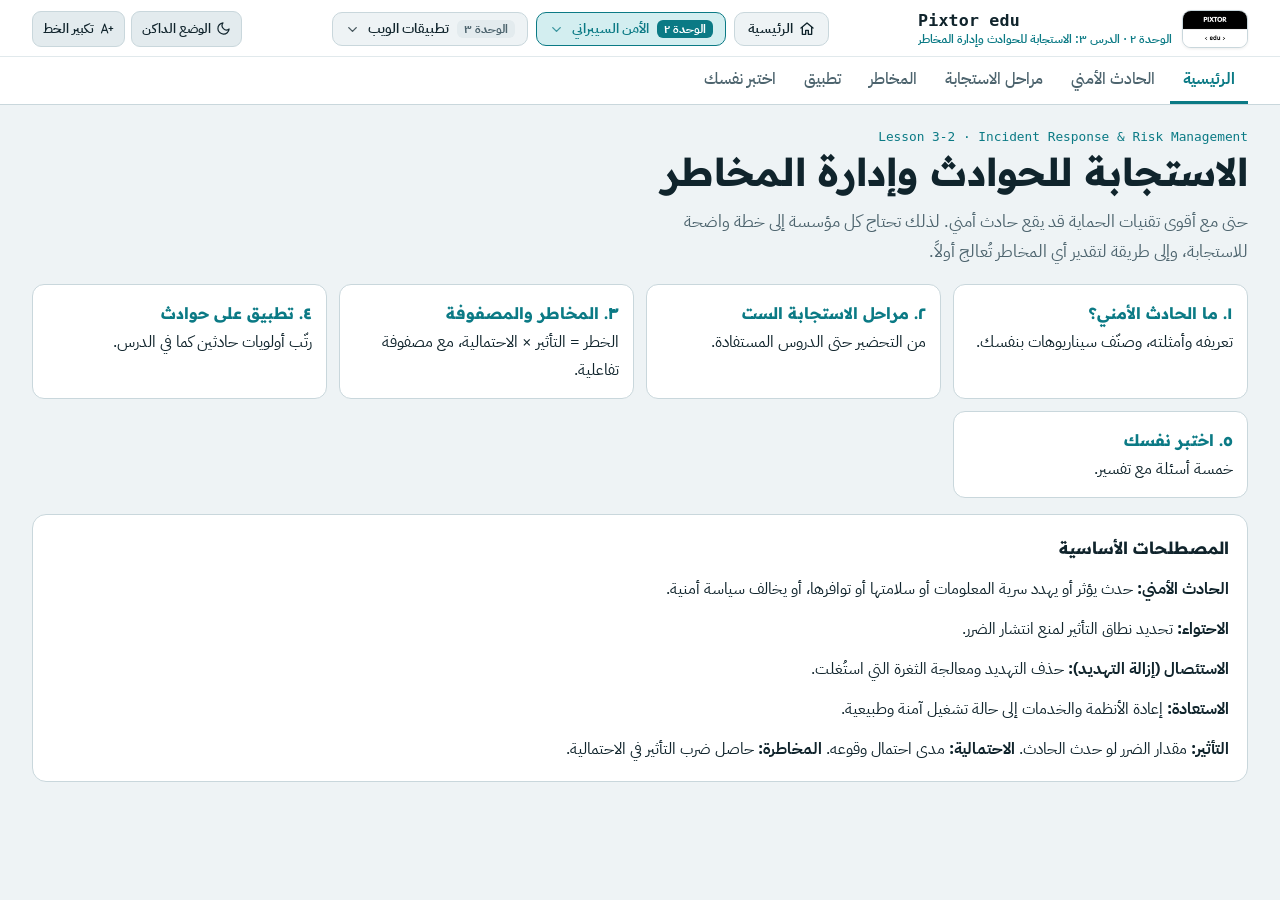
<file: 3.html>
<!doctype html>
<html lang="ar" dir="rtl" data-theme="light"><head><meta charset="utf-8">
<meta name="viewport" content="width=device-width,initial-scale=1,viewport-fit=cover">
<title>معمل الاستجابة للحوادث وإدارة المخاطر — Pixtor edu</title>
<link rel="stylesheet" href="https://fonts.googleapis.com/css2?family=IBM+Plex+Sans+Arabic:wght@400;500;600;700&family=Readex+Pro:wght@600;700&display=swap">
<link rel="stylesheet" href="nav.css">
<style>
:root{--bg:#EEF3F5;--sf:#fff;--sf2:#E3EBEE;--fg:#10242C;--mu:#4D646E;--ln:#C9D7DC;--ac:#0B7A85;--ai:#fff;--as:#D3EEF0;--gd:#17814F;--gs:#D8F0E3;--bd:#B8312A;--bs:#F8DDDA;--wn:#8F5400;--ws:#FBEBCB;--c1:#cfeedd;--c2:#fbeab8;--c3:#fbd3a8;--c4:#f5b0a8;color-scheme:light;
--fd:'Readex Pro','IBM Plex Sans Arabic',system-ui,sans-serif;--fb:'IBM Plex Sans Arabic','Segoe UI',Tahoma,sans-serif;box-sizing:border-box;padding-top:env(safe-area-inset-top,0px);padding-bottom:env(safe-area-inset-bottom,0px)}
@media(prefers-color-scheme:dark){:root:not([data-theme=light]){--bg:#0C1A20;--sf:#132830;--sf2:#1A343E;--fg:#E3EFF2;--mu:#9DB6BE;--ln:#27434D;--ac:#3FC1CC;--ai:#05262B;--as:#12383E;--gd:#4CC98A;--gs:#123626;--bd:#FF8A80;--bs:#3E1B19;--wn:#F2B04C;--ws:#3B2C0E;--c1:#14412c;--c2:#4a3d12;--c3:#5a3414;--c4:#5e2220;color-scheme:dark}}
:root[data-theme=dark]{--bg:#0C1A20;--sf:#132830;--sf2:#1A343E;--fg:#E3EFF2;--mu:#9DB6BE;--ln:#27434D;--ac:#3FC1CC;--ai:#05262B;--as:#12383E;--gd:#4CC98A;--gs:#123626;--bd:#FF8A80;--bs:#3E1B19;--wn:#F2B04C;--ws:#3B2C0E;--c1:#14412c;--c2:#4a3d12;--c3:#5a3414;--c4:#5e2220;color-scheme:dark}
html{scroll-padding-top:env(safe-area-inset-top,0px)}
*{box-sizing:border-box}
body{margin:0;background:var(--bg);color:var(--fg);font-family:var(--fb);line-height:1.75;font-size:1rem}
body::before{content:"";position:fixed;inset:0 0 auto;height:env(safe-area-inset-top,0px);z-index:30;background:var(--sf)}
h1,h2,h3,p{margin:0}
.g{padding-inline:max(16px,env(safe-area-inset-left,0px))}
.top{position:sticky;top:env(safe-area-inset-top,0px);z-index:20;background:var(--sf);border-bottom:1px solid var(--ln)}
.ti{display:flex;justify-content:space-between;align-items:center;gap:10px;padding-block:10px 2px;max-width:1100px;margin-inline:auto}
.brand{font-family:var(--fd);font-weight:700;font-size:1.05rem}
.tabs{display:flex;gap:2px;overflow-x:auto;max-width:1100px;margin-inline:auto}
.tabs a{color:var(--mu);text-decoration:none;padding:8px 13px;border-bottom:3px solid transparent;white-space:nowrap;font-weight:500}
.tabs a[aria-current=page]{color:var(--ac);border-color:var(--ac);font-weight:700}
main{max-width:1100px;margin-inline:auto;padding-block:24px 60px}
.view[hidden]{display:none}
.k{font:500 .8rem monospace;color:var(--ac);direction:ltr;text-align:right}
h1{font-family:var(--fd);font-size:clamp(1.6rem,4.2vw,2.4rem);line-height:1.3;margin-block:4px 8px}
.lead{color:var(--mu);font-size:1.08rem;max-width:62ch;margin-bottom:18px}
.pn{background:var(--sf);border:1px solid var(--ln);border-radius:14px;padding:18px;display:grid;gap:12px;margin-bottom:16px;min-width:0}
.pn h3{font-family:var(--fd);font-size:1.05rem}
.cols{display:grid;grid-template-columns:repeat(auto-fit,minmax(240px,1fr));gap:12px}
.card{padding:14px;border:1px solid var(--ln);border-radius:12px;background:var(--bg)}
.card b{color:var(--ac);font-family:var(--fd)}
a.card{color:inherit;text-decoration:none;background:var(--sf)}a.card:hover{border-color:var(--ac)}
.try{padding:9px 13px;border-radius:10px;background:var(--as)}
.btn{font:inherit;font-weight:600;border:1px solid var(--ln);background:var(--sf2);color:var(--fg);padding:7px 14px;border-radius:10px;cursor:pointer;text-decoration:none;display:inline-flex;align-items:center}
.btn.sm{padding:4px 12px;font-size:.88rem}
.btn:hover{border-color:var(--ac)}.btn[aria-pressed=true]{background:var(--ac);color:var(--ai);border-color:var(--ac)}.btn.p{background:var(--ac);color:var(--ai);border-color:var(--ac)}
.btn:focus-visible,a:focus-visible,select:focus-visible,input:focus-visible{outline:3px solid var(--ac);outline-offset:2px}
.row{display:flex;flex-wrap:wrap;gap:8px;align-items:center}
.tag{display:inline-block;padding:1px 10px;border-radius:99px;font-size:.85rem;font-weight:600;background:var(--as);color:var(--ac)}
.tag.good{background:var(--gs);color:var(--gd)}.tag.bad{background:var(--bs);color:var(--bd)}.tag.warn{background:var(--ws);color:var(--wn)}
.res{padding:12px;border-radius:10px;background:var(--sf2)}
.res.good{background:var(--gs)}.res.bad{background:var(--bs)}
select{font:inherit;padding:6px 10px;border-radius:10px;border:1px solid var(--ln);background:var(--bg);color:var(--fg)}
.item{display:grid;grid-template-columns:minmax(0,1fr) auto;gap:10px;align-items:center;padding:10px 0;border-bottom:1px dashed var(--ln)}
@media(max-width:600px){.item{grid-template-columns:minmax(0,1fr)}}
.flow{display:flex;flex-wrap:wrap;gap:6px}
.flow .btn{display:flex;gap:6px;align-items:center}
.num{display:inline-grid;place-items:center;width:24px;height:24px;border-radius:50%;background:var(--ac);color:var(--ai);font-size:.8rem}
.flow .btn[aria-pressed=true] .num{background:var(--ai);color:var(--ac)}
.mx{display:grid;grid-template-columns:auto repeat(5,minmax(0,1fr));gap:4px;direction:rtl;max-width:520px}
.mx div{display:grid;place-items:center;min-height:44px;border-radius:8px;font-weight:700;font-size:.85rem;text-align:center}
.mx .h{background:none;color:var(--mu);font-weight:500;font-size:.75rem;padding:0 4px}
.mx .on{outline:4px solid var(--fg);outline-offset:1px}
.l1{background:var(--c1)}.l2{background:var(--c2)}.l3{background:var(--c3)}.l4{background:var(--c4)}
input[type=range]{width:100%;accent-color:var(--ac)}
.q{padding:12px;border:1px solid var(--ln);border-radius:12px;background:var(--bg);display:grid;gap:8px}
.q.ok{border-color:var(--gd)}.q.no{border-color:var(--bd)}
details{border:1px solid var(--ln);border-radius:10px;padding:8px 12px;background:var(--bg)}summary{cursor:pointer;font-weight:600}
.big{font-family:var(--fd);font-size:1.4rem;font-weight:700}
</style></head><body>
<header class="site-top" id="site-top" data-lesson="u2l3"><div class="site-nav-mount"></div><nav class="g tabs" id="tabs" aria-label="أقسام الدرس"></nav></header>
<script src="nav.js"></script>
<main class="g">

<section class="view" id="v-home">
<p class="k">Lesson 3-2 · Incident Response &amp; Risk Management</p>
<h1>الاستجابة للحوادث وإدارة المخاطر</h1>
<p class="lead">حتى مع أقوى تقنيات الحماية قد يقع حادث أمني. لذلك تحتاج كل مؤسسة إلى خطة واضحة للاستجابة، وإلى طريقة لتقدير أي المخاطر تُعالج أولاً.</p>
<div class="cols" style="margin-bottom:16px">
<a class="card" href="#incident"><b>١. ما الحادث الأمني؟</b><br>تعريفه وأمثلته، وصنّف سيناريوهات بنفسك.</a>
<a class="card" href="#phases"><b>٢. مراحل الاستجابة الست</b><br>من التحضير حتى الدروس المستفادة.</a>
<a class="card" href="#risk"><b>٣. المخاطر والمصفوفة</b><br>الخطر = التأثير × الاحتمالية، مع مصفوفة تفاعلية.</a>
<a class="card" href="#apply"><b>٤. تطبيق على حوادث</b><br>رتّب أولويات حادثين كما في الدرس.</a>
<a class="card" href="#quiz"><b>٥. اختبر نفسك</b><br>خمسة أسئلة مع تفسير.</a>
</div>
<div class="pn"><h3>المصطلحات الأساسية</h3>
<p><b>الحادث الأمني:</b> حدث يؤثر أو يهدد سرية المعلومات أو سلامتها أو توافرها، أو يخالف سياسة أمنية.</p>
<p><b>الاحتواء:</b> تحديد نطاق التأثير لمنع انتشار الضرر.</p>
<p><b>الاستئصال (إزالة التهديد):</b> حذف التهديد ومعالجة الثغرة التي استُغلت.</p>
<p><b>الاستعادة:</b> إعادة الأنظمة والخدمات إلى حالة تشغيل آمنة وطبيعية.</p>
<p><b>التأثير:</b> مقدار الضرر لو حدث الحادث. <b>الاحتمالية:</b> مدى احتمال وقوعه. <b>المخاطرة:</b> حاصل ضرب التأثير في الاحتمالية.</p></div>
</section>

<section class="view" id="v-incident" hidden>
<p class="k">Security Incident</p><h1>ما الحادث الأمني؟</h1>
<p class="lead">حدث يؤثر على سرية المعلومات أو سلامتها أو توافرها، أو يخالف سياسة أمنية.</p>
<div class="cols" style="margin-bottom:16px">
<div class="card"><b>تسرب المعلومات</b><br>تسرب البيانات الشخصية أو السرية إلى خارج المؤسسة. يمس <b>السرية</b>.</div>
<div class="card"><b>التلاعب بالبيانات</b><br>تعديل بيانات داخل نظام ما دون تصريح. يمس <b>السلامة</b>.</div>
<div class="card"><b>انقطاع الخدمة</b><br>تعطيل الخدمة وجعلها غير متاحة بسبب هجمات. يمس <b>التوافر</b>.</div></div>
<div class="pn"><h3>جرّب: صنّف كل سيناريو</h3><div id="cl"></div></div>
</section>

<section class="view" id="v-phases" hidden>
<p class="k">Incident Response Flow</p><h1>تدفق الاستجابة للحوادث</h1>
<p class="lead">ست مراحل مرتبة. يساعد الترتيب على فهم التسلسل العام، لكن قد تتداخل المراحل أو تتكرر عملياً (مثلاً قد يلزم الرجوع للاحتواء بعد اكتشاف امتداد جديد).</p>
<div class="pn"><div class="flow" id="fl"></div><div class="res" id="pd" aria-live="polite"></div></div>
<div class="pn"><h3>جرّب: في أي مرحلة نحن؟</h3><div id="pm"></div></div>
<details class="pn"><summary>لماذا يأتي الاحتواء قبل الاستئصال؟</summary><p>مثل حريق في مبنى: أول شيء تغلق أبواب الغرفة المشتعلة حتى لا تنتشر النار (احتواء)، ثم تطفئها وتزيل سبب الاشتعال (استئصال). ولو بدأت بالإطفاء دون الإغلاق قد تتسع النار أثناء ذلك. والاستعادة تأتي بعد التأكد من زوال التهديد، حتى لا نعيد تشغيل نظام ما زال مصاباً.</p></details>
</section>

<section class="view" id="v-risk" hidden>
<p class="k">Risk = Impact × Likelihood</p><h1>مفهوم المخاطر ومصفوفة التقييم</h1>
<p class="lead">الخطر المحتمل أن يقع حدث يسبب ضرراً. نقدّر درجته بضرب عاملين: التأثير والاحتمالية.</p>
<div class="pn">
<p class="try"><b>جرّب:</b> حرّك المؤشرين وراقب الخلية في المصفوفة. المخاطر ذات التأثير العالي والاحتمالية العالية تُعالج أولاً.</p>
<label>التأثير (حجم الضرر): <b id="iv"></b><input type="range" id="im" min="1" max="5" value="3"></label>
<label>الاحتمالية (مدى الوقوع): <b id="lv"></b><input type="range" id="lm" min="1" max="5" value="3"></label>
<div class="res"><span id="ex"></span> <span class="big" id="rs"></span> <span class="tag" id="pr"></span></div>
<div class="mx" id="mx" aria-label="مصفوفة تقييم المخاطر"></div>
</div>
<p class="pn">ترتيب الحالات الأخرى يعتمد على درجات المصفوفة والسياق والضوابط المتاحة. فالرقم وحده ليس القرار النهائي.</p>
</section>

<section class="view" id="v-apply" hidden>
<p class="k">Applying the Matrix</p><h1>تطبيق: حادثان، أيهما أولاً؟</h1>
<p class="lead">طبّق المعادلة على المثالين، ثم قارن النتيجة.</p>
<div class="cols">
<div class="pn"><h3>حادث ١: هجوم فدية يشفّر سجلات المستشفى بالكامل</h3><p>تأثير مرتفع جداً = 5، احتمالية مرتفعة = 4</p><button class="btn p" data-a="5,4,حادث ١">احسب الخطر</button><div class="res" hidden></div></div>
<div class="pn"><h3>حادث ٢: انقطاع الشبكة 10 ثوان مع وجود مسار احتياطي</h3><p>تأثير منخفض = 2، احتمالية متوسطة = 3</p><button class="btn p" data-a="2,3,حادث ٢">احسب الخطر</button><div class="res" hidden></div></div></div>
</section>

<section class="view" id="v-quiz" hidden>
<p class="k">Check your understanding</p><h1>اختبر نفسك</h1>
<div class="pn" id="qz"></div><span class="tag" id="sc">النتيجة: 0</span>
</section>
</main>

<script>
(function(){'use strict';
const $=(s,r=document)=>r.querySelector(s),$$=(s,r=document)=>[...r.querySelectorAll(s)];
const TABS=[['home','الرئيسية'],['incident','الحادث الأمني'],['phases','مراحل الاستجابة'],['risk','المخاطر'],['apply','تطبيق'],['quiz','اختبر نفسك']];
$('#tabs').innerHTML=TABS.map(t=>`<a href="#${t[0]}" data-v="${t[0]}">${t[1]}</a>`).join('');
const done={};
function route(){let h=location.hash.slice(1);if(!TABS.some(t=>t[0]===h))h='home';
$$('.view').forEach(v=>v.hidden=v.id!=='v-'+h);
$$('#tabs a').forEach(a=>a.dataset.v===h?a.setAttribute('aria-current','page'):a.removeAttribute('aria-current'));
if(!done[h]){done[h]=1;({incident:inc,phases:ph,risk:risk,apply:app,quiz:quiz})[h]?.()}
window.scrollTo(0,0)}
addEventListener('hashchange',route);

function inc(){
const T=['تسرب المعلومات','التلاعب بالبيانات','انقطاع الخدمة'];
const S=[['نشر ملفات بيانات الطلاب الشخصية على موقع عام دون قصد',0,'البيانات الشخصية خرجت من المؤسسة: السرية.'],['شخص يغيّر درجات طالب في النظام دون صلاحية',1,'عُدّلت البيانات دون إذن: السلامة.'],['هجوم يجعل موقع المدرسة لا يفتح لساعات',2,'الخدمة غير متاحة للمستخدمين: التوافر.'],['موظف يرسل تقارير سرية إلى بريده الشخصي خارج المؤسسة',0,'معلومات سرية خرجت من المؤسسة: السرية.']];
$('#cl').innerHTML=S.map((s,i)=>`<div class="item" data-i="${i}"><span>${s[0]}</span><span class="row"><select aria-label="نوع الحادث"><option value="">اختر…</option>${T.map((t,j)=>`<option value="${j}">${t}</option>`).join('')}</select><span class="tag"></span></span></div>`).join('');
$$('#cl select').forEach(sel=>sel.onchange=()=>{const s=S[+sel.closest('.item').dataset.i],t=sel.nextElementSibling;if(sel.value===''){t.textContent='';return}const ok=+sel.value===s[1];t.className='tag '+(ok?'good':'bad');t.textContent=ok?'صحيح. '+s[2]:'حاول مرة أخرى'})}

const P=[['التحضير','إنشاء إجراءات وهياكل استجابة مسبقاً، واستعداداً للحوادث.','كواشف دخان وطفايات وخطة إخلاء قبل أي حريق.'],['الاكتشاف','اكتشاف وتأكيد وقوع حادث.','إنذار الحريق يرنّ ويتأكد الحارس أنه حريق فعلاً.'],['الاحتواء','تحديد نطاق التأثير بحيث لا ينتشر الضرر أكثر (عزل الجزء المتأثر أو قطع أثره بالطريقة المناسبة).','إغلاق أبواب الغرفة المشتعلة.'],['إزالة التهديد (الاستئصال)','إزالة التهديد ومسبباته، مثل حذف البرمجيات الخبيثة ومعالجة الثغرة المستغلة.','إطفاء النار وإزالة سبب الاشتعال.'],['الاستعادة','إعادة الأنظمة والخدمات إلى حالة تشغيل آمنة وطبيعية (قد تشمل الاستعادة من نسخة احتياطية سليمة).','إصلاح الغرفة وإعادة فتح المبنى.'],['الدروس المستفادة والتحسين','تحليل ما حدث وتوثيق الدروس وتحسين الضوابط لتقليل احتمال التكرار وأثره.','معرفة سبب الحريق وتحسين الإجراءات.']];
function ph(){
$('#fl').innerHTML=P.map((p,i)=>`<button class="btn" type="button" data-i="${i}" aria-pressed="false"><span class="num">${i+1}</span>${p[0]}</button>`).join('');
const show=i=>{$$('#fl .btn').forEach((b,j)=>b.setAttribute('aria-pressed',String(i===j)));$('#pd').innerHTML=`<b>${P[i][0]}</b><p>${P[i][1]}</p><p class="tag">مثال الحريق: ${P[i][2]}</p>`};
$('#fl').onclick=e=>{const b=e.target.closest('button');if(b)show(+b.dataset.i)};show(0);
const M=[['ظهرت رسالة فدية على جهاز موظف وأكد الفريق وقوع الهجوم',1],['فصل الجهاز المصاب عن الشبكة لمنع الانتشار',2],['حذف البرمجية الخبيثة وتحديث البرنامج الذي كان فيه الثغرة',3],['إعادة الخوادم للعمل من نسخة احتياطية سليمة',4],['اجتماع لتحليل ما حدث وتحديث الضوابط',5],['تدريب الفريق وإعداد خطة استجابة قبل أي هجوم',0]];
$('#pm').innerHTML=M.map((m,i)=>`<div class="item" data-i="${i}"><span>${m[0]}</span><span class="row"><select aria-label="المرحلة"><option value="">اختر…</option>${P.map((p,j)=>`<option value="${j}">${p[0]}</option>`).join('')}</select><span class="tag"></span></span></div>`).join('');
$$('#pm select').forEach(s=>s.onchange=()=>{const t=s.nextElementSibling;if(s.value===''){t.textContent='';return}const ok=+s.value===M[+s.closest('.item').dataset.i][1];t.className='tag '+(ok?'good':'bad');t.textContent=ok?'صحيح':'حاول مرة أخرى'})}

const lvl=v=>v>=15?['أولوية عالية جداً','bad',4]:v>=10?['أولوية عالية','warn',3]:v>=5?['أولوية متوسطة','warn',2]:['أولوية منخفضة','good',1];
function risk(){
const IL=['منخفض جداً','منخفض','متوسط','عالٍ','عالٍ جداً'],LL=['منخفضة جداً','منخفضة','متوسطة','عالية','عالية جداً'];
let h='<div class="h"></div>'+IL.map(x=>`<div class="h">${x}</div>`).join('');
for(let l=5;l>=1;l--){h+=`<div class="h">${LL[l-1]}</div>`;for(let i=1;i<=5;i++)h+=`<div class="l${lvl(i*l)[2]}" data-c="${i}-${l}">${i*l}</div>`}
$('#mx').innerHTML=h+'<div class="h"></div><div class="h" style="grid-column:2/-1">التأثير ←  (الصفوف: الاحتمالية)</div>';
const up=()=>{const i=+$('#im').value,l=+$('#lm').value,v=i*l,r=lvl(v);$('#iv').textContent=IL[i-1]+' ('+i+')';$('#lv').textContent=LL[l-1]+' ('+l+')';$('#ex').textContent=`${i} × ${l} =`;$('#rs').textContent=v;$('#pr').textContent=r[0];$('#pr').className='tag '+r[1];$$('#mx .on').forEach(x=>x.classList.remove('on'));$(`#mx [data-c="${i}-${l}"]`).classList.add('on')};
$('#im').oninput=up;$('#lm').oninput=up;up()}

function app(){$$('#v-apply button').forEach(b=>b.onclick=()=>{const[i,l,n]=b.dataset.a.split(',');const v=i*l,r=lvl(v),o=b.nextElementSibling;o.hidden=false;o.className='res '+(r[1]==='bad'?'bad':r[1]==='good'?'good':'');o.innerHTML=`${i} × ${l} = <b>${v}</b> ← <b>${r[0]}</b>. ${v>=15?'يُعالج فوراً وقبل غيره.':'يُعالج بعد الحالات ذات الأولوية الأعلى.'}`})}

function quiz(){
const Q=[['أي مما يلي يُعد حادثاً أمنياً؟',['تحديث تطبيق في موعده','تعديل بيانات نظام دون تصريح','طباعة تقرير عادي'],1,'التعديل دون إذن يهدد سلامة البيانات.'],['ما غرض مرحلة الاحتواء؟',['حذف الأنظمة المتضررة نهائياً','منع انتشار الضرر أكثر','كتابة تقرير الدروس'],1,'الاحتواء يحدد نطاق التأثير ويعزل الجزء المتأثر.'],['حذف البرمجية الخبيثة ومعالجة الثغرة المستغلة يتبع مرحلة:',['الاكتشاف','إزالة التهديد (الاستئصال)','التحضير'],1,'الاستئصال يزيل التهديد ومسبباته.'],['تُحسب درجة الخطر بالمعادلة:',['التأثير + الاحتمالية','التأثير × الاحتمالية','التأثير ÷ الاحتمالية'],1,'الخطر = درجة التأثير × درجة الاحتمالية.'],['حادث تأثيره 5 واحتماليته 4، ما درجة خطره وأولويته؟',['20، أولوية قصوى','9، أولوية منخفضة','1، لا يحتاج معالجة'],0,'5 × 4 = 20 في أعلى المصفوفة.']];
let g=0,d=0;
$('#qz').innerHTML=Q.map((q,i)=>`<div class="q" data-i="${i}"><p><b>${i+1}.</b> ${q[0]}</p><div class="row">${q[1].map((o,j)=>`<button class="btn" type="button" data-j="${j}">${o}</button>`).join('')}</div><p class="fb" aria-live="polite"></p></div>`).join('');
$('#qz').onclick=e=>{const b=e.target.closest('button');if(!b)return;const q=b.closest('.q');if(q.dataset.d)return;q.dataset.d=1;const Z=Q[+q.dataset.i],ok=+b.dataset.j===Z[2];q.classList.add(ok?'ok':'no');$('.fb',q).textContent=(ok?'إجابة صحيحة. ':'إجابة غير صحيحة. ')+Z[3];$$('button',q).forEach(x=>x.disabled=true);d++;if(ok)g++;$('#sc').textContent='النتيجة: '+g+' من '+Q.length+(d===Q.length?' · انتهيت':'')}}
route();
})();
</script></body></html>
</file>
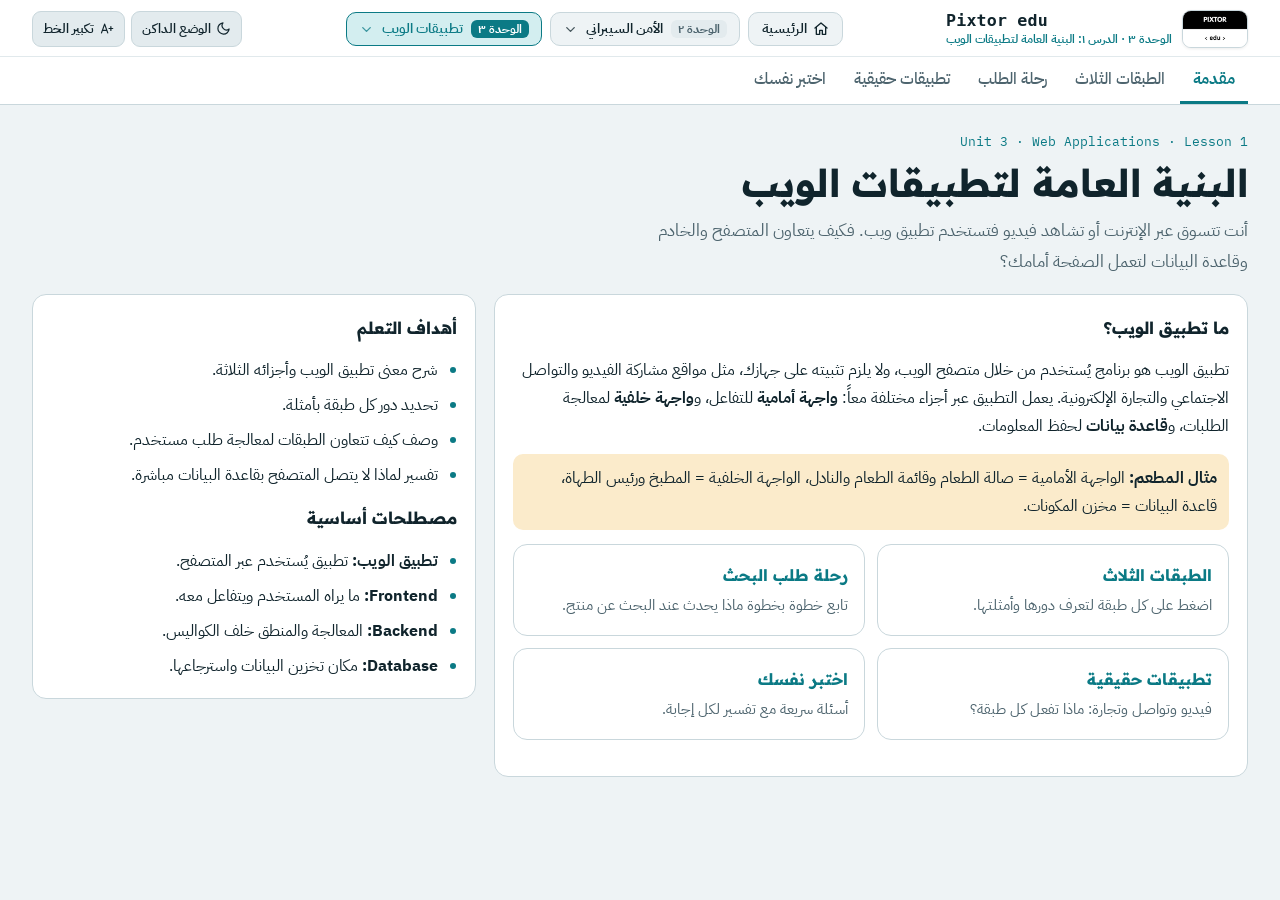
<file: web-applications-architecture.html>
<!doctype html>
<html lang="ar" dir="rtl" data-theme="light"><head><meta charset="utf-8">
<meta name="viewport" content="width=device-width, initial-scale=1, viewport-fit=cover">
<title>معمل تطبيقات الويب — البنية العامة — Pixtor edu</title>
<link rel="stylesheet" href="https://fonts.googleapis.com/css2?family=IBM+Plex+Mono:wght@400;500&family=IBM+Plex+Sans+Arabic:wght@400;500;600;700&family=Readex+Pro:wght@500;600;700&display=swap">
<link rel="stylesheet" href="nav.css">
<style>
:root{--bg:#EEF3F5;--surface:#fff;--surface2:#E3EBEE;--fg:#10242C;--muted:#4D646E;--line:#C9D7DC;--accent:#0B7A85;--accent-ink:#fff;--accent-soft:#D3EEF0;--good:#17814F;--good-soft:#D8F0E3;--bad:#B8312A;--bad-soft:#F8DDDA;--warn:#8F5400;--warn-soft:#FBEBCB;--cipher:#5B3FA8;--cipher-soft:#E7E0F7;--f-d:'Readex Pro','IBM Plex Sans Arabic',system-ui,sans-serif;--f-b:'IBM Plex Sans Arabic','Segoe UI',Tahoma,sans-serif;--f-m:'IBM Plex Mono',ui-monospace,monospace;color-scheme:light;box-sizing:border-box;padding-top:env(safe-area-inset-top,0px);padding-bottom:env(safe-area-inset-bottom,0px)}
:root[data-theme="dark"]{--bg:#0C1A20;--surface:#132830;--surface2:#1A343E;--fg:#E3EFF2;--muted:#9DB6BE;--line:#27434D;--accent:#3FC1CC;--accent-ink:#05262B;--accent-soft:#12383E;--good:#4CC98A;--good-soft:#123626;--bad:#FF8A80;--bad-soft:#3E1B19;--warn:#F2B04C;--warn-soft:#3B2C0E;--cipher:#B9A4F5;--cipher-soft:#2A2250;color-scheme:dark}
*{box-sizing:border-box}html{font-size:100%;scroll-padding-top:env(safe-area-inset-top,0px)}html.big{font-size:118%}
body{margin:0;background:var(--bg);color:var(--fg);font-family:var(--f-b);line-height:1.75}
body::before{content:"";position:fixed;inset:0 0 auto;height:env(safe-area-inset-top,0px);z-index:30;background:var(--surface)}
h1,h2,h3,p{margin:0}.g{padding-inline:max(16px,env(safe-area-inset-left,0px))}
.btn{font:inherit;font-weight:600;border:1px solid var(--line);background:var(--surface2);color:var(--fg);padding:6px 14px;border-radius:10px;cursor:pointer;text-decoration:none;display:inline-block}
.btn:hover{border-color:var(--accent)}.btn.p{background:var(--accent);border-color:var(--accent);color:var(--accent-ink)}.btn.sm{padding:3px 11px;font-size:.88rem}
.btn[aria-pressed=true]{background:var(--accent-soft);border-color:var(--accent);color:var(--accent)}.btn:disabled{opacity:.45;cursor:not-allowed}
.tabs{display:flex;gap:2px;overflow-x:auto}
.tabs a{color:var(--muted);text-decoration:none;padding:8px 13px;border-bottom:3px solid transparent;font-weight:500;white-space:nowrap}
.tabs a[aria-current=page]{color:var(--accent);border-color:var(--accent);font-weight:700}
a:focus-visible,button:focus-visible,summary:focus-visible{outline:3px solid var(--accent);outline-offset:2px}
main{max-width:1100px;margin-inline:auto;padding-block:26px 60px}
.kicker{font-family:var(--f-m);font-size:.8rem;color:var(--accent);direction:ltr;text-align:right}
h1{font-family:var(--f-d);font-size:clamp(1.6rem,4.2vw,2.4rem);line-height:1.3;text-wrap:balance}
.lead{font-size:1.08rem;color:var(--muted);max-width:62ch}.vh{display:grid;gap:6px;margin-bottom:18px}
.g2{display:grid;grid-template-columns:minmax(0,1.7fr) minmax(0,1fr);gap:18px;align-items:start}
@media(max-width:880px){.g2{grid-template-columns:minmax(0,1fr)}}
.panel{background:var(--surface);border:1px solid var(--line);border-radius:14px;padding:18px;display:grid;gap:14px;min-width:0}
.panel h3{font-family:var(--f-d);font-size:1.05rem}.panel ul{margin:0;padding-inline-start:1.15rem;display:grid;gap:7px}li::marker{color:var(--accent)}
.try{padding:9px 13px;border-radius:10px;background:var(--accent-soft);font-size:.95rem}.try b{color:var(--accent)}
.muted{color:var(--muted)}.row{display:flex;flex-wrap:wrap;gap:8px;align-items:center}
.tag{display:inline-flex;gap:6px;padding:1px 10px;border-radius:999px;font-size:.84rem;font-weight:600;background:var(--accent-soft);color:var(--accent)}
.tag.good{background:var(--good-soft);color:var(--good)}.tag.bad{background:var(--bad-soft);color:var(--bad)}
.mono{font-family:var(--f-m);direction:ltr;text-align:left;unicode-bidi:isolate}
.inp{font:inherit;padding:8px 12px;border:1px solid var(--line);border-radius:10px;background:var(--bg);color:var(--fg)}
.cards{display:grid;grid-template-columns:repeat(2,minmax(0,1fr));gap:12px;margin-bottom:18px}@media(max-width:640px){.cards{grid-template-columns:minmax(0,1fr)}}
a.card{display:grid;gap:4px;padding:16px;background:var(--surface);border:1px solid var(--line);border-radius:14px;color:inherit;text-decoration:none}
a.card:hover{border-color:var(--accent)}a.card b{font-family:var(--f-d);color:var(--accent)}a.card span{color:var(--muted);font-size:.92rem}
.three{display:grid;grid-template-columns:repeat(3,minmax(0,1fr));gap:10px}@media(max-width:640px){.three{grid-template-columns:minmax(0,1fr)}}
.tier{font:inherit;text-align:center;display:grid;gap:2px;justify-items:center;padding:14px 10px;border:2px solid var(--line);border-radius:14px;background:var(--bg);color:var(--fg);cursor:pointer}
.tier .n{font-family:var(--f-m);direction:ltr;font-size:.8rem;color:var(--muted)}.tier b{font-family:var(--f-d)}
.tier[aria-pressed=true]{border-color:var(--accent);background:var(--accent-soft)}
.ico{width:48px;height:48px;border-radius:14px;background:var(--surface);border:2px solid var(--line);display:grid;place-items:center;color:var(--accent)}
.ico svg,.logo svg{width:26px;height:26px;fill:none;stroke:currentColor;stroke-width:1.8;stroke-linecap:round;stroke-linejoin:round}
.detail{border:1px solid var(--line);border-radius:12px;padding:14px;background:var(--bg);display:grid;gap:8px}
.detail dl{display:grid;grid-template-columns:auto minmax(0,1fr);gap:4px 14px;margin:0}.detail dt{color:var(--muted);font-size:.88rem}.detail dd{margin:0;font-weight:600}
.an{padding:10px 12px;border-radius:10px;background:var(--warn-soft);color:var(--fg)}
.stack3{display:grid;grid-template-columns:repeat(3,minmax(0,1fr));gap:0;align-items:center;padding:14px 8px;border:1px solid var(--line);border-radius:12px;background:var(--bg)}
.nd{display:grid;justify-items:center;gap:4px;text-align:center;font-size:.85rem;position:relative}
.nd .ico{transition:.2s}.nd.on .ico{border-color:var(--accent);box-shadow:0 0 0 5px var(--accent-soft)}
.lk{position:absolute;top:14px;inset-inline-end:-18%;width:36%;text-align:center;color:var(--line);font-size:1.4rem;z-index:2}.lk.on{color:var(--accent)}
.say{min-height:5.5rem;padding:12px;border-radius:12px;border:1px solid var(--line);background:var(--bg);display:grid;gap:4px}
.log{margin:0;padding-inline-start:1.3rem;display:grid;gap:4px;font-size:.9rem;color:var(--muted)}
.dots{display:flex;gap:5px}.dots i{width:9px;height:9px;border-radius:50%;background:var(--line)}.dots i.on{background:var(--accent)}
table{width:100%;border-collapse:collapse;font-size:.92rem}th,td{border:1px solid var(--line);padding:8px 10px;text-align:start;vertical-align:top}th{background:var(--surface2);font-family:var(--f-d)}
.tw{overflow-x:auto}
.q{display:grid;gap:8px;padding:14px;border:1px solid var(--line);border-radius:12px;background:var(--bg)}.q.ok{border-color:var(--good)}.q.no{border-color:var(--bad)}
.opts{display:flex;flex-wrap:wrap;gap:8px}
details{border:1px solid var(--line);border-radius:10px;padding:8px 12px;background:var(--bg)}summary{cursor:pointer;font-weight:600}
@media(prefers-reduced-motion:reduce){*{transition:none!important}}
</style></head><body>
<svg width="0" height="0" style="position:absolute" aria-hidden="true"><defs>
<symbol id="s-shield" viewBox="0 0 24 24"><path d="M3 5h18v12H3zM8 21h8M12 17v4"/></symbol>
<symbol id="s-monitor" viewBox="0 0 24 24"><rect x="3" y="4" width="18" height="12" rx="2"/><path d="M8 20h8M12 16v4"/></symbol>
<symbol id="s-gear" viewBox="0 0 24 24"><circle cx="12" cy="12" r="3"/><path d="M12 2v3M12 19v3M2 12h3M19 12h3M5 5l2 2M17 17l2 2M19 5l-2 2M7 17l-2 2"/></symbol>
<symbol id="s-db" viewBox="0 0 24 24"><ellipse cx="12" cy="6" rx="8" ry="3"/><path d="M4 6v12c0 1.7 3.6 3 8 3s8-1.3 8-3V6M4 12c0 1.7 3.6 3 8 3s8-1.3 8-3"/></symbol>
</defs></svg>
<header class="site-top" id="site-top" data-lesson="u3l1"><div class="site-nav-mount"></div><nav class="g tabs" id="tabs" aria-label="أقسام الدرس"></nav></header>
<script src="nav.js"></script>
<main class="g">

<section class="view" id="v-intro">
 <div class="vh"><p class="kicker">Unit 3 · Web Applications · Lesson 1</p><h1>البنية العامة لتطبيقات الويب</h1>
 <p class="lead">أنت تتسوق عبر الإنترنت أو تشاهد فيديو فتستخدم تطبيق ويب. فكيف يتعاون المتصفح والخادم وقاعدة البيانات لتعمل الصفحة أمامك؟</p></div>
 <div class="g2"><div class="panel">
  <h3>ما تطبيق الويب؟</h3>
  <p>تطبيق الويب هو برنامج يُستخدم من خلال متصفح الويب، ولا يلزم تثبيته على جهازك، مثل مواقع مشاركة الفيديو والتواصل الاجتماعي والتجارة الإلكترونية. يعمل التطبيق عبر أجزاء مختلفة معاً: <b>واجهة أمامية</b> للتفاعل، و<b>واجهة خلفية</b> لمعالجة الطلبات، و<b>قاعدة بيانات</b> لحفظ المعلومات.</p>
  <div class="an"><b>مثال المطعم:</b> الواجهة الأمامية = صالة الطعام وقائمة الطعام والنادل، الواجهة الخلفية = المطبخ ورئيس الطهاة، قاعدة البيانات = مخزن المكونات.</div>
  <div class="cards">
   <a class="card" href="#tiers"><b>الطبقات الثلاث</b><span>اضغط على كل طبقة لتعرف دورها وأمثلتها.</span></a>
   <a class="card" href="#flow"><b>رحلة طلب البحث</b><span>تابع خطوة بخطوة ماذا يحدث عند البحث عن منتج.</span></a>
   <a class="card" href="#apps"><b>تطبيقات حقيقية</b><span>فيديو وتواصل وتجارة: ماذا تفعل كل طبقة؟</span></a>
   <a class="card" href="#quiz"><b>اختبر نفسك</b><span>أسئلة سريعة مع تفسير لكل إجابة.</span></a>
  </div></div>
 <aside class="panel"><h3>أهداف التعلم</h3><ul><li>شرح معنى تطبيق الويب وأجزائه الثلاثة.</li><li>تحديد دور كل طبقة بأمثلة.</li><li>وصف كيف تتعاون الطبقات لمعالجة طلب مستخدم.</li><li>تفسير لماذا لا يتصل المتصفح بقاعدة البيانات مباشرة.</li></ul>
 <h3>مصطلحات أساسية</h3><ul><li><b>تطبيق الويب:</b> تطبيق يُستخدم عبر المتصفح.</li><li><b>Frontend:</b> ما يراه المستخدم ويتفاعل معه.</li><li><b>Backend:</b> المعالجة والمنطق خلف الكواليس.</li><li><b>Database:</b> مكان تخزين البيانات واسترجاعها.</li></ul></aside></div>
</section>

<section class="view" id="v-tiers" hidden>
 <div class="vh"><p class="kicker">Three-Tier Architecture</p><h1>الطبقات الثلاث</h1><p class="lead">كل طبقة لها مسؤولية واحدة واضحة. اختر طبقة لترى التفاصيل.</p></div>
 <div class="g2"><div class="panel">
  <p class="try"><b>جرّب:</b> اضغط على الطبقات الثلاث بالترتيب، ثم فعّل «مثال المطعم».</p>
  <div class="three" id="tr"></div>
  <div class="detail" id="td" aria-live="polite"></div>
  <label class="row"><input type="checkbox" id="rest"> مثال المطعم</label>
 </div>
 <aside class="panel"><h3>ما الذي يجب أن تلاحظه</h3><ul>
  <li>المستخدم يتعامل مع الواجهة الأمامية فقط.</li>
  <li>الواجهة الخلفية هي الوسيط بين الواجهة وقاعدة البيانات.</li>
  <li>لا يجوز للمتصفح أن يتصل بقاعدة البيانات مباشرة؛ الخلفية تعمل كحارس يفحص الصلاحيات ويطبق القواعد ثم يتواصل مع القاعدة.</li>
  <li>فصل الطبقات يسهّل التطوير والصيانة والحماية.</li></ul></aside></div>
</section>

<section class="view" id="v-flow" hidden>
 <div class="vh"><p class="kicker">Request Flow</p><h1>رحلة طلب البحث</h1><p class="lead">ماذا يحدث بين الضغط على «بحث» وظهور النتائج؟</p></div>
 <div class="g2"><div class="panel">
  <div class="row"><label for="kw" class="muted">ابحث في المتجر عن:</label><input class="inp" id="kw" value="سماعات"></div>
  <div class="stack3" id="st"></div>
  <div class="say" aria-live="polite"><div class="row" style="justify-content:space-between"><b id="fs">اضغط «التالي» للبدء</b><div class="dots" id="fd"></div></div><p id="ft"></p></div>
  <div class="row"><button class="btn p" id="fn" type="button">التالي</button><button class="btn" id="fp" type="button">السابق</button><button class="btn" id="fr" type="button">إعادة</button></div>
  <ol class="log" id="fl"></ol>
 </div>
 <aside class="panel"><h3>ما الذي يجب أن تلاحظه</h3><ul>
  <li>الطلب ينزل من الأمامية إلى الخلفية ثم إلى القاعدة، والنتائج ترجع بالطريق نفسه.</li>
  <li>الخلفية لا تعرض الصفحة، والأمامية لا تخزن البيانات.</li>
  <li>نتيجة واحدة تحتاج تعاون الطبقات كلها.</li></ul></aside></div>
</section>

<section class="view" id="v-apps" hidden>
 <div class="vh"><p class="kicker">Real Applications</p><h1>تطبيقات حقيقية</h1><p class="lead">البنية نفسها تتكرر، لكن المهام تختلف حسب التطبيق.</p></div>
 <div class="panel"><div class="row" id="ab"></div><div class="tw"><table><thead><tr><th>الطبقة</th><th>ماذا تفعل هنا؟</th></tr></thead><tbody id="at"></tbody></table></div>
 <p class="try"><b>قارن:</b> بدّل بين التطبيقات الثلاثة؛ ما الذي يتغير وما الذي يبقى ثابتاً؟</p></div>
</section>

<section class="view" id="v-quiz" hidden>
 <div class="vh"><p class="kicker">Check your understanding</p><h1>اختبر نفسك</h1></div>
 <div class="panel" id="qr"></div>
</section>
</main>
<script>
(function(){'use strict';
const $=(s,r=document)=>r.querySelector(s),$$=(s,r=document)=>[...r.querySelectorAll(s)];
const esc=s=>String(s).replace(/[&<>"]/g,c=>({'&':'&amp;','<':'&lt;','>':'&gt;','"':'&quot;'}[c]));
const ico=n=>`<span class="ico"><svg aria-hidden="true"><use href="#s-${n}"/></svg></span>`;
const TABS=[['intro','مقدمة'],['tiers','الطبقات الثلاث'],['flow','رحلة الطلب'],['apps','تطبيقات حقيقية'],['quiz','اختبر نفسك']];
$('#tabs').innerHTML=TABS.map(t=>`<a href="#${t[0]}" data-v="${t[0]}">${t[1]}</a>`).join('');
const init={};
function route(){let h='';try{h=decodeURIComponent(location.hash.slice(1))}catch(e){}if(!TABS.some(t=>t[0]===h))h='intro';
$$('.view').forEach(v=>v.hidden=v.id!=='v-'+h);
$$('#tabs a').forEach(a=>{const on=a.dataset.v===h;on?a.setAttribute('aria-current','page'):a.removeAttribute('aria-current');if(on)try{a.scrollIntoView({inline:'center',block:'nearest'})}catch(e){}});
if(!init[h]&&F[h]){init[h]=1;F[h]()}window.scrollTo(0,0)}
addEventListener('hashchange',route);
/* data */
const TI=[
{k:'f',ic:'monitor',n:'Frontend',t:'الواجهة الأمامية',layer:'العرض والتفاعل',role:'الجزء الذي يراه المستخدم ويتعامل معه في المتصفح، ويستقبل ما يكتبه أو يختاره.',ex:'صفحات البحث، صفحات عرض المنتجات، نماذج الإدخال والدخول.',rest:'صالة الطعام وقائمة الطعام والنادل: كل ما يراه الزبون ويتفاعل معه.'},
{k:'b',ic:'gear',n:'Backend',t:'الواجهة الخلفية',layer:'المعالجة والتحكم',role:'الجزء الخفي الذي يعالج الطلبات ويطبق قواعد التطبيق.',ex:'مطابقة معايير البحث، التحقق من تسجيل الدخول، التحقق من المخزون.',rest:'المطبخ ورئيس الطهاة: يستلم الطلب ويجهزه دون أن يراه الزبون.'},
{k:'d',ic:'db',n:'Database',t:'قاعدة البيانات',layer:'التخزين والإدارة',role:'تحفظ البيانات وتوفرها عند الحاجة، وتنظم الجداول والملفات.',ex:'معلومات المنتجات، بيانات المستخدمين، سجل الطلبات.',rest:'المخزن وغرفة التبريد: يُحفظ فيه الخام ويُسحب منه ما يلزم بدقة.'}];
const F={};
F.intro=()=>{};
F.tiers=()=>{let sel=0;const tr=$('#tr'),td=$('#td'),rest=$('#rest');
tr.innerHTML=TI.map((x,i)=>`<button class="tier" type="button" data-i="${i}" aria-pressed="false">${ico(x.ic)}<b>${x.t}</b><span class="n">${x.n}</span><span class="muted">${x.layer}</span></button>`).join('');
const r=()=>{$$('.tier',tr).forEach((b,i)=>b.setAttribute('aria-pressed',i===sel));const x=TI[sel];
td.innerHTML=`<b>${x.t} <span class="mono muted">(${x.n})</span></b><dl><dt>الطبقة</dt><dd>${x.layer}</dd><dt>الدور</dt><dd>${x.role}</dd><dt>أمثلة</dt><dd>${x.ex}</dd></dl>`+(rest.checked?`<p class="an"><b>في المطعم:</b> ${x.rest}</p>`:'')};
tr.onclick=e=>{const b=e.target.closest('.tier');if(b){sel=+b.dataset.i;r()}};rest.onchange=r;r()};
F.flow=()=>{const kw=$('#kw');
const S=()=>{const w=esc(kw.value.trim()||'منتج');return[
{a:[0],t:`الواجهة الأمامية تستقبل كلمات البحث «${w}» التي أدخلها المستخدم.`,l:'الأمامية تستقبل البحث'},
{a:[0,1],d:0,t:'ترسل الواجهة الأمامية طلب البحث إلى الواجهة الخلفية.',l:'إرسال الطلب إلى الخلفية'},
{a:[1],t:'الخلفية تعالج الطلب: تتحقق منه وتبني استعلاماً مناسباً.',l:'معالجة الطلب'},
{a:[1,2],d:1,t:'ترسل الخلفية الاستعلام إلى قاعدة البيانات.',l:'استعلام إلى قاعدة البيانات'},
{a:[2],t:`قاعدة البيانات تطابق «${w}» مع جدول المنتجات.`,l:'مطابقة جدول المنتجات'},
{a:[1,2],d:1,r:1,t:'ترجع القاعدة المنتجات المطابقة إلى الخلفية.',l:'إرجاع النتائج للخلفية'},
{a:[0,1],d:0,r:1,t:'تجهز الخلفية النتائج وترسلها إلى الواجهة الأمامية.',l:'إرسال النتائج للأمامية'},
{a:[0],t:'الواجهة الأمامية تعرض نتائج البحث للمستخدم على الشاشة.',l:'عرض النتائج'}]};
let i=-1;const st=$('#st');
st.innerHTML=TI.map((x,k)=>`<div class="nd" data-k="${k}">${ico(x.ic)}<b>${x.t}</b>${k<2?`<span class="lk" data-l="${k}">◀</span>`:''}</div>`).join('');
const r=()=>{const s=S(),c=i>=0?s[i]:null;
$$('.nd',st).forEach((n,k)=>n.classList.toggle('on',!!c&&c.a.includes(k)));
$$('.lk',st).forEach(l=>{const on=!!c&&c.d!==undefined&&+l.dataset.l===c.d;l.classList.toggle('on',on);l.textContent=on&&c.r?'▶':'◀'});
$('#fs').textContent=c?`الخطوة ${i+1} من ${s.length}`:'اضغط «التالي» للبدء';
$('#ft').innerHTML=c?c.t:'سنتابع طلب بحث واحداً عبر الطبقات الثلاث.';
$('#fd').innerHTML=s.map((_,k)=>`<i class="${k<=i?'on':''}"></i>`).join('');
$('#fl').innerHTML=s.slice(0,i+1).map(x=>`<li>${x.l}</li>`).join('');
$('#fn').disabled=i>=s.length-1;$('#fp').disabled=i<0};
$('#fn').onclick=()=>{i++;r()};$('#fp').onclick=()=>{i--;r()};$('#fr').onclick=()=>{i=-1;r()};kw.oninput=r;r()};
F.apps=()=>{const A=[
['موقع مشاركة الفيديو','عرض شاشات تشغيل الفيديو والبحث؛ استقبال إجراءات المستخدم.','اختيار الفيديوهات الموصى بها؛ تجميع عدد المشاهدات.','تخزين بيانات الفيديوهات، ومعلومات المستخدمين، وسجل المشاهدة.'],
['شبكة التواصل الاجتماعي','عرض الخط الزمني وشاشات النشر؛ إرسال المدخلات.','تحديد الجمهور المستهدف للمنشورات؛ التحكم في الإشعارات الفورية.','تخزين المنشورات، وعلاقات المتابعة، والرسائل.'],
['موقع تجارة إلكترونية','عرض قوائم المنتجات وشاشات سلة التسوق؛ استقبال عمليات الطلب.','التحقق من المخزون؛ إرسال طلبات الدفع والتعامل مع نتائجها.','تخزين معلومات المنتجات، وسجل الطلبات، ومعلومات العملاء.']];
let s=0;$('#ab').innerHTML=A.map((a,i)=>`<button class="btn" type="button" data-i="${i}" aria-pressed="false">${a[0]}</button>`).join('');
const r=()=>{$$('#ab button').forEach((b,i)=>b.setAttribute('aria-pressed',i===s));
$('#at').innerHTML=TI.map((x,k)=>`<tr><th>${x.t}</th><td>${A[s][k+1]}</td></tr>`).join('')};
$('#ab').onclick=e=>{const b=e.target.closest('button');if(b){s=+b.dataset.i;r()}};r()};
F.quiz=()=>{const Q=[
['أي طبقة يراها المستخدم ويتفاعل معها مباشرة؟',['الواجهة الأمامية','الواجهة الخلفية','قاعدة البيانات'],0,'الواجهة الأمامية هي العرض والتفاعل داخل المتصفح.'],
['أين تُحفظ معلومات المنتجات وسجل الطلبات؟',['الواجهة الأمامية','قاعدة البيانات','المتصفح فقط'],1,'تخزين البيانات وإدارتها مسؤولية قاعدة البيانات.'],
['أي طبقة تتحقق من توفر المنتج في المخزون؟',['الواجهة الخلفية','الواجهة الأمامية','لا أحد'],0,'التحقق من المخزون منطق تطبيق، وهو من عمل الواجهة الخلفية.'],
['لماذا لا يتصل المتصفح بقاعدة البيانات مباشرة؟',['لأن قواعد البيانات بطيئة جداً','لأن الخلفية تفحص صلاحية المستخدم وتحمي البيانات','لأن المتصفح لا يعرض الأرقام'],1,'الخلفية وسيط يطبق قواعد الأمان قبل الوصول للبيانات.'],
['في مثال المطعم، ماذا يقابل المطبخ ورئيس الطهاة؟',['الواجهة الخلفية','قاعدة البيانات','الواجهة الأمامية'],0,'المطبخ يعالج الطلبات كما تفعل الواجهة الخلفية.']];
let got=0,done=0;const R=$('#qr');
R.innerHTML=Q.map((q,i)=>`<div class="q" data-i="${i}"><p><b>${i+1}.</b> ${q[0]}</p><div class="opts">${q[1].map((o,k)=>`<button class="btn" type="button" data-k="${k}">${o}</button>`).join('')}</div><p class="fb" aria-live="polite"></p></div>`).join('')+`<span class="tag" id="sc">النتيجة: 0 من ${Q.length}</span><details><summary>سؤال للتفكير: اشرح كيف تتعاون الطبقات الثلاث عند البحث عن منتج</summary><p>تستقبل الأمامية كلمات البحث وترسلها إلى الخلفية، فتعالج الخلفية الطلب وتستعلم من قاعدة البيانات، فتطابق القاعدة المنتجات وترجعها، ثم تجهزها الخلفية وتعرضها الأمامية للمستخدم.</p></details>`;
R.onclick=e=>{const b=e.target.closest('button[data-k]');if(!b)return;const q=b.closest('.q');if(q.dataset.d)return;q.dataset.d=1;const d=Q[+q.dataset.i],ok=+b.dataset.k===d[2];
q.classList.add(ok?'ok':'no');$('.fb',q).textContent=(ok?'إجابة صحيحة. ':'إجابة غير صحيحة. ')+d[3];$$('button',q).forEach(x=>x.disabled=true);
done++;if(ok)got++;$('#sc').textContent=`النتيجة: ${got} من ${Q.length}`+(done===Q.length?' · انتهيت':'')}};
route();
})();
</script>
</body></html>
</file>
<file: nav.css>
html.big {
  font-size: 118%;
}

html,
body {
  max-width: 100%;
  overflow-x: clip;
}

.site-top {
  --n-bg: var(--bg);
  --n-sf: var(--surface, var(--sf));
  --n-sf2: var(--surface2, var(--sf2));
  --n-fg: var(--fg);
  --n-mu: var(--muted, var(--mu));
  --n-ln: var(--line, var(--ln));
  --n-ac: var(--accent, var(--ac));
  --n-ai: var(--accent-ink, var(--ai));
  --n-as: var(--accent-soft, var(--as));
  --n-fd: var(--f-display, var(--f-d, var(--fd)));
  --n-fb: var(--f-body, var(--f-b, var(--fb)));
  --n-fm: var(--f-mono, ui-monospace, Consolas, monospace);

  position: sticky;
  top: env(safe-area-inset-top, 0px);
  z-index: 25;
  width: 100%;
  background: var(--n-sf);
  border-bottom: 1px solid var(--n-ln);
}

.site-in,
.site-top .tabs,
main {
  width: 100% !important;
  max-width: none !important;
}

.site-in,
.site-top .tabs,
main.gutter,
main.g {
  padding-inline: max(clamp(14px, 2.5vw, 48px), env(safe-area-inset-left, 0px))
    max(clamp(14px, 2.5vw, 48px), env(safe-area-inset-right, 0px)) !important;
}

.site-bar {
  display: flex;
  align-items: center;
  justify-content: space-between;
  gap: 10px 18px;
  padding-block: 10px 8px;
  flex-wrap: wrap;
  position: relative;
}

.site-brand {
  display: flex;
  align-items: center;
  gap: 10px;
  color: var(--n-fg);
  text-decoration: none;
  min-width: 0;
  flex: 0 1 auto;
}

.site-brand:hover .site-brand-t {
  color: var(--n-ac);
}

.site-logo-wrap {
  height: 38px;
  border-radius: 9px;
  overflow: hidden;
  border: 1px solid var(--n-ln);
  background: #fff;
  flex: none;
  display: flex;
  align-items: center;
  box-shadow: 0 1px 3px rgba(0, 0, 0, .08);
}

.site-logo-wrap img {
  height: 100%;
  width: auto;
  aspect-ratio: 915 / 515;
  display: block;
  object-fit: cover;
}

.site-brand-txt {
  display: grid;
  line-height: 1.25;
  min-width: 0;
}

.site-brand-t {
  font-family: var(--n-fm);
  font-weight: 700;
  font-size: 1.04rem;
  letter-spacing: .01em;
  direction: ltr;
  text-align: start;
  white-space: nowrap;
  overflow: hidden;
  text-overflow: ellipsis;
  transition: color .15s;
}

.site-brand-k {
  font-size: .76rem;
  font-weight: 600;
  color: var(--n-ac);
  white-space: nowrap;
  overflow: hidden;
  text-overflow: ellipsis;
}

.unit-nav {
  display: flex;
  align-items: center;
  gap: 8px;
  flex-wrap: wrap;
}

.unit-home {
  font: inherit;
  display: inline-flex;
  align-items: center;
  gap: 6px;
  padding: 6px 13px;
  border: 1px solid var(--n-ln);
  border-radius: 10px;
  background: var(--n-bg);
  color: var(--n-fg);
  text-decoration: none;
  font-weight: 600;
  font-size: .9rem;
  line-height: 1.35;
  white-space: nowrap;
  transition: border-color .15s, background .15s, color .15s;
}

.unit-home:hover {
  border-color: var(--n-ac);
  color: var(--n-ac);
}

.unit-home[aria-current="page"] {
  background: var(--n-ac);
  border-color: var(--n-ac);
  color: var(--n-ai);
}

.unit-home svg {
  width: 16px;
  height: 16px;
  flex: none;
  fill: none;
  stroke: currentColor;
  stroke-width: 2;
  stroke-linecap: round;
  stroke-linejoin: round;
}

.unit-dd {
  position: relative;
}

.unit-btn {
  font: inherit;
  display: inline-flex;
  align-items: center;
  gap: 8px;
  padding: 6px 12px;
  border: 1px solid var(--n-ln);
  border-radius: 10px;
  background: var(--n-bg);
  color: var(--n-fg);
  cursor: pointer;
  font-weight: 600;
  font-size: .9rem;
  line-height: 1.35;
  transition: border-color .15s, background .15s, box-shadow .15s, color .15s;
}

.unit-btn:hover {
  border-color: var(--n-ac);
}

.unit-btn[data-active="true"] {
  background: var(--n-as);
  border-color: var(--n-ac);
  color: var(--n-ac);
}

.unit-btn[aria-expanded="true"] {
  border-color: var(--n-ac);
  box-shadow: 0 0 0 3px var(--n-as);
}

.unit-pill {
  display: inline-flex;
  align-items: center;
  padding: 1px 7px;
  border-radius: 6px;
  font-size: .74rem;
  font-weight: 700;
  background: var(--n-sf2);
  color: var(--n-mu);
  flex: none;
}

.unit-btn[data-active="true"] .unit-pill {
  background: var(--n-ac);
  color: var(--n-ai);
}

.unit-name {
  white-space: nowrap;
}

.unit-chev {
  width: 15px;
  height: 15px;
  flex: none;
  fill: none;
  stroke: currentColor;
  stroke-width: 2.2;
  stroke-linecap: round;
  stroke-linejoin: round;
  opacity: .75;
  transition: transform .18s ease, opacity .15s;
}

.unit-btn[aria-expanded="true"] .unit-chev {
  transform: rotate(180deg);
  opacity: 1;
}

.unit-menu {
  position: absolute;
  top: calc(100% + 6px);
  inset-inline-start: 0;
  z-index: 40;
  min-width: min(336px, calc(100vw - 24px));
  max-width: min(400px, calc(100vw - 24px));
  max-height: min(72vh, 440px);
  overflow-y: auto;
  background: var(--n-sf);
  border: 1px solid var(--n-ln);
  border-radius: 14px;
  box-shadow: 0 14px 36px rgba(10, 30, 38, .16);
  padding: 8px;
  display: grid;
  gap: 4px;
  animation: navDrop .14s ease-out;
}

:root[data-theme="dark"] .unit-menu {
  box-shadow: 0 16px 40px rgba(0, 0, 0, .5);
}

.unit-menu[hidden] {
  display: none !important;
}

@keyframes navDrop {
  from {
    opacity: 0;
    transform: translateY(-4px);
  }
  to {
    opacity: 1;
    transform: translateY(0);
  }
}

.unit-menu-head {
  display: flex;
  justify-content: space-between;
  align-items: center;
  gap: 8px;
  padding: 5px 10px 8px;
  border-bottom: 1px solid var(--n-ln);
  margin-bottom: 3px;
  font-size: .78rem;
  color: var(--n-mu);
  font-weight: 600;
}

.unit-menu-en {
  font-family: var(--n-fm);
  font-size: .72rem;
  direction: ltr;
}

.unit-link {
  display: grid;
  grid-template-columns: auto minmax(0, 1fr) auto;
  align-items: start;
  gap: 10px;
  padding: 9px 10px;
  border-radius: 10px;
  text-decoration: none;
  color: var(--n-fg);
  border: 1px solid transparent;
  transition: background .12s, border-color .12s;
}

.unit-link:hover {
  background: var(--n-sf2);
  border-color: var(--n-ln);
}

.unit-link[aria-current="page"] {
  background: var(--n-as);
  border-color: var(--n-ac);
}

.unit-lnum {
  width: 26px;
  height: 26px;
  border-radius: 8px;
  background: var(--n-sf2);
  color: var(--n-ac);
  display: grid;
  place-items: center;
  font-family: var(--n-fd);
  font-weight: 700;
  font-size: .82rem;
  margin-top: 2px;
  flex: none;
}

.unit-link[aria-current="page"] .unit-lnum {
  background: var(--n-ac);
  color: var(--n-ai);
}

.unit-lbody {
  display: grid;
  gap: 2px;
  min-width: 0;
}

.unit-ltitle {
  font-family: var(--n-fd);
  font-weight: 700;
  font-size: .92rem;
  line-height: 1.35;
}

.unit-link[aria-current="page"] .unit-ltitle {
  color: var(--n-ac);
}

.unit-ldesc {
  font-size: .78rem;
  color: var(--n-mu);
  line-height: 1.45;
}

.unit-now {
  font-size: .7rem;
  font-weight: 700;
  padding: 2px 8px;
  border-radius: 999px;
  background: var(--n-ac);
  color: var(--n-ai);
  align-self: center;
  white-space: nowrap;
}

.site-actions {
  display: flex;
  align-items: center;
  gap: 6px;
  flex: none;
}

.nav-tool {
  font: inherit;
  font-weight: 600;
  font-size: .84rem;
  display: inline-flex;
  align-items: center;
  gap: 5px;
  padding: 5px 10px;
  border: 1px solid var(--n-ln);
  border-radius: 9px;
  background: var(--n-sf2);
  color: var(--n-fg);
  cursor: pointer;
  white-space: nowrap;
  transition: border-color .15s, background .15s, color .15s;
}

.nav-tool:hover {
  border-color: var(--n-ac);
}

.nav-tool[aria-pressed="true"] {
  background: var(--n-as);
  border-color: var(--n-ac);
  color: var(--n-ac);
}

.nav-tool svg {
  width: 15px;
  height: 15px;
  flex: none;
  fill: none;
  stroke: currentColor;
  stroke-width: 1.9;
  stroke-linecap: round;
  stroke-linejoin: round;
}

.site-top .tabs {
  margin-inline: auto;
  display: flex;
  gap: 2px;
  overflow-x: auto;
  scrollbar-width: thin;
  border-top: 1px solid var(--n-ln);
  border-top-color: color-mix(in srgb, var(--n-ln) 55%, transparent);
}

.site-top a:focus-visible,
.site-top button:focus-visible {
  outline: 3px solid var(--n-ac);
  outline-offset: 2px;
}

/* Full-width scaling when zoomed out + shared responsiveness across all pages */
main .cards {
  grid-template-columns: repeat(auto-fit, minmax(min(100%, 260px), 1fr)) !important;
}

main .quiz {
  width: 100%;
  max-width: none !important;
}

main .panel,
main .card,
main .demo,
main .browser {
  min-width: 0;
}

@media (max-width: 1120px) {
  .site-bar {
    gap: 8px 10px;
  }

  .site-brand {
    flex: 1 1 0;
  }

  .unit-nav {
    order: 3;
    flex: 1 1 100%;
    border-top: 1px solid var(--n-ln);
    padding-top: 8px;
  }
}

@media (max-width: 640px) {
  .site-brand-t {
    font-size: .95rem;
  }

  .site-brand-k {
    font-size: .72rem;
  }

  .unit-home {
    padding: 6px 10px;
    font-size: .83rem;
  }

  .unit-dd {
    position: static;
    flex: 1 1 140px;
    min-width: 0;
  }

  .unit-btn {
    width: 100%;
    justify-content: space-between;
    padding: 6px 10px;
    font-size: .83rem;
    gap: 6px;
  }

  .unit-name {
    overflow: hidden;
    text-overflow: ellipsis;
  }

  .unit-menu {
    inset-inline: 0;
    min-width: 0;
    max-width: none;
    top: calc(100% + 2px);
  }

  .site-top .tabs a {
    font-size: .9rem;
    padding: 8px 10px;
  }

  main .hop {
    grid-template-columns: minmax(0, 1fr) !important;
  }
}

@media (max-width: 520px) {
  main .tr,
  main .layer {
    grid-template-columns: minmax(0, 1fr) !important;
  }

  main .bbar {
    flex-wrap: wrap;
  }

  main .stage {
    padding: 14px 6px 8px;
  }

  main .node {
    width: clamp(64px, 28%, 100px);
    font-size: .76rem;
  }

  main .node .ico {
    width: 44px;
    height: 44px;
  }

  main .wire {
    top: 36px;
  }
}

@media (max-width: 480px) {
  .site-logo-wrap {
    height: 32px;
  }

  .nav-tool-lbl {
    display: none;
  }

  .nav-tool {
    padding: 6px 8px;
  }

  main .mx {
    gap: 3px;
  }

  main .mx div {
    min-height: 36px;
    font-size: .72rem;
  }

  main .mx .h {
    font-size: .64rem;
    padding: 0 2px;
  }

  main .stack3 {
    padding: 10px 4px;
  }

  main .nd {
    font-size: .75rem;
  }

  main .nd .ico {
    width: 38px;
    height: 38px;
  }

  main .lk {
    top: 9px;
    font-size: 1.05rem;
  }
}

@media (prefers-reduced-motion: reduce) {
  .unit-menu,
  .unit-chev,
  .unit-btn,
  .unit-link,
  .unit-home,
  .nav-tool {
    animation: none !important;
    transition: none !important;
  }
}
</file>
